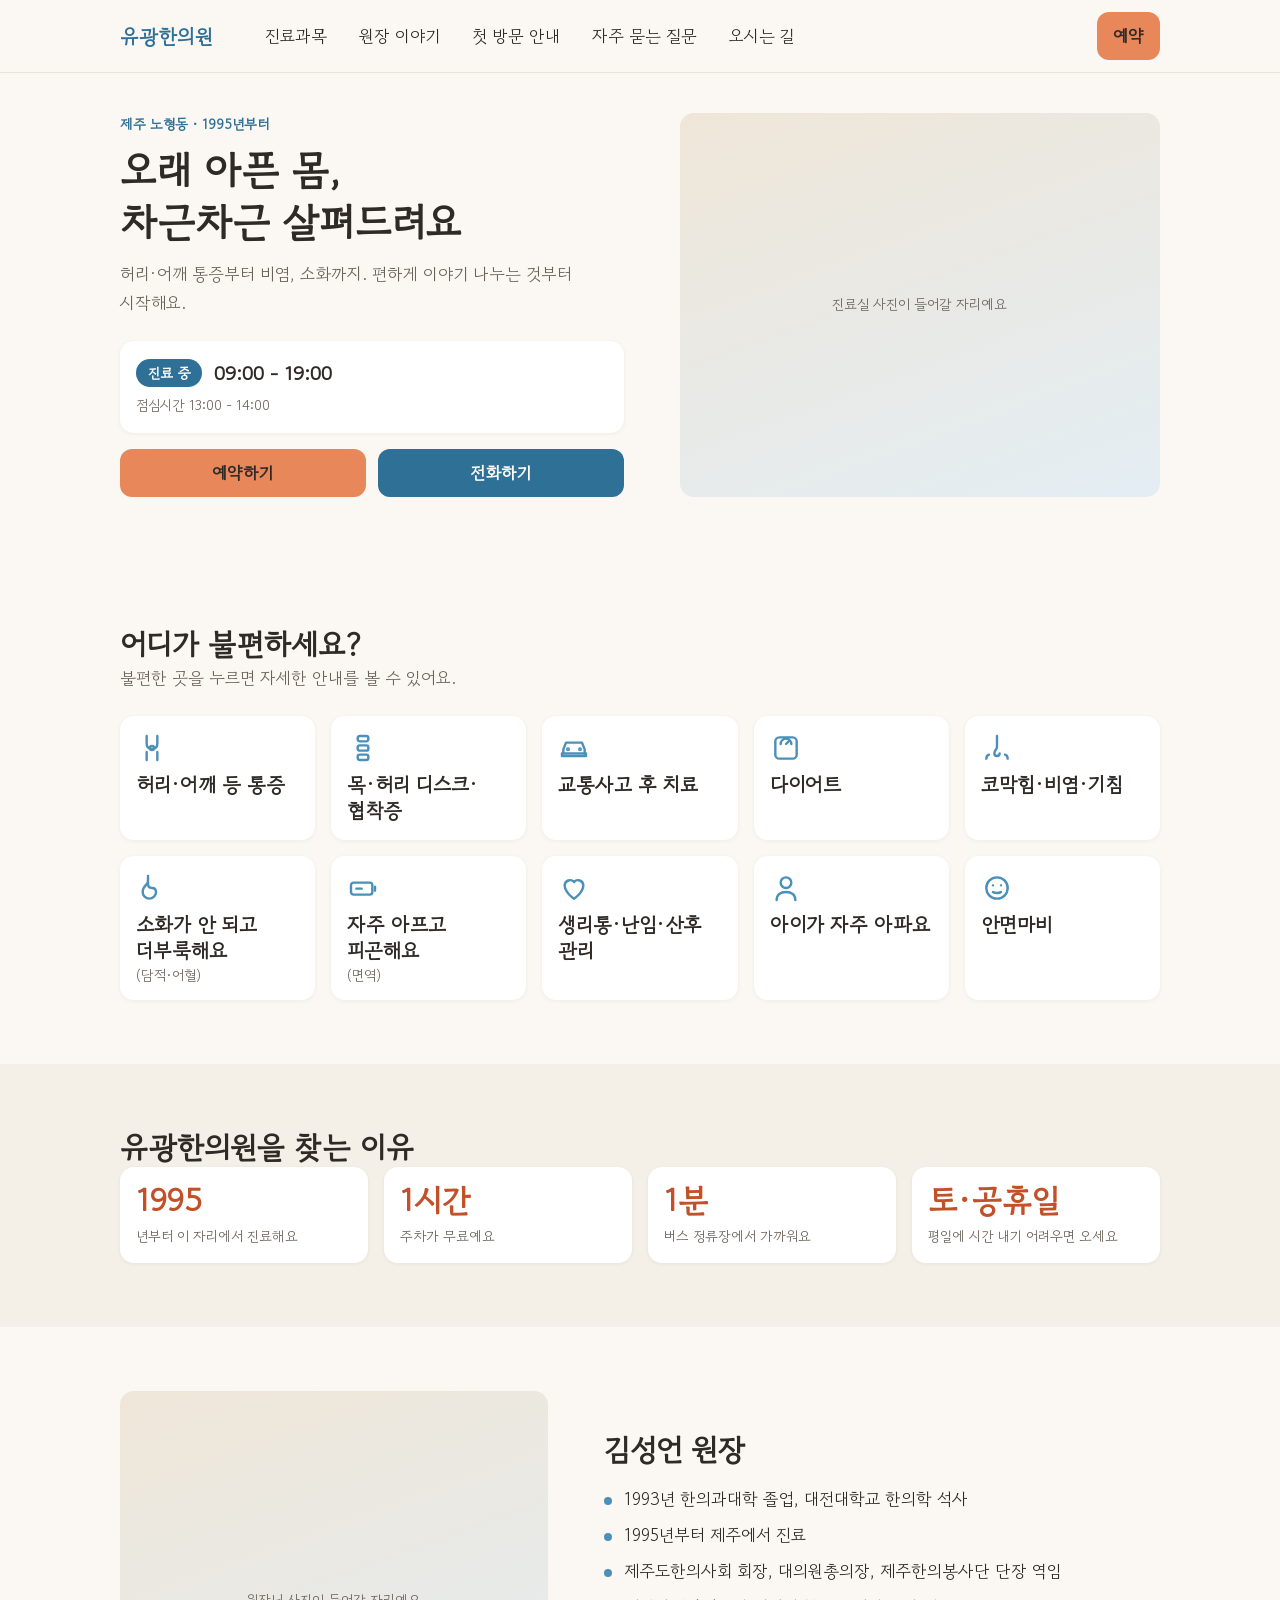
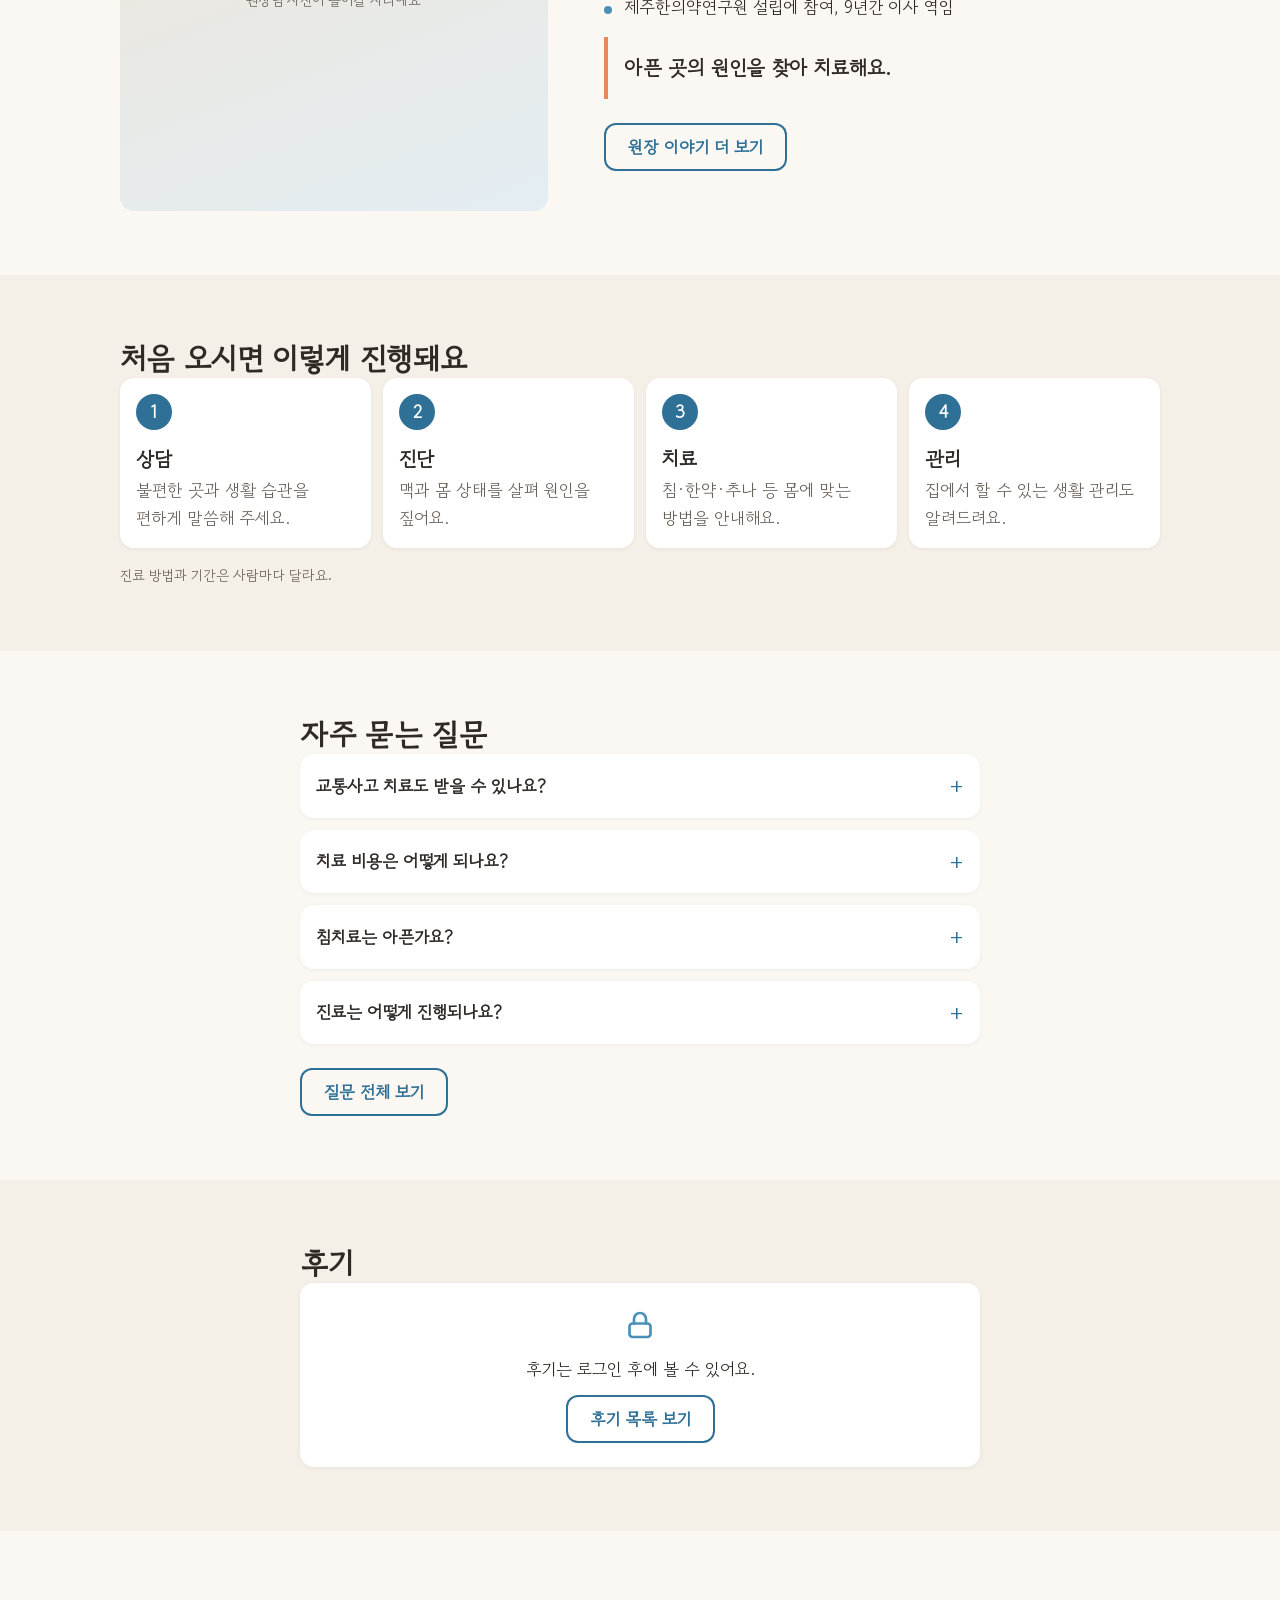
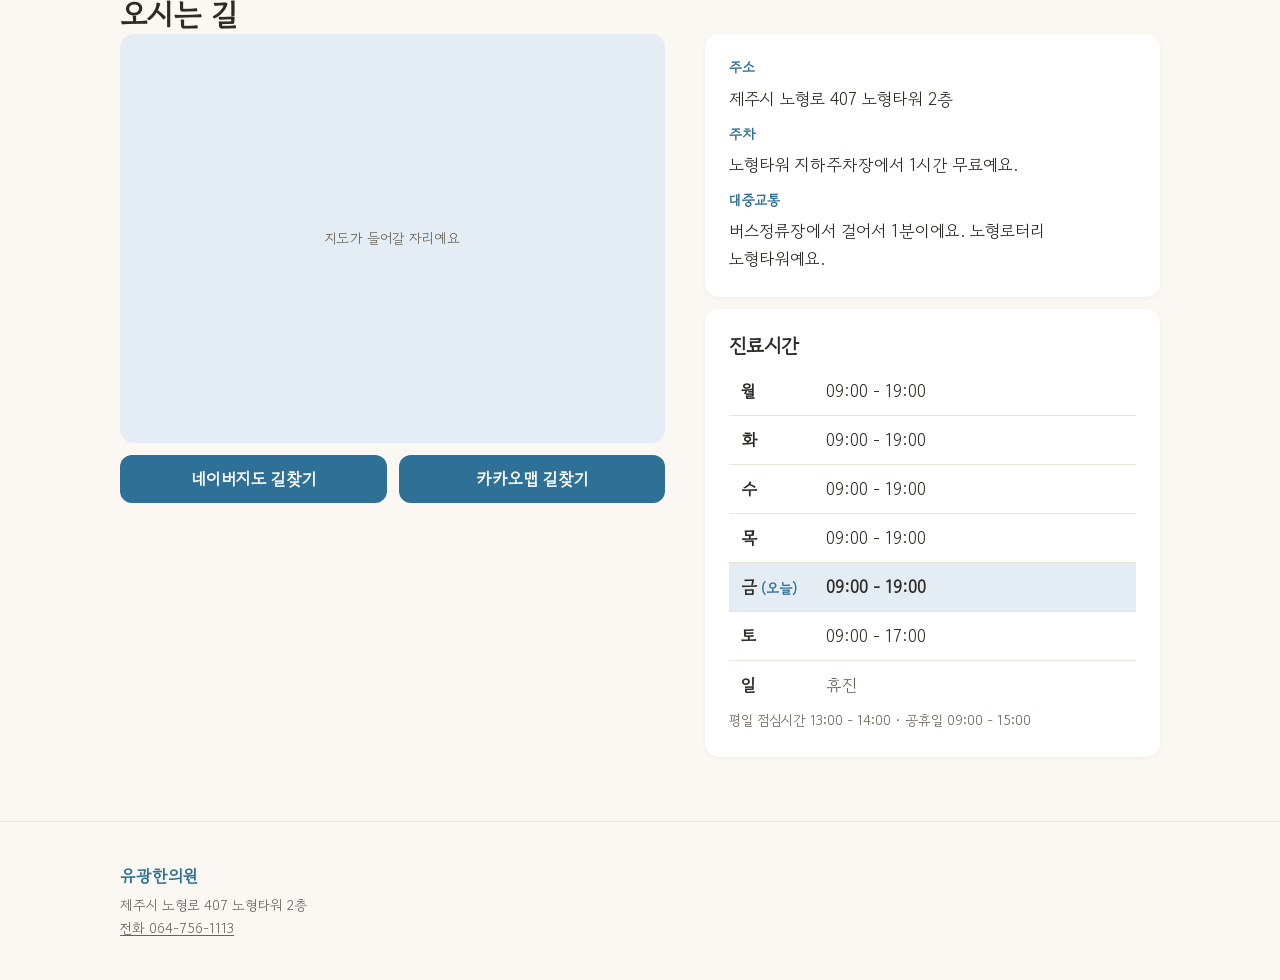
<file: index.html>
<!doctype html>
<html lang="ko">
<head>
  <meta charset="utf-8">
  <meta name="viewport" content="width=device-width, initial-scale=1">
  <title>제주 노형동 한의원 | 유광한의원</title>
  <meta name="description" content="제주 노형동 유광한의원. 허리·어깨 통증, 비염, 소화, 교통사고 치료. 오늘 진료시간과 전화·예약을 바로 확인하세요.">
  <link rel="stylesheet" href="css/tokens.css">
  <link rel="stylesheet" href="css/base.css">
  <link rel="stylesheet" href="css/components.css">
  <link rel="stylesheet" href="css/main.css">
</head>
<body>
  <!-- 선형 아이콘 세트 (24x24, stroke 1.8) -->
  <svg width="0" height="0" style="position:absolute" aria-hidden="true" focusable="false">
    <defs>
      <symbol id="i-joint" viewBox="0 0 24 24" fill="none" stroke="currentColor" stroke-width="1.8" stroke-linecap="round" stroke-linejoin="round"><path d="M8 3v6a4 4 0 0 0 8 0V3"/><path d="M8 21v-6M16 21v-6"/><circle cx="12" cy="12" r="1.5"/></symbol>
      <symbol id="i-spine" viewBox="0 0 24 24" fill="none" stroke="currentColor" stroke-width="1.8" stroke-linecap="round" stroke-linejoin="round"><rect x="8" y="3" width="8" height="4" rx="1.5"/><rect x="8" y="10" width="8" height="4" rx="1.5"/><rect x="8" y="17" width="8" height="4" rx="1.5"/></symbol>
      <symbol id="i-car" viewBox="0 0 24 24" fill="none" stroke="currentColor" stroke-width="1.8" stroke-linecap="round" stroke-linejoin="round"><path d="M4 16v-3l2-5h12l2 5v3"/><path d="M3 16h18v2H3z"/><circle cx="7.5" cy="13" r=".6"/><circle cx="16.5" cy="13" r=".6"/></symbol>
      <symbol id="i-nose" viewBox="0 0 24 24" fill="none" stroke="currentColor" stroke-width="1.8" stroke-linecap="round" stroke-linejoin="round"><path d="M12 3v8c0 2-2 3-2 5a2 2 0 0 0 4 0"/><path d="M6 17c-1.5.5-2 2-2 3M18 17c1.5.5 2 2 2 3"/></symbol>
      <symbol id="i-stomach" viewBox="0 0 24 24" fill="none" stroke="currentColor" stroke-width="1.8" stroke-linecap="round" stroke-linejoin="round"><path d="M9 3v4c0 3-4 3-4 8a5 5 0 0 0 10 0c0-2-1-3-3-3-2 0-3-1-3-3V3"/></symbol>
      <symbol id="i-battery" viewBox="0 0 24 24" fill="none" stroke="currentColor" stroke-width="1.8" stroke-linecap="round" stroke-linejoin="round"><rect x="3" y="8" width="16" height="9" rx="2"/><path d="M21 11v3"/><path d="M7 12.5h4"/></symbol>
      <symbol id="i-heart" viewBox="0 0 24 24" fill="none" stroke="currentColor" stroke-width="1.8" stroke-linecap="round" stroke-linejoin="round"><path d="M12 20s-7-4.5-7-10a4 4 0 0 1 7-2.5A4 4 0 0 1 19 10c0 5.5-7 10-7 10z"/></symbol>
      <symbol id="i-child" viewBox="0 0 24 24" fill="none" stroke="currentColor" stroke-width="1.8" stroke-linecap="round" stroke-linejoin="round"><circle cx="12" cy="8" r="4"/><path d="M5 21c0-4 3-6 7-6s7 2 7 6"/></symbol>
      <symbol id="i-head" viewBox="0 0 24 24" fill="none" stroke="currentColor" stroke-width="1.8" stroke-linecap="round" stroke-linejoin="round"><circle cx="12" cy="12" r="8"/><path d="M8.5 10.5h.01M15.5 10.5h.01M9 15c1 1 5 1 6 0"/></symbol>
      <symbol id="i-scale" viewBox="0 0 24 24" fill="none" stroke="currentColor" stroke-width="1.8" stroke-linecap="round" stroke-linejoin="round"><rect x="4" y="4" width="16" height="16" rx="3"/><path d="M8 9a4 4 0 0 1 8 0M12 9l2-2"/></symbol>
      <symbol id="i-face" viewBox="0 0 24 24" fill="none" stroke="currentColor" stroke-width="1.8" stroke-linecap="round" stroke-linejoin="round"><circle cx="12" cy="12" r="8"/><path d="M9 10h.01M15 10h.01M9 15c1.2 1 4.8 1 6 0"/></symbol>
    </defs>
  </svg>

  <header class="site-header">
    <div class="site-header__inner">
      <a class="logo" href="./">유광한의원</a>
      <a class="btn btn--point" href="https://booking.naver.com/booking/13/bizes/1227770" target="_blank" rel="noopener">예약</a>
      <button class="menu-toggle" type="button" aria-label="메뉴 열기" aria-controls="site-nav" aria-expanded="false">
        <svg viewBox="0 0 24 24" fill="none" stroke="currentColor" stroke-width="2" stroke-linecap="round" aria-hidden="true"><path d="M4 7h16M4 12h16M4 17h16"/></svg>
      </button>
      <nav class="site-nav" id="site-nav" aria-label="주요 메뉴">
        <ul>
          <li><a href="#symptoms">진료과목</a></li>
          <li><a href="#about">원장 이야기</a></li>
          <li><a href="#first-visit">첫 방문 안내</a></li>
          <li><a href="#faq">자주 묻는 질문</a></li>
          <li><a href="#location">오시는 길</a></li>
        </ul>
      </nav>
    </div>
  </header>

  <main>
    <section class="hero" aria-labelledby="hero-title">
      <div class="hero__inner">
        <div class="hero__text">
          <p class="hero__eyebrow">제주 노형동 · 1995년부터</p>
          <h1 id="hero-title">오래 아픈 몸,<br>차근차근 살펴드려요</h1>
          <p class="hero__lead">허리·어깨 통증부터 비염, 소화까지. 편하게 이야기 나누는 것부터 시작해요.</p>

          <div class="today" id="today" data-state="closed" role="status" aria-live="polite">
            <span class="today__badge">확인 중</span>
            <span class="today__time">오늘 진료시간</span>
            <span class="today__note"></span>
          </div>

          <div class="hero__actions" id="reserve">
            <a class="btn btn--point" href="https://booking.naver.com/booking/13/bizes/1227770" target="_blank" rel="noopener">예약하기</a>
            <a class="btn" href="tel:" data-tel>전화하기</a>
          </div>
        </div>

        <!-- 실제 진료실·상담 사진으로 교체 (alt 필수) -->
        <div class="hero__photo" role="img" aria-label="밝은 진료실 사진 자리">
          진료실 사진이 들어갈 자리예요
        </div>
      </div>
    </section>

    <section class="section" id="symptoms" aria-labelledby="symptoms-title">
      <div class="wrap">
        <h2 id="symptoms-title">어디가 불편하세요?</h2>
        <p class="section__lead">불편한 곳을 누르면 자세한 안내를 볼 수 있어요.</p>
        <ul class="grid-cards">
          <li><a class="icon-card" href="subjects/pain.html"><svg class="icon-card__icon" aria-hidden="true"><use href="#i-joint"/></svg><span class="icon-card__title">허리·어깨 등 통증</span></a></li>
          <li><a class="icon-card" href="subjects/disc.html"><svg class="icon-card__icon" aria-hidden="true"><use href="#i-spine"/></svg><span class="icon-card__title">목·허리 디스크·협착증</span></a></li>
          <li><a class="icon-card" href="subjects/traffic.html"><svg class="icon-card__icon" aria-hidden="true"><use href="#i-car"/></svg><span class="icon-card__title">교통사고 후 치료</span></a></li>
          <li><a class="icon-card" href="subjects/diet.html"><svg class="icon-card__icon" aria-hidden="true"><use href="#i-scale"/></svg><span class="icon-card__title">다이어트</span></a></li>
          <li><a class="icon-card" href="subjects/rhinitis.html"><svg class="icon-card__icon" aria-hidden="true"><use href="#i-nose"/></svg><span class="icon-card__title">코막힘·비염·기침</span></a></li>
          <li><a class="icon-card" href="subjects/digestion.html"><svg class="icon-card__icon" aria-hidden="true"><use href="#i-stomach"/></svg><span class="icon-card__title">소화가 안 되고 더부룩해요 <span class="icon-card__sub">(담적·어혈)</span></span></a></li>
          <li><a class="icon-card" href="subjects/immunity.html"><svg class="icon-card__icon" aria-hidden="true"><use href="#i-battery"/></svg><span class="icon-card__title">자주 아프고 피곤해요 <span class="icon-card__sub">(면역)</span></span></a></li>
          <li><a class="icon-card" href="subjects/women.html"><svg class="icon-card__icon" aria-hidden="true"><use href="#i-heart"/></svg><span class="icon-card__title">생리통·난임·산후 관리</span></a></li>
          <li><a class="icon-card" href="subjects/pediatric.html"><svg class="icon-card__icon" aria-hidden="true"><use href="#i-child"/></svg><span class="icon-card__title">아이가 자주 아파요</span></a></li>
          <li><a class="icon-card" href="subjects/facial.html"><svg class="icon-card__icon" aria-hidden="true"><use href="#i-face"/></svg><span class="icon-card__title">안면마비</span></a></li>
        </ul>
      </div>
    </section>

    <!-- 3. 강점 숫자 카드 (FR-05) -->
    <section class="section section--alt" id="strengths" aria-labelledby="strengths-title">
      <div class="wrap">
        <h2 id="strengths-title">유광한의원을 찾는 이유</h2>
        <ul class="grid-stats">
          <li class="card stat"><span class="stat__num">1995</span><span class="stat__label">년부터 이 자리에서 진료해요</span></li>
          <li class="card stat"><span class="stat__num">1시간</span><span class="stat__label">주차가 무료예요</span></li>
          <li class="card stat"><span class="stat__num">1분</span><span class="stat__label">버스 정류장에서 가까워요</span></li>
          <li class="card stat"><span class="stat__num">토·공휴일</span><span class="stat__label">평일에 시간 내기 어려우면 오세요</span></li>
        </ul>
      </div>
    </section>

    <!-- 4. 원장 소개 (FR-06): 철학 전문은 원장 이야기 페이지로 이전 -->
    <section class="section" id="about" aria-labelledby="about-title">
      <div class="wrap about">
        <div class="about__photo" role="img" aria-label="흰 가운을 입은 원장 사진 자리">원장님 사진이 들어갈 자리예요</div>
        <div class="about__text">
          <h2 id="about-title">김성언 원장</h2>
          <ul class="career">
            <li>1993년 한의과대학 졸업, 대전대학교 한의학 석사</li>
            <li>1995년부터 제주에서 진료</li>
            <li>제주도한의사회 회장, 대의원총의장, 제주한의봉사단 단장 역임</li>
            <li>제주한의약연구원 설립에 참여, 9년간 이사 역임</li>
          </ul>
          <blockquote class="quote">아픈 곳의 원인을 찾아 치료해요.</blockquote>
          <a class="btn btn--outline" href="#">원장 이야기 더 보기</a>
        </div>
      </div>
    </section>

    <!-- 5. 첫 방문 안내 (FR-07) -->
    <section class="section section--alt" id="first-visit" aria-labelledby="visit-title">
      <div class="wrap">
        <h2 id="visit-title">처음 오시면 이렇게 진행돼요</h2>
        <!-- TODO: 단계별 소요 시간 원장님 확인 후 각 단계에 추가 -->
        <ol class="steps">
          <li class="card step"><span class="step__no">1</span><div><h3>상담</h3><p>불편한 곳과 생활 습관을 편하게 말씀해 주세요.</p></div></li>
          <li class="card step"><span class="step__no">2</span><div><h3>진단</h3><p>맥과 몸 상태를 살펴 원인을 짚어요.</p></div></li>
          <li class="card step"><span class="step__no">3</span><div><h3>치료</h3><p>침·한약·추나 등 몸에 맞는 방법을 안내해요.</p></div></li>
          <li class="card step"><span class="step__no">4</span><div><h3>관리</h3><p>집에서 할 수 있는 생활 관리도 알려드려요.</p></div></li>
        </ol>
        <p class="caption section__note">진료 방법과 기간은 사람마다 달라요.</p>
      </div>
    </section>

    <!-- 6. 자주 묻는 질문 (FR-08): 상위 4개 -->
    <section class="section" id="faq" aria-labelledby="faq-title">
      <div class="wrap wrap--narrow">
        <h2 id="faq-title">자주 묻는 질문</h2>
        <div class="faq">
          <details><summary>교통사고 치료도 받을 수 있나요?</summary><p>자동차보험으로 진료할 수 있고 본인부담금은 없어요. 사고접수번호나 담당자 연락처를 알려주시면 접수 절차를 도와드려요.</p></details>
          <details><summary>치료 비용은 어떻게 되나요?</summary><p>보험약과 첩약을 부담이 적은 가격으로 처방해요. 자세한 비용은 상담 후 치료 계획에 따라 안내해 드려요.</p></details>
          <details><summary>침치료는 아픈가요?</summary><p>정확한 자리에 놓기 때문에 통증이 적어요.</p></details>
          <details><summary>진료는 어떻게 진행되나요?</summary><p>초기 상담에서 진단한 뒤 상태에 맞는 치료법을 제안해 드려요. 예약은 네이버 예약, 톡톡, 전화로 할 수 있어요.</p></details>
        </div>
        <p class="faq__more"><a class="btn btn--outline" href="#">질문 전체 보기</a></p>
      </div>
    </section>

    <!-- 7. 후기 (FR-13): 로그인 후 열람 유지, 실제 후기만 사용 -->
    <section class="section section--alt" id="reviews" aria-labelledby="reviews-title">
      <div class="wrap wrap--narrow">
        <h2 id="reviews-title">후기</h2>
        <div class="card review-lock">
          <svg class="review-lock__icon" viewBox="0 0 24 24" fill="none" stroke="currentColor" stroke-width="1.8" stroke-linecap="round" stroke-linejoin="round" aria-hidden="true"><rect x="5" y="11" width="14" height="9" rx="2"/><path d="M8 11V8a4 4 0 0 1 8 0v3"/></svg>
          <p>후기는 로그인 후에 볼 수 있어요.</p>
          <a class="btn btn--outline" href="https://jejuclinic.imweb.me/46" target="_blank" rel="noopener">후기 목록 보기</a>
        </div>
      </div>
    </section>

    <!-- 8. 오시는 길 · 진료시간 (FR-09) -->
    <section class="section" id="location" aria-labelledby="location-title">
      <div class="wrap">
        <h2 id="location-title">오시는 길</h2>
        <div class="location">
          <div class="location__map">
            <!-- TODO: 지도 임베드(네이버/카카오 API 키 필요)로 교체 -->
            <div class="map-placeholder" role="img" aria-label="유광한의원 위치 지도 자리">지도가 들어갈 자리예요</div>
            <div class="location__btns">
              <a class="btn" href="https://map.naver.com/p/entry/place/1622595540" target="_blank" rel="noopener">네이버지도 길찾기</a>
              <a class="btn" href="https://map.kakao.com/?q=%EC%9C%A0%EA%B4%91%ED%95%9C%EC%9D%98%EC%9B%90%20%EB%85%B8%ED%98%95%EB%8F%99" target="_blank" rel="noopener">카카오맵 길찾기</a>
            </div>
          </div>
          <div class="location__info">
            <div class="card info">
              <h3>주소</h3>
              <p>제주시 노형로 407 노형타워 2층</p>
              <h3>주차</h3>
              <p>노형타워 지하주차장에서 1시간 무료예요.</p>
              <h3>대중교통</h3>
              <p>버스정류장에서 걸어서 1분이에요. 노형로터리 노형타워예요.</p>
            </div>
            <div class="card">
              <h3>진료시간</h3>
              <table class="hours" id="hours-table">
                <caption class="visually-hidden">요일별 진료시간</caption>
                <tbody></tbody>
              </table>
              <p class="caption" id="hours-note"></p>
            </div>
          </div>
        </div>
      </div>
    </section>
  </main>

  <footer class="site-footer">
    <div class="wrap">
      <p class="site-footer__name">유광한의원</p>
      <p class="caption">제주시 노형로 407 노형타워 2층</p>
      <p class="caption"><a href="tel:" data-tel data-tel-text></a></p>
    </div>
  </footer>

  <nav class="bottom-bar" aria-label="빠른 연락">
    <a class="btn" href="https://talk.naver.com/ct/wgcrt8j" target="_blank" rel="noopener">톡톡</a>
    <a class="btn btn--point" href="https://booking.naver.com/booking/13/bizes/1227770" target="_blank" rel="noopener">예약</a>
    <a class="btn" href="tel:" data-tel>전화</a>
  </nav>

  <script src="js/main.js"></script>
</body>
</html>
</file>
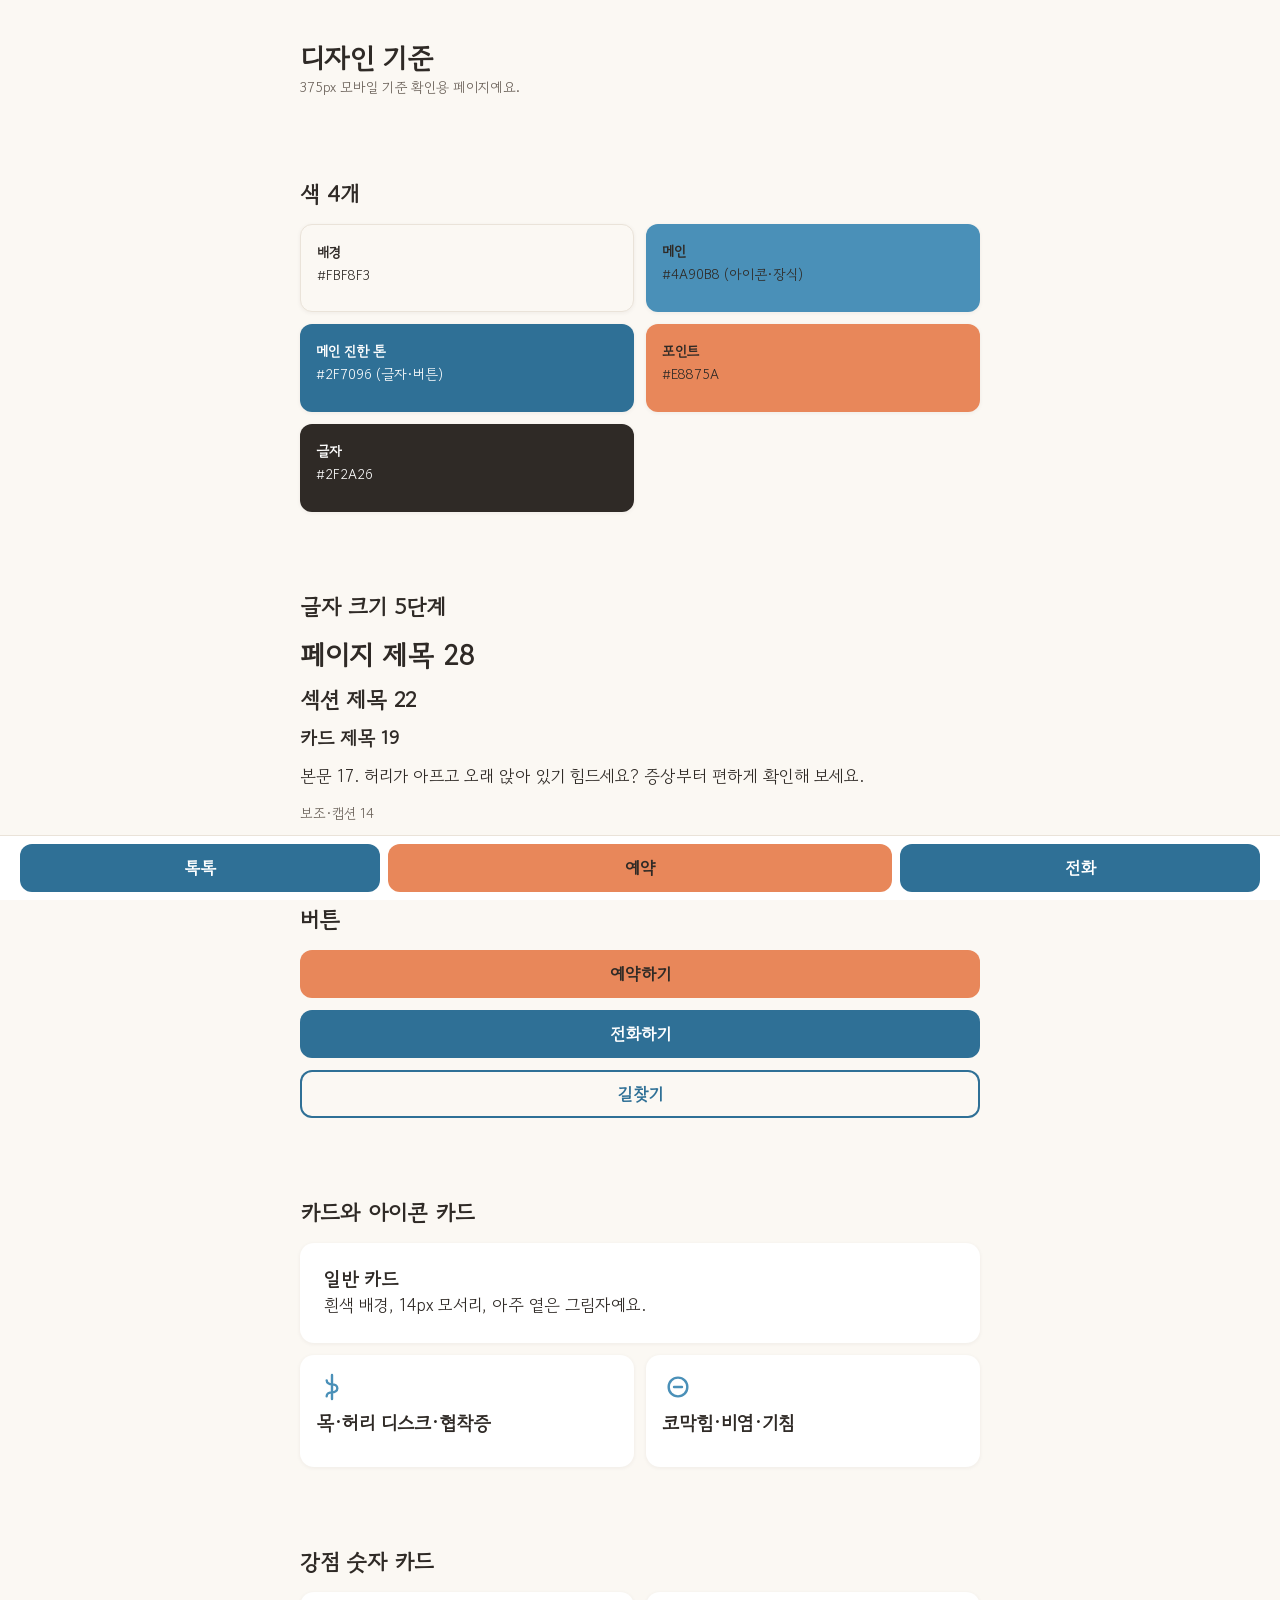
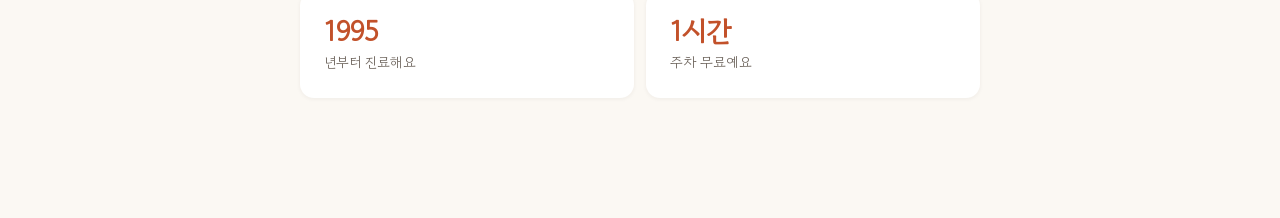
<file: design-system.html>
<!doctype html>
<html lang="ko">
<head>
  <meta charset="utf-8">
  <meta name="viewport" content="width=device-width, initial-scale=1">
  <title>유광한의원 디자인 기준</title>
  <link rel="stylesheet" href="css/tokens.css">
  <link rel="stylesheet" href="css/base.css">
  <link rel="stylesheet" href="css/components.css">
  <style>
    /* 확인용 페이지 전용 */
    body { padding-bottom: 80px; }
    .swatches { display: grid; grid-template-columns: 1fr 1fr; gap: 12px; }
    .swatch { border-radius: var(--radius-sm); padding: var(--space-2); min-height: 88px; box-shadow: var(--shadow); font-size: var(--fs-caption); }
    .stack { display: flex; flex-direction: column; gap: 12px; }
  </style>
</head>
<body>
  <main class="container">
    <section class="section">
      <h1>디자인 기준</h1>
      <p class="caption">375px 모바일 기준 확인용 페이지예요.</p>
    </section>

    <section class="section">
      <h2>색 4개</h2>
      <div class="swatches">
        <div class="swatch" style="background:var(--color-bg);border:1px solid var(--color-line)"><strong>배경</strong><br>#FBF8F3</div>
        <div class="swatch" style="background:var(--color-main);color:var(--color-text)"><strong>메인</strong><br>#4A90B8 (아이콘·장식)</div>
        <div class="swatch" style="background:var(--color-main-strong);color:#fff"><strong>메인 진한 톤</strong><br>#2F7096 (글자·버튼)</div>
        <div class="swatch" style="background:var(--color-point);color:var(--color-text)"><strong>포인트</strong><br>#E8875A</div>
        <div class="swatch" style="background:var(--color-text);color:#fff"><strong>글자</strong><br>#2F2A26</div>
      </div>
    </section>

    <section class="section">
      <h2>글자 크기 5단계</h2>
      <div class="stack">
        <h1>페이지 제목 28</h1>
        <h2>섹션 제목 22</h2>
        <h3>카드 제목 19</h3>
        <p>본문 17. 허리가 아프고 오래 앉아 있기 힘드세요? 증상부터 편하게 확인해 보세요.</p>
        <p class="caption">보조·캡션 14</p>
      </div>
    </section>

    <section class="section">
      <h2>버튼</h2>
      <div class="stack">
        <a class="btn btn--point btn--block" href="#">예약하기</a>
        <a class="btn btn--block" href="tel:0000000000">전화하기</a>
        <a class="btn btn--outline btn--block" href="#">길찾기</a>
      </div>
    </section>

    <section class="section">
      <h2>카드와 아이콘 카드</h2>
      <div class="stack">
        <div class="card">
          <h3>일반 카드</h3>
          <p>흰색 배경, 14px 모서리, 아주 옅은 그림자예요.</p>
        </div>
        <div class="grid-2">
          <a class="icon-card" href="#">
            <svg class="icon-card__icon" viewBox="0 0 24 24" fill="none" stroke="currentColor" stroke-width="1.8" stroke-linecap="round" stroke-linejoin="round" aria-hidden="true"><path d="M12 3v18M8 7c0 2 2 3 4 3s4 1 4 3-2 3-4 3-4 1-4 3"/></svg>
            <span class="icon-card__title">목·허리 디스크·협착증</span>
          </a>
          <a class="icon-card" href="#">
            <svg class="icon-card__icon" viewBox="0 0 24 24" fill="none" stroke="currentColor" stroke-width="1.8" stroke-linecap="round" stroke-linejoin="round" aria-hidden="true"><path d="M5 12c0-4 3-7 7-7s7 3 7 7-3 7-7 7-7-3-7-7z"/><path d="M9 12h6"/></svg>
            <span class="icon-card__title">코막힘·비염·기침</span>
          </a>
        </div>
      </div>
    </section>

    <section class="section">
      <h2>강점 숫자 카드</h2>
      <div class="grid-2">
        <div class="card stat"><span class="stat__num">1995</span><span class="stat__label">년부터 진료해요</span></div>
        <div class="card stat"><span class="stat__num">1시간</span><span class="stat__label">주차 무료예요</span></div>
      </div>
    </section>
  </main>

  <nav class="bottom-bar" aria-label="빠른 연락">
    <a class="btn" href="#">톡톡</a>
    <a class="btn btn--point" href="#">예약</a>
    <a class="btn" href="tel:0000000000">전화</a>
  </nav>
</body>
</html>
</file>
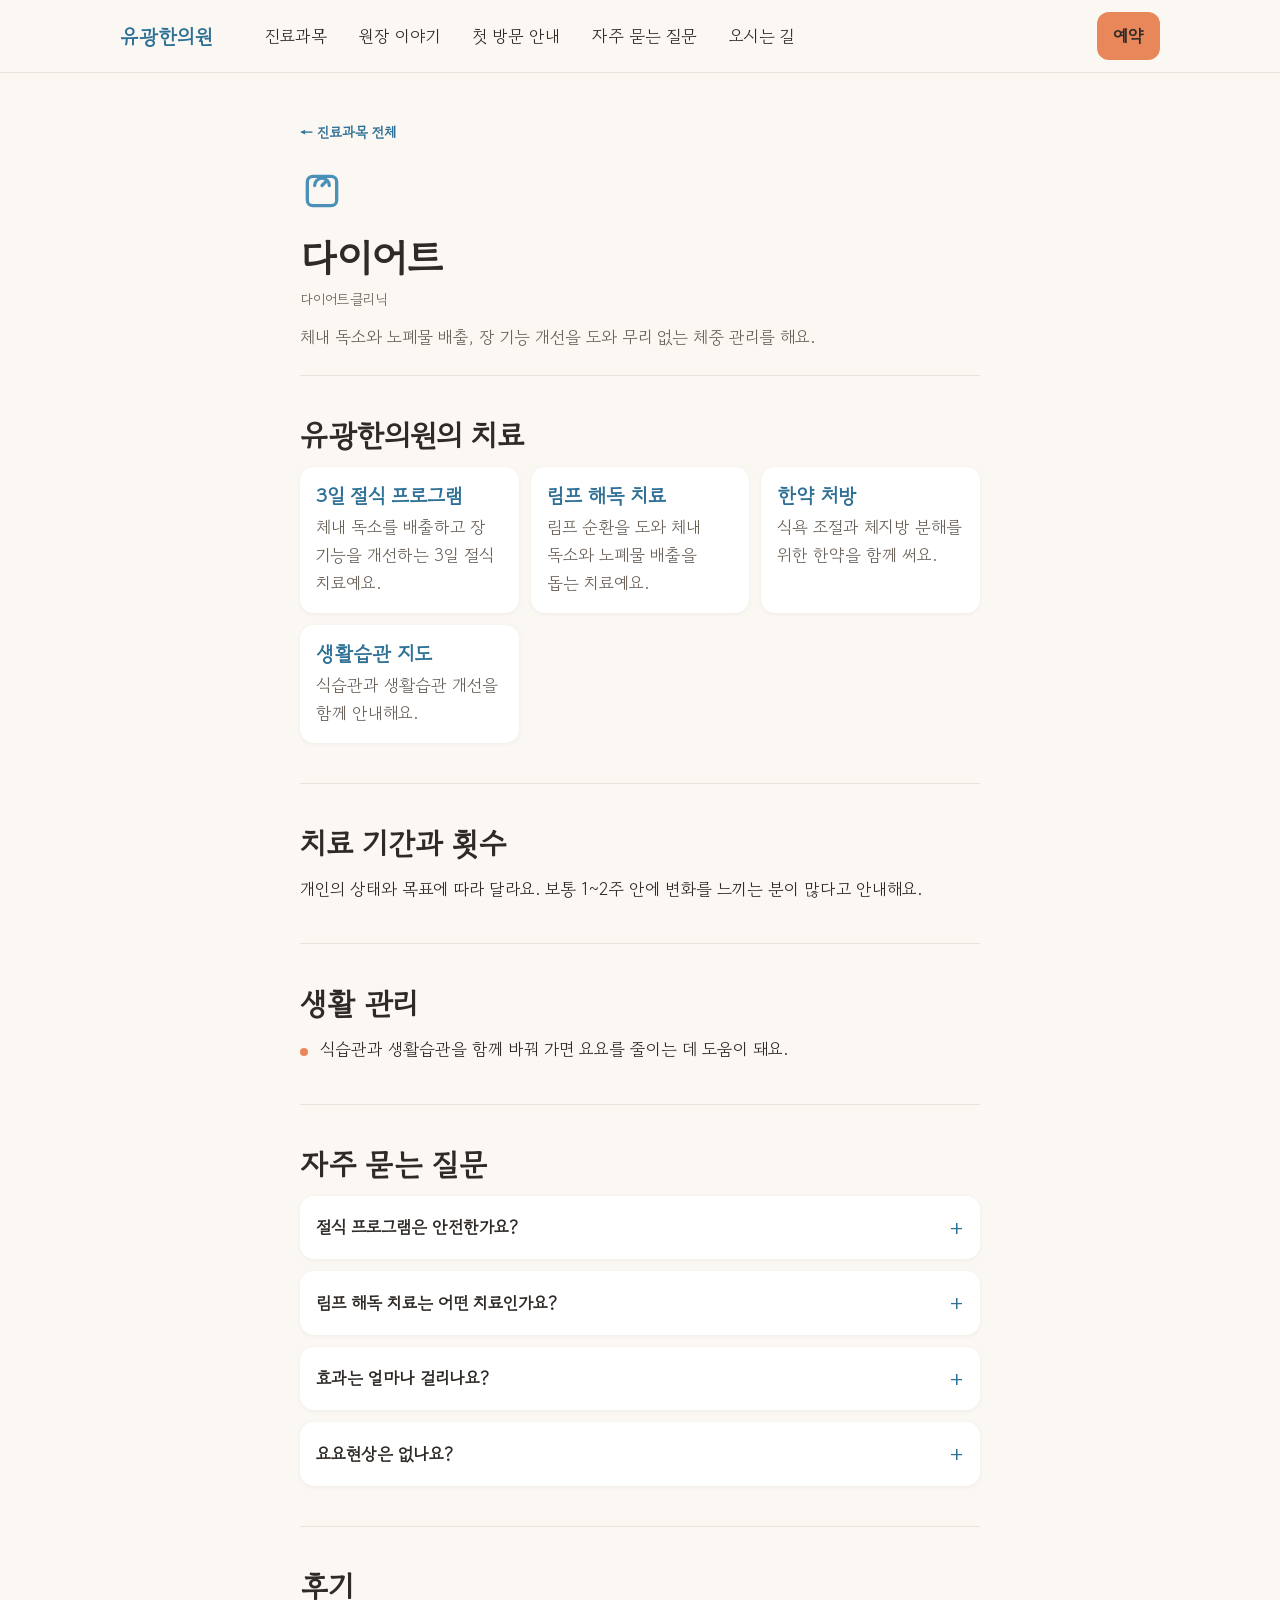
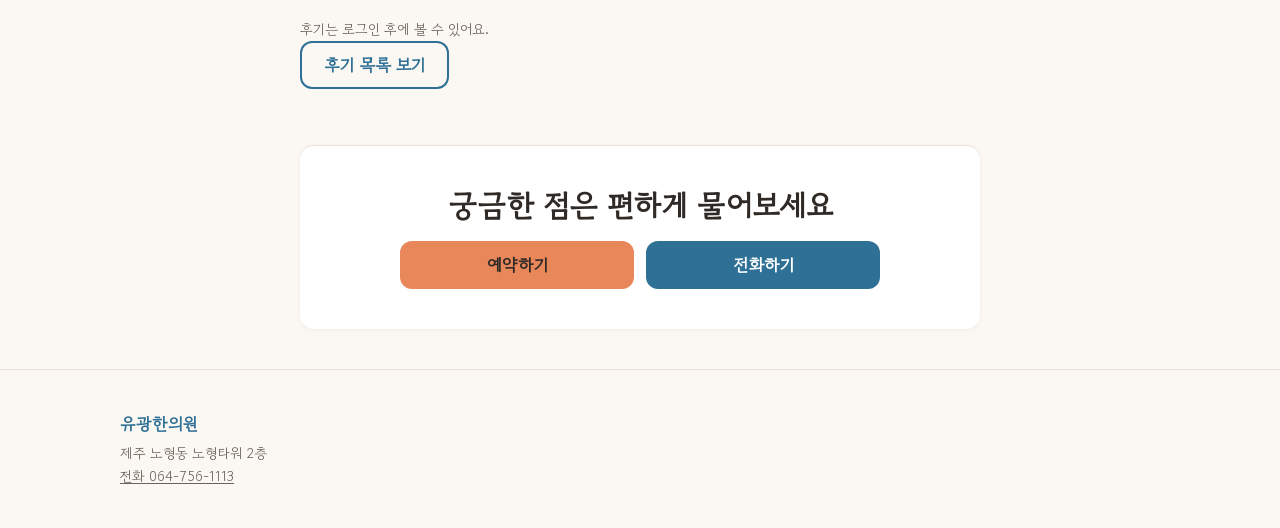
<file: subjects/diet.html>
<!doctype html>
<html lang="ko">
<head>
  <meta charset="utf-8">
  <meta name="viewport" content="width=device-width, initial-scale=1">
  <title>다이어트 | 제주 노형동 한의원 유광한의원</title>
  <meta name="description" content="제주 노형동 유광한의원의 다이어트 안내. 체내 독소와 노폐물 배출, 장 기능 개선을 도와 무리 없는 체중 관리를 해요.">
  <link rel="stylesheet" href="../css/tokens.css">
  <link rel="stylesheet" href="../css/base.css">
  <link rel="stylesheet" href="../css/components.css">
  <link rel="stylesheet" href="../css/main.css">
  <link rel="stylesheet" href="../css/subject.css">
</head>
<body>
  <svg width="0" height="0" style="position:absolute" aria-hidden="true" focusable="false">
    <defs>
      <symbol id="i-joint" viewBox="0 0 24 24" fill="none" stroke="currentColor" stroke-width="1.8" stroke-linecap="round" stroke-linejoin="round"><path d="M8 3v6a4 4 0 0 0 8 0V3"/><path d="M8 21v-6M16 21v-6"/><circle cx="12" cy="12" r="1.5"/></symbol>
      <symbol id="i-spine" viewBox="0 0 24 24" fill="none" stroke="currentColor" stroke-width="1.8" stroke-linecap="round" stroke-linejoin="round"><rect x="8" y="3" width="8" height="4" rx="1.5"/><rect x="8" y="10" width="8" height="4" rx="1.5"/><rect x="8" y="17" width="8" height="4" rx="1.5"/></symbol>
      <symbol id="i-car" viewBox="0 0 24 24" fill="none" stroke="currentColor" stroke-width="1.8" stroke-linecap="round" stroke-linejoin="round"><path d="M4 16v-3l2-5h12l2 5v3"/><path d="M3 16h18v2H3z"/><circle cx="7.5" cy="13" r=".6"/><circle cx="16.5" cy="13" r=".6"/></symbol>
      <symbol id="i-nose" viewBox="0 0 24 24" fill="none" stroke="currentColor" stroke-width="1.8" stroke-linecap="round" stroke-linejoin="round"><path d="M12 3v8c0 2-2 3-2 5a2 2 0 0 0 4 0"/><path d="M6 17c-1.5.5-2 2-2 3M18 17c1.5.5 2 2 2 3"/></symbol>
      <symbol id="i-stomach" viewBox="0 0 24 24" fill="none" stroke="currentColor" stroke-width="1.8" stroke-linecap="round" stroke-linejoin="round"><path d="M9 3v4c0 3-4 3-4 8a5 5 0 0 0 10 0c0-2-1-3-3-3-2 0-3-1-3-3V3"/></symbol>
      <symbol id="i-battery" viewBox="0 0 24 24" fill="none" stroke="currentColor" stroke-width="1.8" stroke-linecap="round" stroke-linejoin="round"><rect x="3" y="8" width="16" height="9" rx="2"/><path d="M21 11v3"/><path d="M7 12.5h4"/></symbol>
      <symbol id="i-heart" viewBox="0 0 24 24" fill="none" stroke="currentColor" stroke-width="1.8" stroke-linecap="round" stroke-linejoin="round"><path d="M12 20s-7-4.5-7-10a4 4 0 0 1 7-2.5A4 4 0 0 1 19 10c0 5.5-7 10-7 10z"/></symbol>
      <symbol id="i-child" viewBox="0 0 24 24" fill="none" stroke="currentColor" stroke-width="1.8" stroke-linecap="round" stroke-linejoin="round"><circle cx="12" cy="8" r="4"/><path d="M5 21c0-4 3-6 7-6s7 2 7 6"/></symbol>
      <symbol id="i-head" viewBox="0 0 24 24" fill="none" stroke="currentColor" stroke-width="1.8" stroke-linecap="round" stroke-linejoin="round"><circle cx="12" cy="12" r="8"/><path d="M8.5 10.5h.01M15.5 10.5h.01M9 15c1 1 5 1 6 0"/></symbol>
      <symbol id="i-scale" viewBox="0 0 24 24" fill="none" stroke="currentColor" stroke-width="1.8" stroke-linecap="round" stroke-linejoin="round"><rect x="4" y="4" width="16" height="16" rx="3"/><path d="M8 9a4 4 0 0 1 8 0M12 9l2-2"/></symbol>
      <symbol id="i-face" viewBox="0 0 24 24" fill="none" stroke="currentColor" stroke-width="1.8" stroke-linecap="round" stroke-linejoin="round"><circle cx="12" cy="12" r="8"/><path d="M9 10h.01M15 10h.01M9 15c1.2 1 4.8 1 6 0"/></symbol>
    </defs>
  </svg>

  <header class="site-header">
    <div class="site-header__inner">
      <a class="logo" href="../index.html">유광한의원</a>
      <a class="btn btn--point" href="https://booking.naver.com/booking/13/bizes/1227770" target="_blank" rel="noopener">예약</a>
      <button class="menu-toggle" type="button" aria-label="메뉴 열기" aria-controls="site-nav" aria-expanded="false">
        <svg viewBox="0 0 24 24" fill="none" stroke="currentColor" stroke-width="2" stroke-linecap="round" aria-hidden="true"><path d="M4 7h16M4 12h16M4 17h16"/></svg>
      </button>
      <nav class="site-nav" id="site-nav" aria-label="주요 메뉴">
        <ul>
          <li><a href="../index.html#symptoms">진료과목</a></li>
          <li><a href="../index.html#about">원장 이야기</a></li>
          <li><a href="../index.html#first-visit">첫 방문 안내</a></li>
          <li><a href="../index.html#faq">자주 묻는 질문</a></li>
          <li><a href="../index.html#location">오시는 길</a></li>
        </ul>
      </nav>
    </div>
  </header>

  <main>
    <div class="wrap wrap--narrow subject">
      <p class="back"><a href="../index.html#symptoms">← 진료과목 전체</a></p>

      <!-- 1. 과목명 + 한 줄 소개 -->
      <header class="subject__head">
        <svg class="subject__icon" aria-hidden="true"><use href="#i-scale"/></svg>
        <h1>다이어트</h1>
        <p class="caption">다이어트클리닉</p>
        <p class="subject__intro">체내 독소와 노폐물 배출, 장 기능 개선을 도와 무리 없는 체중 관리를 해요.</p>
      </header>




      <!-- 4. 유광한의원의 치료 -->
      <section class="block" aria-labelledby="tx">
        <h2 id="tx">유광한의원의 치료</h2>
        <ul class="tx-list">
          <li class="card"><h3>3일 절식 프로그램</h3><p>체내 독소를 배출하고 장 기능을 개선하는 3일 절식 치료예요.</p></li>
          <li class="card"><h3>림프 해독 치료</h3><p>림프 순환을 도와 체내 독소와 노폐물 배출을 돕는 치료예요.</p></li>
          <li class="card"><h3>한약 처방</h3><p>식욕 조절과 체지방 분해를 위한 한약을 함께 써요.</p></li>
          <li class="card"><h3>생활습관 지도</h3><p>식습관과 생활습관 개선을 함께 안내해요.</p></li>
        </ul>
      </section>

      <!-- 5. 치료 기간·횟수 -->
      <section class="block" aria-labelledby="dur">
        <h2 id="dur">치료 기간과 횟수</h2>
        <p>개인의 상태와 목표에 따라 달라요. 보통 1~2주 안에 변화를 느끼는 분이 많다고 안내해요.</p>
      </section>

      <!-- 6. 생활 관리 -->
      <section class="block" aria-labelledby="tips">
        <h2 id="tips">생활 관리</h2>
        <ul class="tips">
          <li>식습관과 생활습관을 함께 바꿔 가면 요요를 줄이는 데 도움이 돼요.</li>
        </ul>
      </section>

      <!-- 7. 과목별 자주 묻는 질문 -->
      <section class="block" aria-labelledby="faq">
        <h2 id="faq">자주 묻는 질문</h2>
        <div class="faq">
          <details><summary>절식 프로그램은 안전한가요?</summary><p>체질과 상태를 고려해 안전한 범위에서 진행해요.</p></details>
          <details><summary>림프 해독 치료는 어떤 치료인가요?</summary><p>림프 순환을 돕고 독소 배출을 도와 건강한 체중 관리를 지원해요.</p></details>
          <details><summary>효과는 얼마나 걸리나요?</summary><p>개인의 상태와 목표에 따라 달라요. 보통 1~2주 안에 변화를 느끼는 분이 많다고 안내해요.</p></details>
          <details><summary>요요현상은 없나요?</summary><p>체계적인 관리와 생활습관 개선으로 요요를 줄이도록 도와요.</p></details>
        </div>
      </section>

      <!-- 8. 관련 후기 (로그인 후 열람) -->
      <section class="block" aria-labelledby="rv">
        <h2 id="rv">후기</h2>
        <p class="caption">후기는 로그인 후에 볼 수 있어요.</p>
        <a class="btn btn--outline" href="https://jejuclinic.imweb.me/46" target="_blank" rel="noopener">후기 목록 보기</a>
      </section>

      <!-- 9. 예약·전화 -->
      <section class="block cta card" id="reserve" aria-labelledby="cta">
        <h2 id="cta">궁금한 점은 편하게 물어보세요</h2>
        <div class="cta__btns">
          <a class="btn btn--point" href="https://booking.naver.com/booking/13/bizes/1227770" target="_blank" rel="noopener">예약하기</a>
          <a class="btn" href="tel:" data-tel>전화하기</a>
        </div>
      </section>
    </div>
  </main>

  <footer class="site-footer">
    <div class="wrap">
      <p class="site-footer__name">유광한의원</p>
      <p class="caption">제주 노형동 노형타워 2층</p>
      <p class="caption"><a href="tel:" data-tel data-tel-text></a></p>
    </div>
  </footer>

  <nav class="bottom-bar" aria-label="빠른 연락">
    <a class="btn" href="https://talk.naver.com/ct/wgcrt8j" target="_blank" rel="noopener">톡톡</a>
    <a class="btn btn--point" href="https://booking.naver.com/booking/13/bizes/1227770" target="_blank" rel="noopener">예약</a>
    <a class="btn" href="tel:" data-tel>전화</a>
  </nav>

  <script src="../js/main.js"></script>
</body>
</html>
</file>
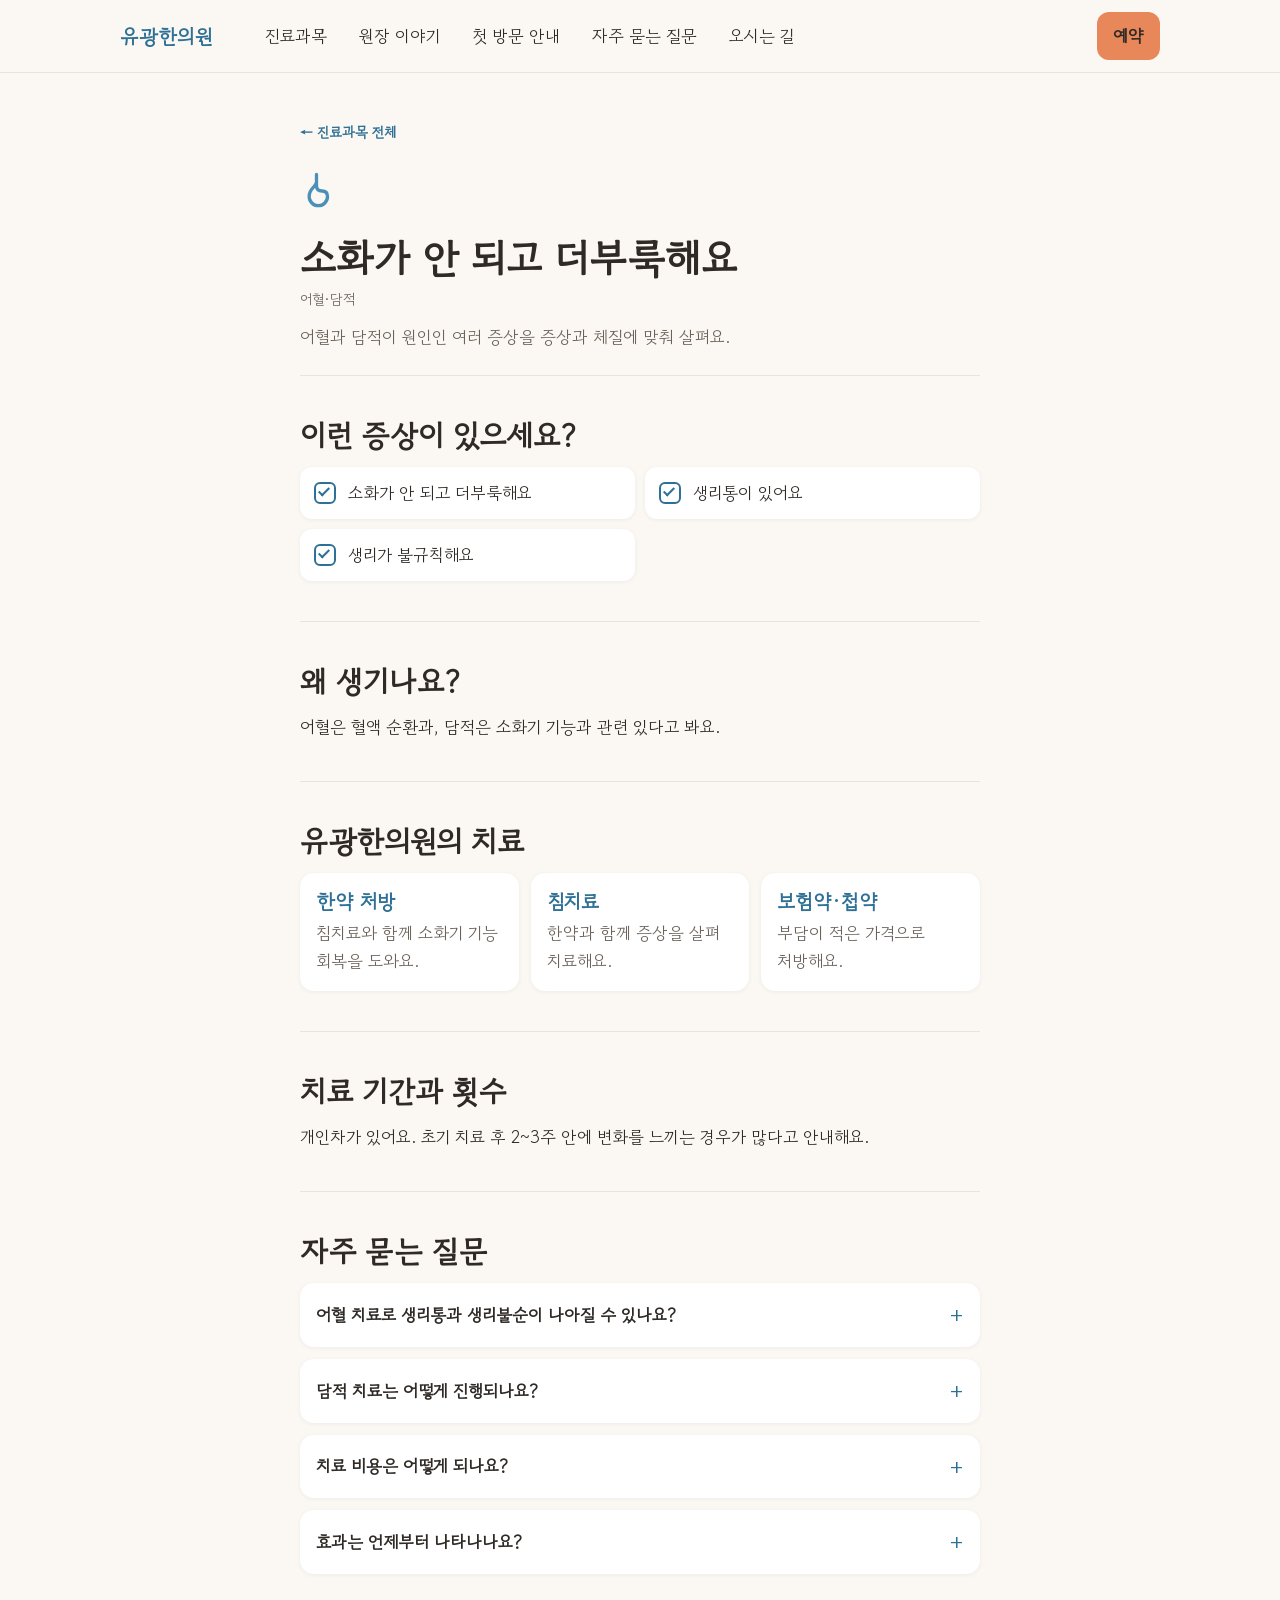
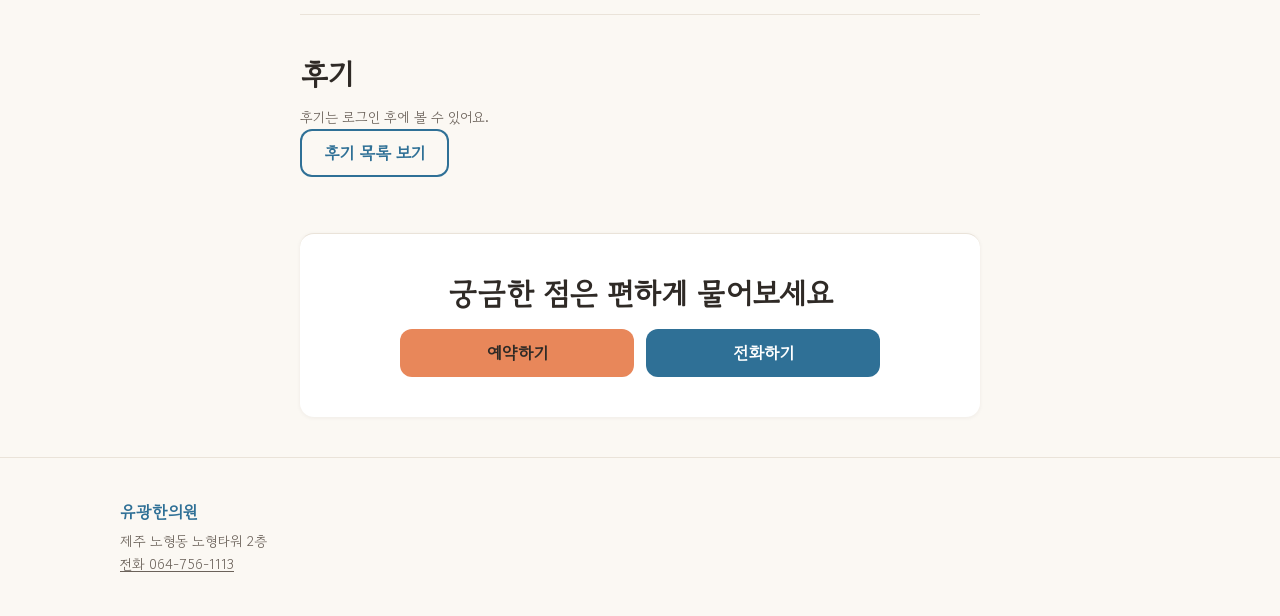
<file: subjects/digestion.html>
<!doctype html>
<html lang="ko">
<head>
  <meta charset="utf-8">
  <meta name="viewport" content="width=device-width, initial-scale=1">
  <title>소화가 안 되고 더부룩해요 | 제주 노형동 한의원 유광한의원</title>
  <meta name="description" content="제주 노형동 유광한의원의 소화가 안 되고 더부룩해요 안내. 어혈과 담적이 원인인 여러 증상을 증상과 체질에 맞춰 살펴요.">
  <link rel="stylesheet" href="../css/tokens.css">
  <link rel="stylesheet" href="../css/base.css">
  <link rel="stylesheet" href="../css/components.css">
  <link rel="stylesheet" href="../css/main.css">
  <link rel="stylesheet" href="../css/subject.css">
</head>
<body>
  <svg width="0" height="0" style="position:absolute" aria-hidden="true" focusable="false">
    <defs>
      <symbol id="i-joint" viewBox="0 0 24 24" fill="none" stroke="currentColor" stroke-width="1.8" stroke-linecap="round" stroke-linejoin="round"><path d="M8 3v6a4 4 0 0 0 8 0V3"/><path d="M8 21v-6M16 21v-6"/><circle cx="12" cy="12" r="1.5"/></symbol>
      <symbol id="i-spine" viewBox="0 0 24 24" fill="none" stroke="currentColor" stroke-width="1.8" stroke-linecap="round" stroke-linejoin="round"><rect x="8" y="3" width="8" height="4" rx="1.5"/><rect x="8" y="10" width="8" height="4" rx="1.5"/><rect x="8" y="17" width="8" height="4" rx="1.5"/></symbol>
      <symbol id="i-car" viewBox="0 0 24 24" fill="none" stroke="currentColor" stroke-width="1.8" stroke-linecap="round" stroke-linejoin="round"><path d="M4 16v-3l2-5h12l2 5v3"/><path d="M3 16h18v2H3z"/><circle cx="7.5" cy="13" r=".6"/><circle cx="16.5" cy="13" r=".6"/></symbol>
      <symbol id="i-nose" viewBox="0 0 24 24" fill="none" stroke="currentColor" stroke-width="1.8" stroke-linecap="round" stroke-linejoin="round"><path d="M12 3v8c0 2-2 3-2 5a2 2 0 0 0 4 0"/><path d="M6 17c-1.5.5-2 2-2 3M18 17c1.5.5 2 2 2 3"/></symbol>
      <symbol id="i-stomach" viewBox="0 0 24 24" fill="none" stroke="currentColor" stroke-width="1.8" stroke-linecap="round" stroke-linejoin="round"><path d="M9 3v4c0 3-4 3-4 8a5 5 0 0 0 10 0c0-2-1-3-3-3-2 0-3-1-3-3V3"/></symbol>
      <symbol id="i-battery" viewBox="0 0 24 24" fill="none" stroke="currentColor" stroke-width="1.8" stroke-linecap="round" stroke-linejoin="round"><rect x="3" y="8" width="16" height="9" rx="2"/><path d="M21 11v3"/><path d="M7 12.5h4"/></symbol>
      <symbol id="i-heart" viewBox="0 0 24 24" fill="none" stroke="currentColor" stroke-width="1.8" stroke-linecap="round" stroke-linejoin="round"><path d="M12 20s-7-4.5-7-10a4 4 0 0 1 7-2.5A4 4 0 0 1 19 10c0 5.5-7 10-7 10z"/></symbol>
      <symbol id="i-child" viewBox="0 0 24 24" fill="none" stroke="currentColor" stroke-width="1.8" stroke-linecap="round" stroke-linejoin="round"><circle cx="12" cy="8" r="4"/><path d="M5 21c0-4 3-6 7-6s7 2 7 6"/></symbol>
      <symbol id="i-head" viewBox="0 0 24 24" fill="none" stroke="currentColor" stroke-width="1.8" stroke-linecap="round" stroke-linejoin="round"><circle cx="12" cy="12" r="8"/><path d="M8.5 10.5h.01M15.5 10.5h.01M9 15c1 1 5 1 6 0"/></symbol>
      <symbol id="i-scale" viewBox="0 0 24 24" fill="none" stroke="currentColor" stroke-width="1.8" stroke-linecap="round" stroke-linejoin="round"><rect x="4" y="4" width="16" height="16" rx="3"/><path d="M8 9a4 4 0 0 1 8 0M12 9l2-2"/></symbol>
      <symbol id="i-face" viewBox="0 0 24 24" fill="none" stroke="currentColor" stroke-width="1.8" stroke-linecap="round" stroke-linejoin="round"><circle cx="12" cy="12" r="8"/><path d="M9 10h.01M15 10h.01M9 15c1.2 1 4.8 1 6 0"/></symbol>
    </defs>
  </svg>

  <header class="site-header">
    <div class="site-header__inner">
      <a class="logo" href="../index.html">유광한의원</a>
      <a class="btn btn--point" href="https://booking.naver.com/booking/13/bizes/1227770" target="_blank" rel="noopener">예약</a>
      <button class="menu-toggle" type="button" aria-label="메뉴 열기" aria-controls="site-nav" aria-expanded="false">
        <svg viewBox="0 0 24 24" fill="none" stroke="currentColor" stroke-width="2" stroke-linecap="round" aria-hidden="true"><path d="M4 7h16M4 12h16M4 17h16"/></svg>
      </button>
      <nav class="site-nav" id="site-nav" aria-label="주요 메뉴">
        <ul>
          <li><a href="../index.html#symptoms">진료과목</a></li>
          <li><a href="../index.html#about">원장 이야기</a></li>
          <li><a href="../index.html#first-visit">첫 방문 안내</a></li>
          <li><a href="../index.html#faq">자주 묻는 질문</a></li>
          <li><a href="../index.html#location">오시는 길</a></li>
        </ul>
      </nav>
    </div>
  </header>

  <main>
    <div class="wrap wrap--narrow subject">
      <p class="back"><a href="../index.html#symptoms">← 진료과목 전체</a></p>

      <!-- 1. 과목명 + 한 줄 소개 -->
      <header class="subject__head">
        <svg class="subject__icon" aria-hidden="true"><use href="#i-stomach"/></svg>
        <h1>소화가 안 되고 더부룩해요</h1>
        <p class="caption">어혈·담적</p>
        <p class="subject__intro">어혈과 담적이 원인인 여러 증상을 증상과 체질에 맞춰 살펴요.</p>
      </header>

      <!-- 2. 이런 증상이 있으세요? -->
      <section class="block" aria-labelledby="sx">
        <h2 id="sx">이런 증상이 있으세요?</h2>
        <ul class="checklist">
          <li>소화가 안 되고 더부룩해요</li>
          <li>생리통이 있어요</li>
          <li>생리가 불규칙해요</li>
        </ul>
      </section>

      <!-- 3. 왜 생기나요 -->
      <section class="block" aria-labelledby="cause">
        <h2 id="cause">왜 생기나요?</h2>
        <p>어혈은 혈액 순환과, 담적은 소화기 기능과 관련 있다고 봐요.</p>
      </section>


      <!-- 4. 유광한의원의 치료 -->
      <section class="block" aria-labelledby="tx">
        <h2 id="tx">유광한의원의 치료</h2>
        <ul class="tx-list">
          <li class="card"><h3>한약 처방</h3><p>침치료와 함께 소화기 기능 회복을 도와요.</p></li>
          <li class="card"><h3>침치료</h3><p>한약과 함께 증상을 살펴 치료해요.</p></li>
          <li class="card"><h3>보험약·첩약</h3><p>부담이 적은 가격으로 처방해요.</p></li>
        </ul>
      </section>

      <!-- 5. 치료 기간·횟수 -->
      <section class="block" aria-labelledby="dur">
        <h2 id="dur">치료 기간과 횟수</h2>
        <p>개인차가 있어요. 초기 치료 후 2~3주 안에 변화를 느끼는 경우가 많다고 안내해요.</p>
      </section>


      <!-- 7. 과목별 자주 묻는 질문 -->
      <section class="block" aria-labelledby="faq">
        <h2 id="faq">자주 묻는 질문</h2>
        <div class="faq">
          <details><summary>어혈 치료로 생리통과 생리불순이 나아질 수 있나요?</summary><p>어혈을 풀어 혈액 순환을 돕는 치료로 증상을 줄이는 데 도움을 드려요.</p></details>
          <details><summary>담적 치료는 어떻게 진행되나요?</summary><p>침치료와 한약을 함께 써서 소화기 기능 회복을 도와요.</p></details>
          <details><summary>치료 비용은 어떻게 되나요?</summary><p>보험약과 첩약을 부담이 적은 가격으로 처방해요. 자세한 비용은 상담 후에 안내해 드려요.</p></details>
          <details><summary>효과는 언제부터 나타나나요?</summary><p>개인차가 있어요. 초기 치료 후 2~3주 안에 변화를 느끼는 경우가 많다고 안내해요.</p></details>
        </div>
      </section>

      <!-- 8. 관련 후기 (로그인 후 열람) -->
      <section class="block" aria-labelledby="rv">
        <h2 id="rv">후기</h2>
        <p class="caption">후기는 로그인 후에 볼 수 있어요.</p>
        <a class="btn btn--outline" href="https://jejuclinic.imweb.me/46" target="_blank" rel="noopener">후기 목록 보기</a>
      </section>

      <!-- 9. 예약·전화 -->
      <section class="block cta card" id="reserve" aria-labelledby="cta">
        <h2 id="cta">궁금한 점은 편하게 물어보세요</h2>
        <div class="cta__btns">
          <a class="btn btn--point" href="https://booking.naver.com/booking/13/bizes/1227770" target="_blank" rel="noopener">예약하기</a>
          <a class="btn" href="tel:" data-tel>전화하기</a>
        </div>
      </section>
    </div>
  </main>

  <footer class="site-footer">
    <div class="wrap">
      <p class="site-footer__name">유광한의원</p>
      <p class="caption">제주 노형동 노형타워 2층</p>
      <p class="caption"><a href="tel:" data-tel data-tel-text></a></p>
    </div>
  </footer>

  <nav class="bottom-bar" aria-label="빠른 연락">
    <a class="btn" href="https://talk.naver.com/ct/wgcrt8j" target="_blank" rel="noopener">톡톡</a>
    <a class="btn btn--point" href="https://booking.naver.com/booking/13/bizes/1227770" target="_blank" rel="noopener">예약</a>
    <a class="btn" href="tel:" data-tel>전화</a>
  </nav>

  <script src="../js/main.js"></script>
</body>
</html>
</file>
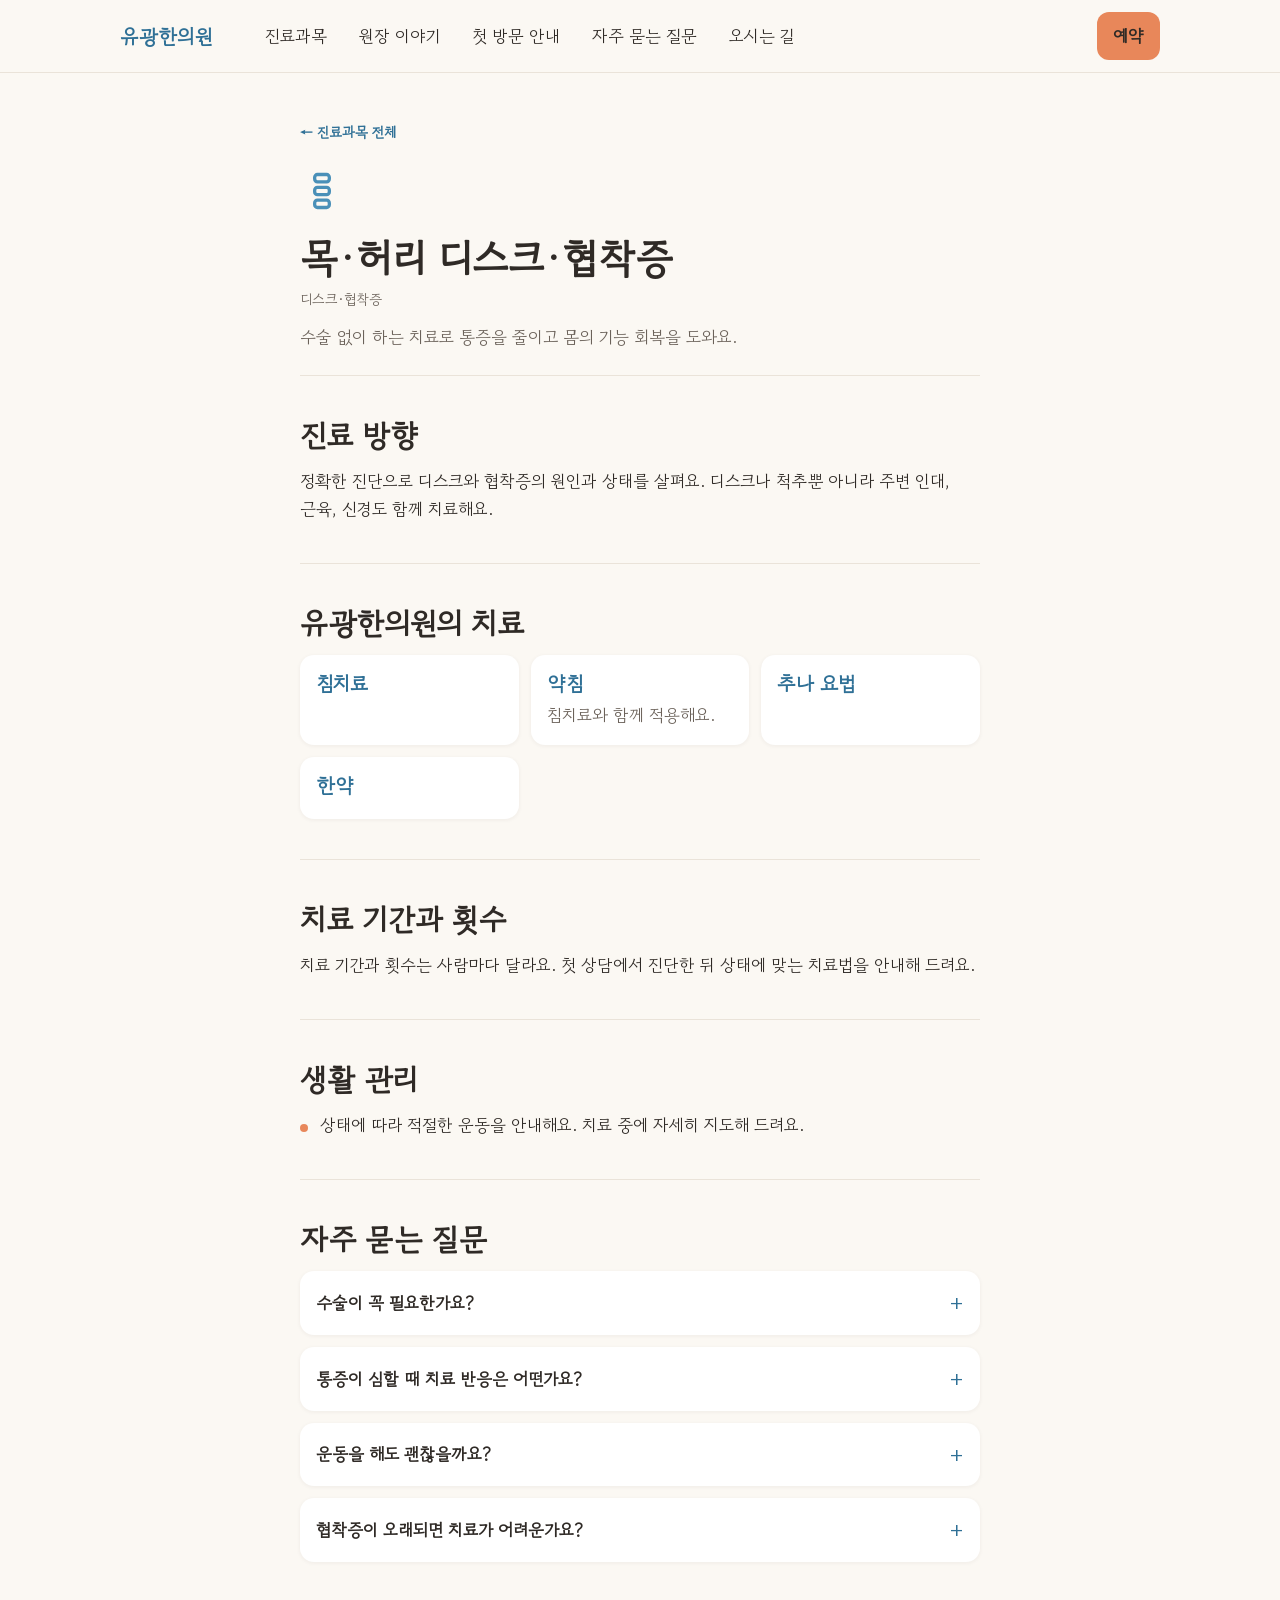
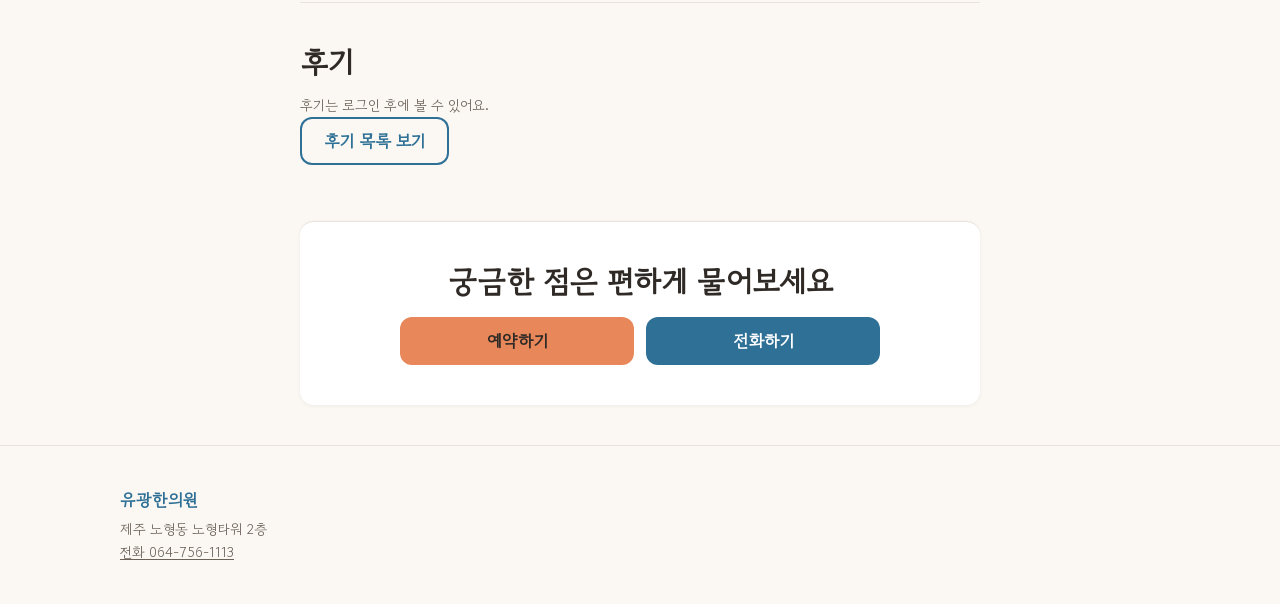
<file: subjects/disc.html>
<!doctype html>
<html lang="ko">
<head>
  <meta charset="utf-8">
  <meta name="viewport" content="width=device-width, initial-scale=1">
  <title>목·허리 디스크·협착증 | 제주 노형동 한의원 유광한의원</title>
  <meta name="description" content="제주 노형동 유광한의원의 목·허리 디스크·협착증 안내. 수술 없이 하는 치료로 통증을 줄이고 몸의 기능 회복을 도와요.">
  <link rel="stylesheet" href="../css/tokens.css">
  <link rel="stylesheet" href="../css/base.css">
  <link rel="stylesheet" href="../css/components.css">
  <link rel="stylesheet" href="../css/main.css">
  <link rel="stylesheet" href="../css/subject.css">
</head>
<body>
  <svg width="0" height="0" style="position:absolute" aria-hidden="true" focusable="false">
    <defs>
      <symbol id="i-joint" viewBox="0 0 24 24" fill="none" stroke="currentColor" stroke-width="1.8" stroke-linecap="round" stroke-linejoin="round"><path d="M8 3v6a4 4 0 0 0 8 0V3"/><path d="M8 21v-6M16 21v-6"/><circle cx="12" cy="12" r="1.5"/></symbol>
      <symbol id="i-spine" viewBox="0 0 24 24" fill="none" stroke="currentColor" stroke-width="1.8" stroke-linecap="round" stroke-linejoin="round"><rect x="8" y="3" width="8" height="4" rx="1.5"/><rect x="8" y="10" width="8" height="4" rx="1.5"/><rect x="8" y="17" width="8" height="4" rx="1.5"/></symbol>
      <symbol id="i-car" viewBox="0 0 24 24" fill="none" stroke="currentColor" stroke-width="1.8" stroke-linecap="round" stroke-linejoin="round"><path d="M4 16v-3l2-5h12l2 5v3"/><path d="M3 16h18v2H3z"/><circle cx="7.5" cy="13" r=".6"/><circle cx="16.5" cy="13" r=".6"/></symbol>
      <symbol id="i-nose" viewBox="0 0 24 24" fill="none" stroke="currentColor" stroke-width="1.8" stroke-linecap="round" stroke-linejoin="round"><path d="M12 3v8c0 2-2 3-2 5a2 2 0 0 0 4 0"/><path d="M6 17c-1.5.5-2 2-2 3M18 17c1.5.5 2 2 2 3"/></symbol>
      <symbol id="i-stomach" viewBox="0 0 24 24" fill="none" stroke="currentColor" stroke-width="1.8" stroke-linecap="round" stroke-linejoin="round"><path d="M9 3v4c0 3-4 3-4 8a5 5 0 0 0 10 0c0-2-1-3-3-3-2 0-3-1-3-3V3"/></symbol>
      <symbol id="i-battery" viewBox="0 0 24 24" fill="none" stroke="currentColor" stroke-width="1.8" stroke-linecap="round" stroke-linejoin="round"><rect x="3" y="8" width="16" height="9" rx="2"/><path d="M21 11v3"/><path d="M7 12.5h4"/></symbol>
      <symbol id="i-heart" viewBox="0 0 24 24" fill="none" stroke="currentColor" stroke-width="1.8" stroke-linecap="round" stroke-linejoin="round"><path d="M12 20s-7-4.5-7-10a4 4 0 0 1 7-2.5A4 4 0 0 1 19 10c0 5.5-7 10-7 10z"/></symbol>
      <symbol id="i-child" viewBox="0 0 24 24" fill="none" stroke="currentColor" stroke-width="1.8" stroke-linecap="round" stroke-linejoin="round"><circle cx="12" cy="8" r="4"/><path d="M5 21c0-4 3-6 7-6s7 2 7 6"/></symbol>
      <symbol id="i-head" viewBox="0 0 24 24" fill="none" stroke="currentColor" stroke-width="1.8" stroke-linecap="round" stroke-linejoin="round"><circle cx="12" cy="12" r="8"/><path d="M8.5 10.5h.01M15.5 10.5h.01M9 15c1 1 5 1 6 0"/></symbol>
      <symbol id="i-scale" viewBox="0 0 24 24" fill="none" stroke="currentColor" stroke-width="1.8" stroke-linecap="round" stroke-linejoin="round"><rect x="4" y="4" width="16" height="16" rx="3"/><path d="M8 9a4 4 0 0 1 8 0M12 9l2-2"/></symbol>
      <symbol id="i-face" viewBox="0 0 24 24" fill="none" stroke="currentColor" stroke-width="1.8" stroke-linecap="round" stroke-linejoin="round"><circle cx="12" cy="12" r="8"/><path d="M9 10h.01M15 10h.01M9 15c1.2 1 4.8 1 6 0"/></symbol>
    </defs>
  </svg>

  <header class="site-header">
    <div class="site-header__inner">
      <a class="logo" href="../index.html">유광한의원</a>
      <a class="btn btn--point" href="https://booking.naver.com/booking/13/bizes/1227770" target="_blank" rel="noopener">예약</a>
      <button class="menu-toggle" type="button" aria-label="메뉴 열기" aria-controls="site-nav" aria-expanded="false">
        <svg viewBox="0 0 24 24" fill="none" stroke="currentColor" stroke-width="2" stroke-linecap="round" aria-hidden="true"><path d="M4 7h16M4 12h16M4 17h16"/></svg>
      </button>
      <nav class="site-nav" id="site-nav" aria-label="주요 메뉴">
        <ul>
          <li><a href="../index.html#symptoms">진료과목</a></li>
          <li><a href="../index.html#about">원장 이야기</a></li>
          <li><a href="../index.html#first-visit">첫 방문 안내</a></li>
          <li><a href="../index.html#faq">자주 묻는 질문</a></li>
          <li><a href="../index.html#location">오시는 길</a></li>
        </ul>
      </nav>
    </div>
  </header>

  <main>
    <div class="wrap wrap--narrow subject">
      <p class="back"><a href="../index.html#symptoms">← 진료과목 전체</a></p>

      <!-- 1. 과목명 + 한 줄 소개 -->
      <header class="subject__head">
        <svg class="subject__icon" aria-hidden="true"><use href="#i-spine"/></svg>
        <h1>목·허리 디스크·협착증</h1>
        <p class="caption">디스크·협착증</p>
        <p class="subject__intro">수술 없이 하는 치료로 통증을 줄이고 몸의 기능 회복을 도와요.</p>
      </header>


      <!-- 3. 왜 생기나요 -->
      <section class="block" aria-labelledby="cause">
        <h2 id="cause">진료 방향</h2>
        <p>정확한 진단으로 디스크와 협착증의 원인과 상태를 살펴요. 디스크나 척추뿐 아니라 주변 인대, 근육, 신경도 함께 치료해요.</p>
      </section>


      <!-- 4. 유광한의원의 치료 -->
      <section class="block" aria-labelledby="tx">
        <h2 id="tx">유광한의원의 치료</h2>
        <ul class="tx-list">
          <li class="card"><h3>침치료</h3></li>
          <li class="card"><h3>약침</h3><p>침치료와 함께 적용해요.</p></li>
          <li class="card"><h3>추나 요법</h3></li>
          <li class="card"><h3>한약</h3></li>
        </ul>
      </section>

      <!-- 5. 치료 기간·횟수 -->
      <section class="block" aria-labelledby="dur">
        <h2 id="dur">치료 기간과 횟수</h2>
        <p>치료 기간과 횟수는 사람마다 달라요. 첫 상담에서 진단한 뒤 상태에 맞는 치료법을 안내해 드려요.</p>
      </section>

      <!-- 6. 생활 관리 -->
      <section class="block" aria-labelledby="tips">
        <h2 id="tips">생활 관리</h2>
        <ul class="tips">
          <li>상태에 따라 적절한 운동을 안내해요. 치료 중에 자세히 지도해 드려요.</li>
        </ul>
      </section>

      <!-- 7. 과목별 자주 묻는 질문 -->
      <section class="block" aria-labelledby="faq">
        <h2 id="faq">자주 묻는 질문</h2>
        <div class="faq">
          <details><summary>수술이 꼭 필요한가요?</summary><p>대부분 비수술적 치료로 호전을 기대할 수 있어요. 상태에 따라 달라서 진단 후에 안내해 드려요.</p></details>
          <details><summary>통증이 심할 때 치료 반응은 어떤가요?</summary><p>첫 치료 후 통증이 줄어드는 분이 많고, 꾸준히 치료하면 천천히 회복돼요. 개인차가 있어요.</p></details>
          <details><summary>운동을 해도 괜찮을까요?</summary><p>상태에 따라 적절한 운동을 권해요. 치료 중에 자세히 지도해 드려요.</p></details>
          <details><summary>협착증이 오래되면 치료가 어려운가요?</summary><p>오래되었어도 꾸준한 치료와 관리로 증상을 줄이는 데 도움을 드려요.</p></details>
        </div>
      </section>

      <!-- 8. 관련 후기 (로그인 후 열람) -->
      <section class="block" aria-labelledby="rv">
        <h2 id="rv">후기</h2>
        <p class="caption">후기는 로그인 후에 볼 수 있어요.</p>
        <a class="btn btn--outline" href="https://jejuclinic.imweb.me/46" target="_blank" rel="noopener">후기 목록 보기</a>
      </section>

      <!-- 9. 예약·전화 -->
      <section class="block cta card" id="reserve" aria-labelledby="cta">
        <h2 id="cta">궁금한 점은 편하게 물어보세요</h2>
        <div class="cta__btns">
          <a class="btn btn--point" href="https://booking.naver.com/booking/13/bizes/1227770" target="_blank" rel="noopener">예약하기</a>
          <a class="btn" href="tel:" data-tel>전화하기</a>
        </div>
      </section>
    </div>
  </main>

  <footer class="site-footer">
    <div class="wrap">
      <p class="site-footer__name">유광한의원</p>
      <p class="caption">제주 노형동 노형타워 2층</p>
      <p class="caption"><a href="tel:" data-tel data-tel-text></a></p>
    </div>
  </footer>

  <nav class="bottom-bar" aria-label="빠른 연락">
    <a class="btn" href="https://talk.naver.com/ct/wgcrt8j" target="_blank" rel="noopener">톡톡</a>
    <a class="btn btn--point" href="https://booking.naver.com/booking/13/bizes/1227770" target="_blank" rel="noopener">예약</a>
    <a class="btn" href="tel:" data-tel>전화</a>
  </nav>

  <script src="../js/main.js"></script>
</body>
</html>
</file>
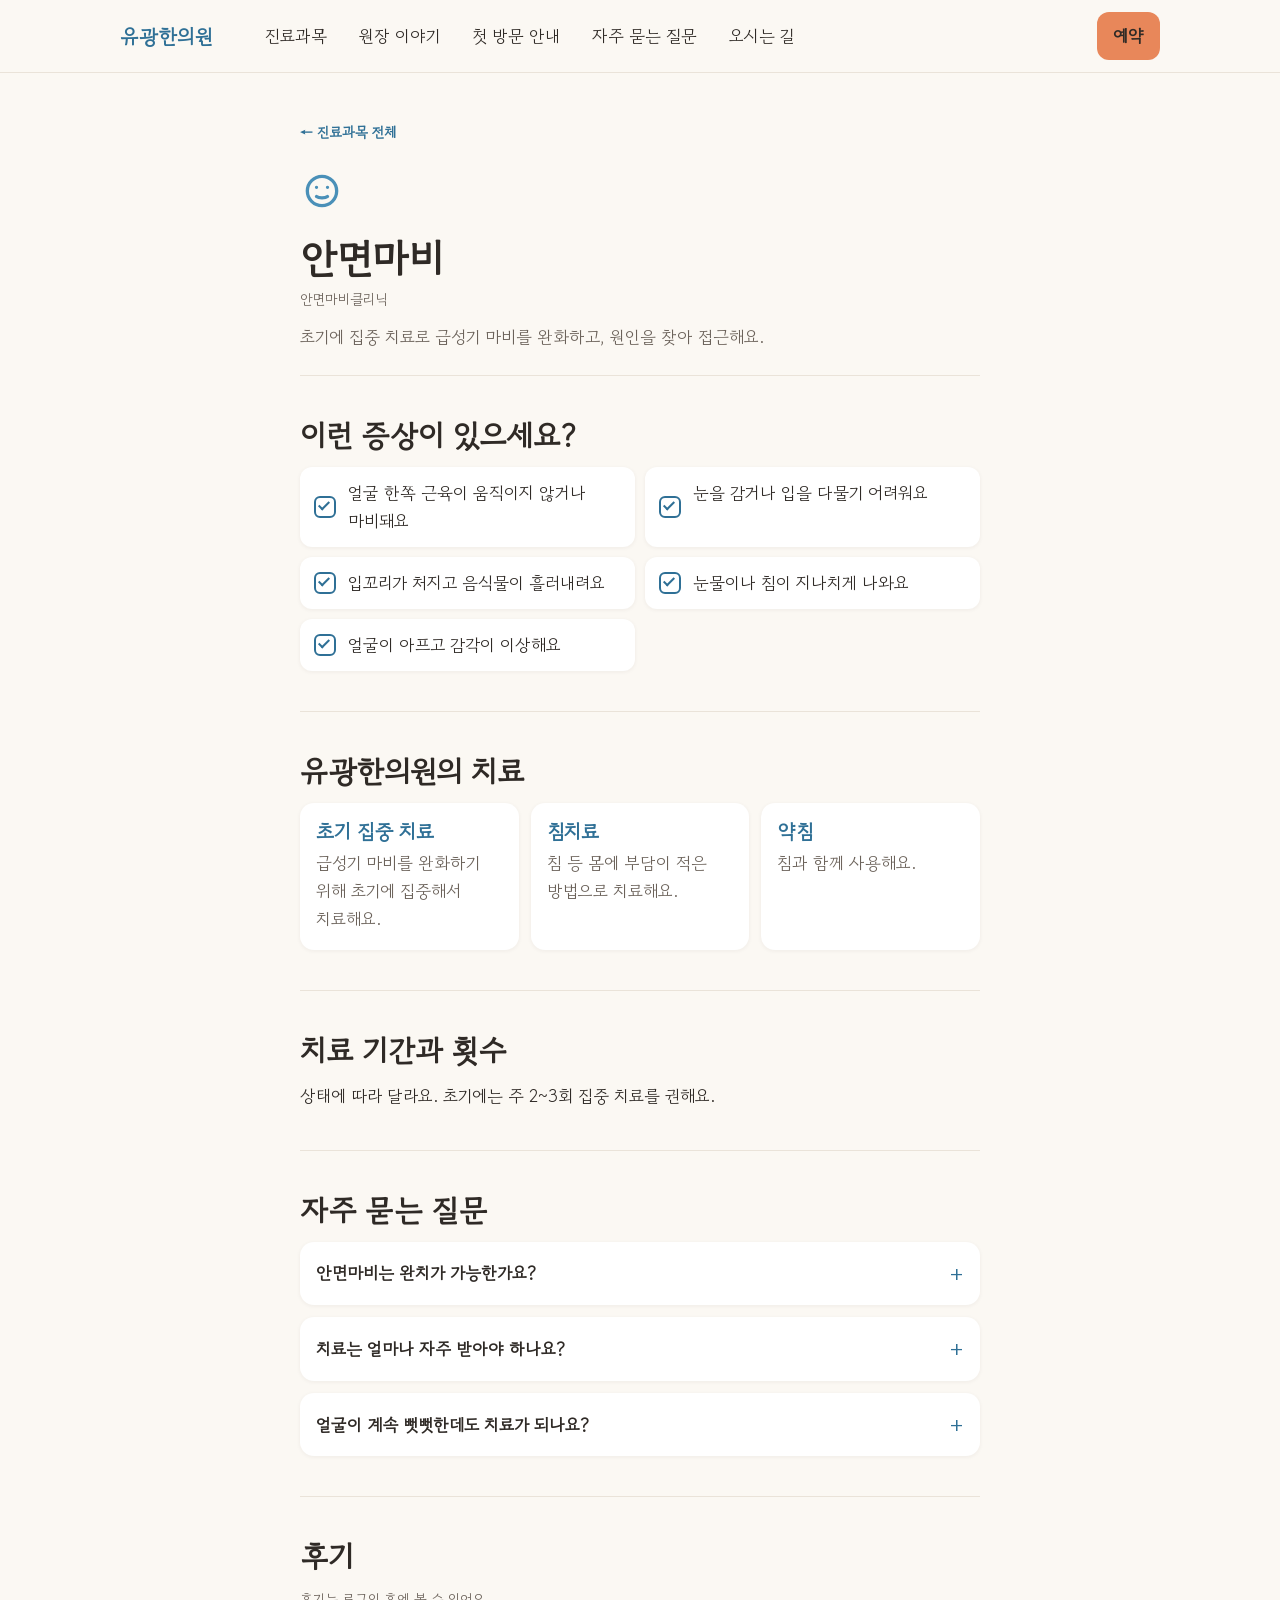
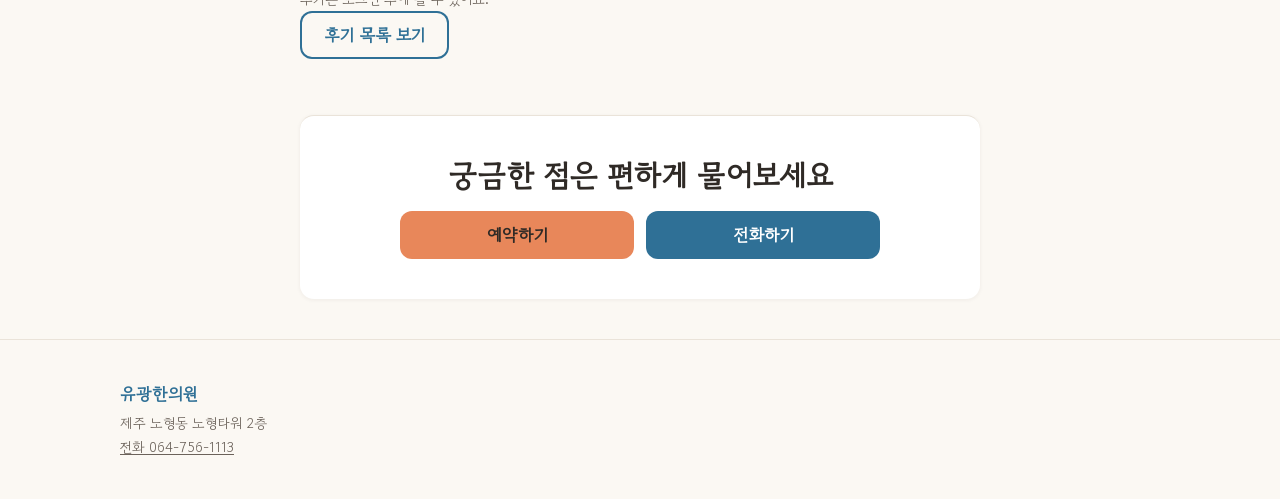
<file: subjects/facial.html>
<!doctype html>
<html lang="ko">
<head>
  <meta charset="utf-8">
  <meta name="viewport" content="width=device-width, initial-scale=1">
  <title>안면마비 | 제주 노형동 한의원 유광한의원</title>
  <meta name="description" content="제주 노형동 유광한의원의 안면마비 안내. 초기에 집중 치료로 급성기 마비를 완화하고, 원인을 찾아 접근해요.">
  <link rel="stylesheet" href="../css/tokens.css">
  <link rel="stylesheet" href="../css/base.css">
  <link rel="stylesheet" href="../css/components.css">
  <link rel="stylesheet" href="../css/main.css">
  <link rel="stylesheet" href="../css/subject.css">
</head>
<body>
  <svg width="0" height="0" style="position:absolute" aria-hidden="true" focusable="false">
    <defs>
      <symbol id="i-joint" viewBox="0 0 24 24" fill="none" stroke="currentColor" stroke-width="1.8" stroke-linecap="round" stroke-linejoin="round"><path d="M8 3v6a4 4 0 0 0 8 0V3"/><path d="M8 21v-6M16 21v-6"/><circle cx="12" cy="12" r="1.5"/></symbol>
      <symbol id="i-spine" viewBox="0 0 24 24" fill="none" stroke="currentColor" stroke-width="1.8" stroke-linecap="round" stroke-linejoin="round"><rect x="8" y="3" width="8" height="4" rx="1.5"/><rect x="8" y="10" width="8" height="4" rx="1.5"/><rect x="8" y="17" width="8" height="4" rx="1.5"/></symbol>
      <symbol id="i-car" viewBox="0 0 24 24" fill="none" stroke="currentColor" stroke-width="1.8" stroke-linecap="round" stroke-linejoin="round"><path d="M4 16v-3l2-5h12l2 5v3"/><path d="M3 16h18v2H3z"/><circle cx="7.5" cy="13" r=".6"/><circle cx="16.5" cy="13" r=".6"/></symbol>
      <symbol id="i-nose" viewBox="0 0 24 24" fill="none" stroke="currentColor" stroke-width="1.8" stroke-linecap="round" stroke-linejoin="round"><path d="M12 3v8c0 2-2 3-2 5a2 2 0 0 0 4 0"/><path d="M6 17c-1.5.5-2 2-2 3M18 17c1.5.5 2 2 2 3"/></symbol>
      <symbol id="i-stomach" viewBox="0 0 24 24" fill="none" stroke="currentColor" stroke-width="1.8" stroke-linecap="round" stroke-linejoin="round"><path d="M9 3v4c0 3-4 3-4 8a5 5 0 0 0 10 0c0-2-1-3-3-3-2 0-3-1-3-3V3"/></symbol>
      <symbol id="i-battery" viewBox="0 0 24 24" fill="none" stroke="currentColor" stroke-width="1.8" stroke-linecap="round" stroke-linejoin="round"><rect x="3" y="8" width="16" height="9" rx="2"/><path d="M21 11v3"/><path d="M7 12.5h4"/></symbol>
      <symbol id="i-heart" viewBox="0 0 24 24" fill="none" stroke="currentColor" stroke-width="1.8" stroke-linecap="round" stroke-linejoin="round"><path d="M12 20s-7-4.5-7-10a4 4 0 0 1 7-2.5A4 4 0 0 1 19 10c0 5.5-7 10-7 10z"/></symbol>
      <symbol id="i-child" viewBox="0 0 24 24" fill="none" stroke="currentColor" stroke-width="1.8" stroke-linecap="round" stroke-linejoin="round"><circle cx="12" cy="8" r="4"/><path d="M5 21c0-4 3-6 7-6s7 2 7 6"/></symbol>
      <symbol id="i-head" viewBox="0 0 24 24" fill="none" stroke="currentColor" stroke-width="1.8" stroke-linecap="round" stroke-linejoin="round"><circle cx="12" cy="12" r="8"/><path d="M8.5 10.5h.01M15.5 10.5h.01M9 15c1 1 5 1 6 0"/></symbol>
      <symbol id="i-scale" viewBox="0 0 24 24" fill="none" stroke="currentColor" stroke-width="1.8" stroke-linecap="round" stroke-linejoin="round"><rect x="4" y="4" width="16" height="16" rx="3"/><path d="M8 9a4 4 0 0 1 8 0M12 9l2-2"/></symbol>
      <symbol id="i-face" viewBox="0 0 24 24" fill="none" stroke="currentColor" stroke-width="1.8" stroke-linecap="round" stroke-linejoin="round"><circle cx="12" cy="12" r="8"/><path d="M9 10h.01M15 10h.01M9 15c1.2 1 4.8 1 6 0"/></symbol>
    </defs>
  </svg>

  <header class="site-header">
    <div class="site-header__inner">
      <a class="logo" href="../index.html">유광한의원</a>
      <a class="btn btn--point" href="https://booking.naver.com/booking/13/bizes/1227770" target="_blank" rel="noopener">예약</a>
      <button class="menu-toggle" type="button" aria-label="메뉴 열기" aria-controls="site-nav" aria-expanded="false">
        <svg viewBox="0 0 24 24" fill="none" stroke="currentColor" stroke-width="2" stroke-linecap="round" aria-hidden="true"><path d="M4 7h16M4 12h16M4 17h16"/></svg>
      </button>
      <nav class="site-nav" id="site-nav" aria-label="주요 메뉴">
        <ul>
          <li><a href="../index.html#symptoms">진료과목</a></li>
          <li><a href="../index.html#about">원장 이야기</a></li>
          <li><a href="../index.html#first-visit">첫 방문 안내</a></li>
          <li><a href="../index.html#faq">자주 묻는 질문</a></li>
          <li><a href="../index.html#location">오시는 길</a></li>
        </ul>
      </nav>
    </div>
  </header>

  <main>
    <div class="wrap wrap--narrow subject">
      <p class="back"><a href="../index.html#symptoms">← 진료과목 전체</a></p>

      <!-- 1. 과목명 + 한 줄 소개 -->
      <header class="subject__head">
        <svg class="subject__icon" aria-hidden="true"><use href="#i-face"/></svg>
        <h1>안면마비</h1>
        <p class="caption">안면마비클리닉</p>
        <p class="subject__intro">초기에 집중 치료로 급성기 마비를 완화하고, 원인을 찾아 접근해요.</p>
      </header>

      <!-- 2. 이런 증상이 있으세요? -->
      <section class="block" aria-labelledby="sx">
        <h2 id="sx">이런 증상이 있으세요?</h2>
        <ul class="checklist">
          <li>얼굴 한쪽 근육이 움직이지 않거나 마비돼요</li>
          <li>눈을 감거나 입을 다물기 어려워요</li>
          <li>입꼬리가 처지고 음식물이 흘러내려요</li>
          <li>눈물이나 침이 지나치게 나와요</li>
          <li>얼굴이 아프고 감각이 이상해요</li>
        </ul>
      </section>



      <!-- 4. 유광한의원의 치료 -->
      <section class="block" aria-labelledby="tx">
        <h2 id="tx">유광한의원의 치료</h2>
        <ul class="tx-list">
          <li class="card"><h3>초기 집중 치료</h3><p>급성기 마비를 완화하기 위해 초기에 집중해서 치료해요.</p></li>
          <li class="card"><h3>침치료</h3><p>침 등 몸에 부담이 적은 방법으로 치료해요.</p></li>
          <li class="card"><h3>약침</h3><p>침과 함께 사용해요.</p></li>
        </ul>
      </section>

      <!-- 5. 치료 기간·횟수 -->
      <section class="block" aria-labelledby="dur">
        <h2 id="dur">치료 기간과 횟수</h2>
        <p>상태에 따라 달라요. 초기에는 주 2~3회 집중 치료를 권해요.</p>
      </section>


      <!-- 7. 과목별 자주 묻는 질문 -->
      <section class="block" aria-labelledby="faq">
        <h2 id="faq">자주 묻는 질문</h2>
        <div class="faq">
          <details><summary>안면마비는 완치가 가능한가요?</summary><p>초기 치료가 중요해요. 체계적으로 치료하면 회복을 기대할 수 있어요.</p></details>
          <details><summary>치료는 얼마나 자주 받아야 하나요?</summary><p>상태에 따라 달라요. 초기에는 주 2~3회 집중 치료를 권해요.</p></details>
          <details><summary>얼굴이 계속 뻣뻣한데도 치료가 되나요?</summary><p>네, 뻣뻣한 증상도 꾸준히 치료하면 나아질 수 있어요.</p></details>
        </div>
      </section>

      <!-- 8. 관련 후기 (로그인 후 열람) -->
      <section class="block" aria-labelledby="rv">
        <h2 id="rv">후기</h2>
        <p class="caption">후기는 로그인 후에 볼 수 있어요.</p>
        <a class="btn btn--outline" href="https://jejuclinic.imweb.me/46" target="_blank" rel="noopener">후기 목록 보기</a>
      </section>

      <!-- 9. 예약·전화 -->
      <section class="block cta card" id="reserve" aria-labelledby="cta">
        <h2 id="cta">궁금한 점은 편하게 물어보세요</h2>
        <div class="cta__btns">
          <a class="btn btn--point" href="https://booking.naver.com/booking/13/bizes/1227770" target="_blank" rel="noopener">예약하기</a>
          <a class="btn" href="tel:" data-tel>전화하기</a>
        </div>
      </section>
    </div>
  </main>

  <footer class="site-footer">
    <div class="wrap">
      <p class="site-footer__name">유광한의원</p>
      <p class="caption">제주 노형동 노형타워 2층</p>
      <p class="caption"><a href="tel:" data-tel data-tel-text></a></p>
    </div>
  </footer>

  <nav class="bottom-bar" aria-label="빠른 연락">
    <a class="btn" href="https://talk.naver.com/ct/wgcrt8j" target="_blank" rel="noopener">톡톡</a>
    <a class="btn btn--point" href="https://booking.naver.com/booking/13/bizes/1227770" target="_blank" rel="noopener">예약</a>
    <a class="btn" href="tel:" data-tel>전화</a>
  </nav>

  <script src="../js/main.js"></script>
</body>
</html>
</file>
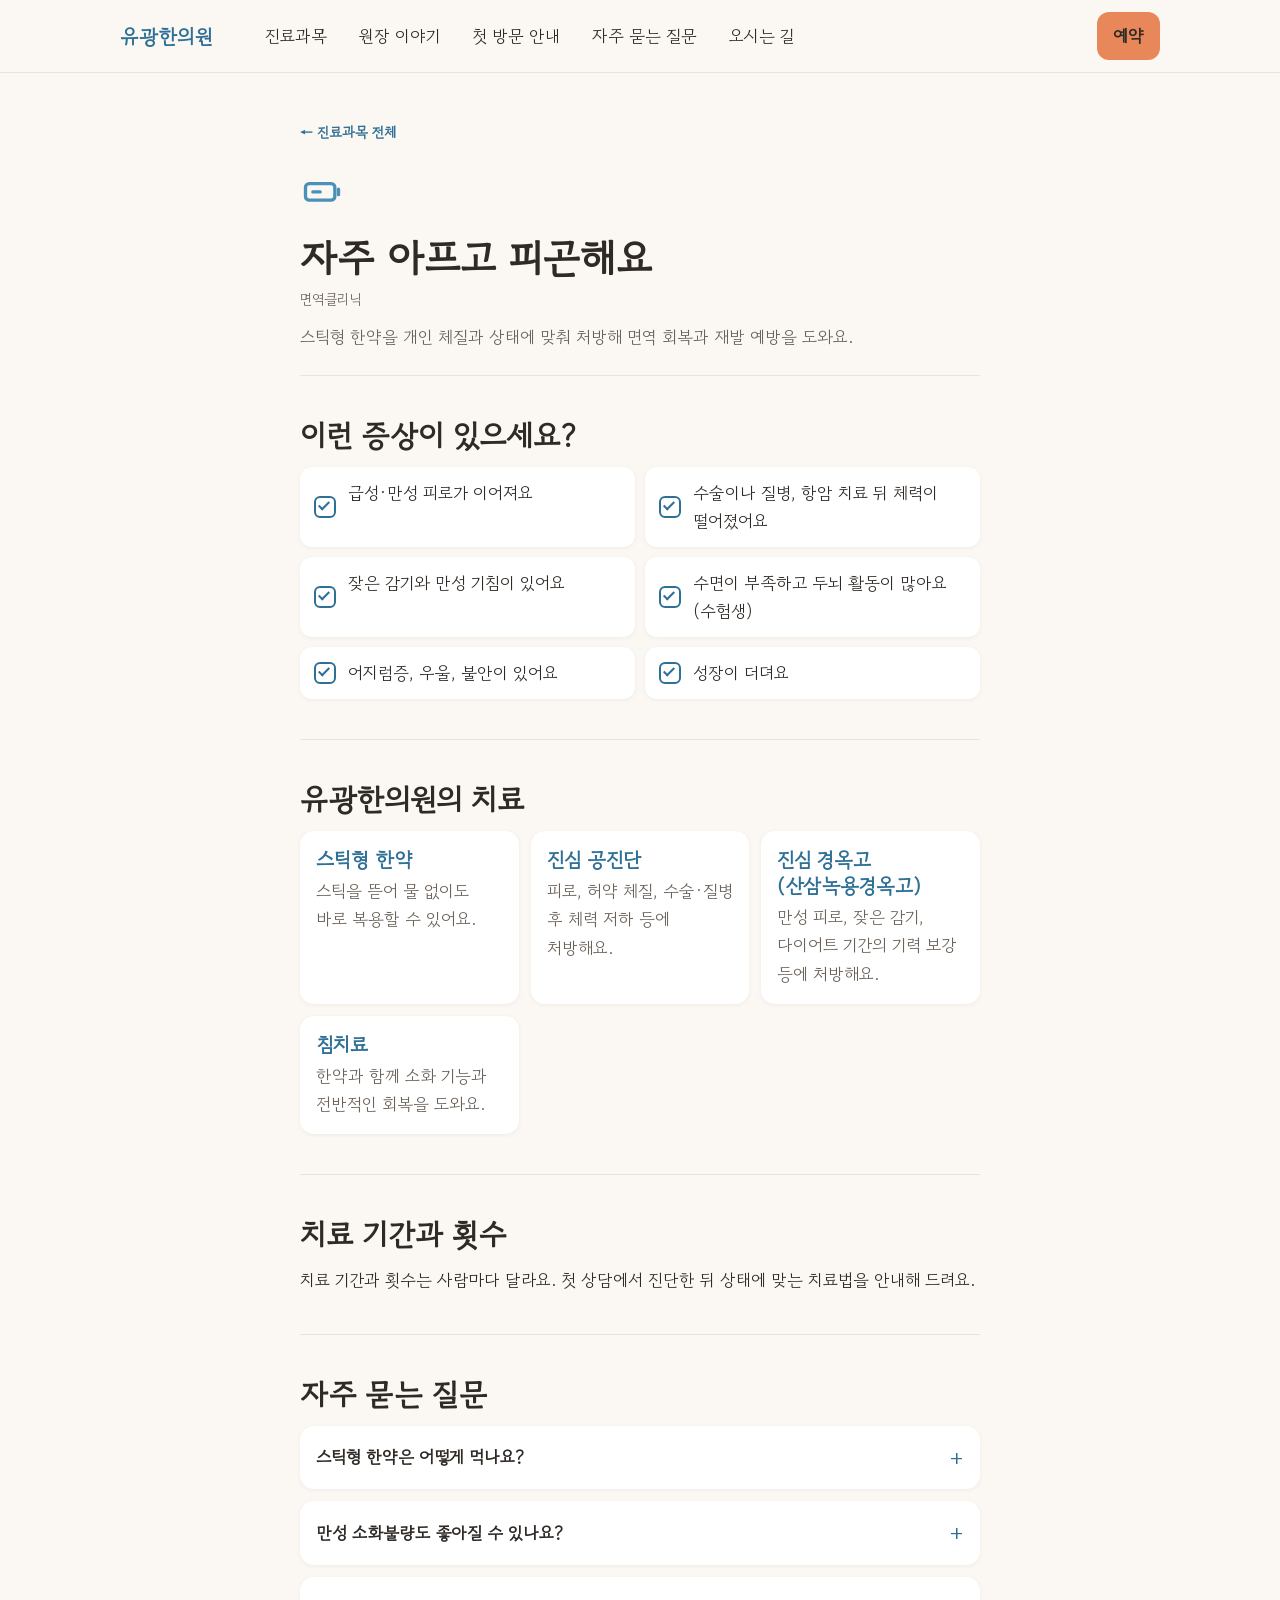
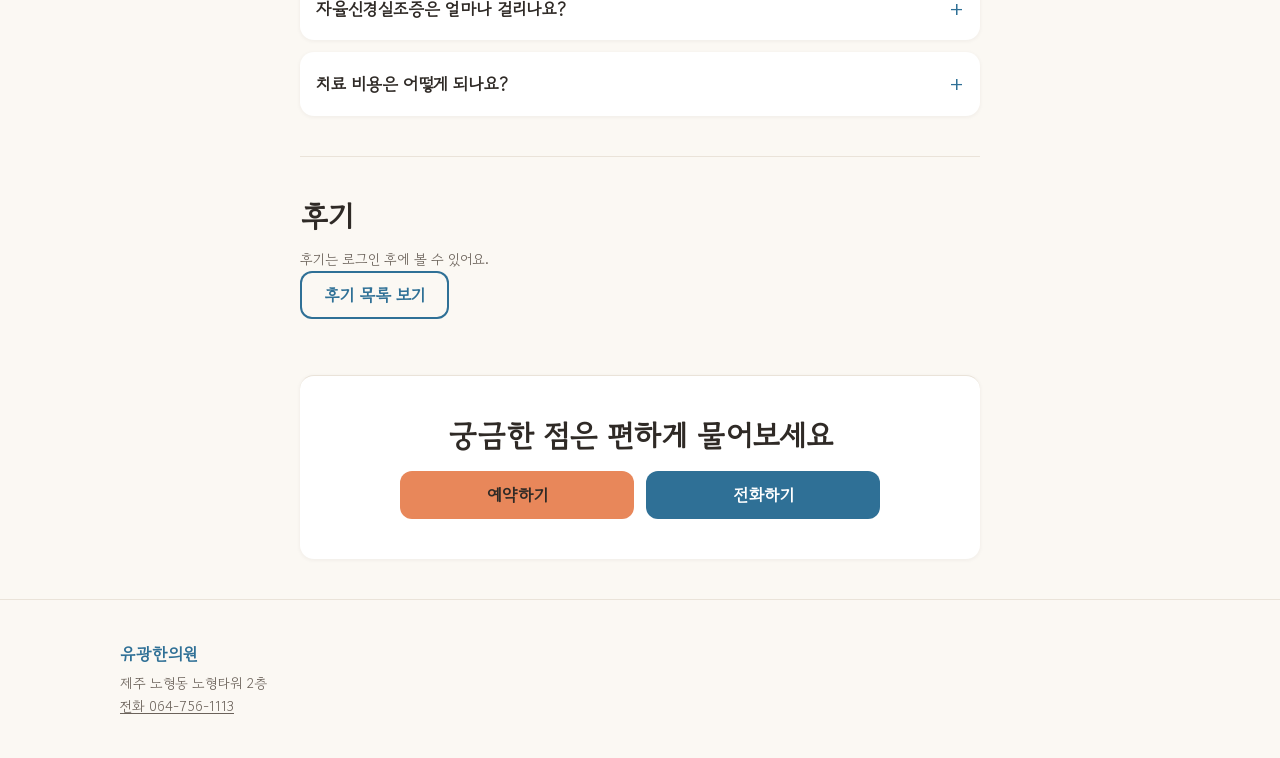
<file: subjects/immunity.html>
<!doctype html>
<html lang="ko">
<head>
  <meta charset="utf-8">
  <meta name="viewport" content="width=device-width, initial-scale=1">
  <title>자주 아프고 피곤해요 | 제주 노형동 한의원 유광한의원</title>
  <meta name="description" content="제주 노형동 유광한의원의 자주 아프고 피곤해요 안내. 스틱형 한약을 개인 체질과 상태에 맞춰 처방해 면역 회복과 재발 예방을 도와요.">
  <link rel="stylesheet" href="../css/tokens.css">
  <link rel="stylesheet" href="../css/base.css">
  <link rel="stylesheet" href="../css/components.css">
  <link rel="stylesheet" href="../css/main.css">
  <link rel="stylesheet" href="../css/subject.css">
</head>
<body>
  <svg width="0" height="0" style="position:absolute" aria-hidden="true" focusable="false">
    <defs>
      <symbol id="i-joint" viewBox="0 0 24 24" fill="none" stroke="currentColor" stroke-width="1.8" stroke-linecap="round" stroke-linejoin="round"><path d="M8 3v6a4 4 0 0 0 8 0V3"/><path d="M8 21v-6M16 21v-6"/><circle cx="12" cy="12" r="1.5"/></symbol>
      <symbol id="i-spine" viewBox="0 0 24 24" fill="none" stroke="currentColor" stroke-width="1.8" stroke-linecap="round" stroke-linejoin="round"><rect x="8" y="3" width="8" height="4" rx="1.5"/><rect x="8" y="10" width="8" height="4" rx="1.5"/><rect x="8" y="17" width="8" height="4" rx="1.5"/></symbol>
      <symbol id="i-car" viewBox="0 0 24 24" fill="none" stroke="currentColor" stroke-width="1.8" stroke-linecap="round" stroke-linejoin="round"><path d="M4 16v-3l2-5h12l2 5v3"/><path d="M3 16h18v2H3z"/><circle cx="7.5" cy="13" r=".6"/><circle cx="16.5" cy="13" r=".6"/></symbol>
      <symbol id="i-nose" viewBox="0 0 24 24" fill="none" stroke="currentColor" stroke-width="1.8" stroke-linecap="round" stroke-linejoin="round"><path d="M12 3v8c0 2-2 3-2 5a2 2 0 0 0 4 0"/><path d="M6 17c-1.5.5-2 2-2 3M18 17c1.5.5 2 2 2 3"/></symbol>
      <symbol id="i-stomach" viewBox="0 0 24 24" fill="none" stroke="currentColor" stroke-width="1.8" stroke-linecap="round" stroke-linejoin="round"><path d="M9 3v4c0 3-4 3-4 8a5 5 0 0 0 10 0c0-2-1-3-3-3-2 0-3-1-3-3V3"/></symbol>
      <symbol id="i-battery" viewBox="0 0 24 24" fill="none" stroke="currentColor" stroke-width="1.8" stroke-linecap="round" stroke-linejoin="round"><rect x="3" y="8" width="16" height="9" rx="2"/><path d="M21 11v3"/><path d="M7 12.5h4"/></symbol>
      <symbol id="i-heart" viewBox="0 0 24 24" fill="none" stroke="currentColor" stroke-width="1.8" stroke-linecap="round" stroke-linejoin="round"><path d="M12 20s-7-4.5-7-10a4 4 0 0 1 7-2.5A4 4 0 0 1 19 10c0 5.5-7 10-7 10z"/></symbol>
      <symbol id="i-child" viewBox="0 0 24 24" fill="none" stroke="currentColor" stroke-width="1.8" stroke-linecap="round" stroke-linejoin="round"><circle cx="12" cy="8" r="4"/><path d="M5 21c0-4 3-6 7-6s7 2 7 6"/></symbol>
      <symbol id="i-head" viewBox="0 0 24 24" fill="none" stroke="currentColor" stroke-width="1.8" stroke-linecap="round" stroke-linejoin="round"><circle cx="12" cy="12" r="8"/><path d="M8.5 10.5h.01M15.5 10.5h.01M9 15c1 1 5 1 6 0"/></symbol>
      <symbol id="i-scale" viewBox="0 0 24 24" fill="none" stroke="currentColor" stroke-width="1.8" stroke-linecap="round" stroke-linejoin="round"><rect x="4" y="4" width="16" height="16" rx="3"/><path d="M8 9a4 4 0 0 1 8 0M12 9l2-2"/></symbol>
      <symbol id="i-face" viewBox="0 0 24 24" fill="none" stroke="currentColor" stroke-width="1.8" stroke-linecap="round" stroke-linejoin="round"><circle cx="12" cy="12" r="8"/><path d="M9 10h.01M15 10h.01M9 15c1.2 1 4.8 1 6 0"/></symbol>
    </defs>
  </svg>

  <header class="site-header">
    <div class="site-header__inner">
      <a class="logo" href="../index.html">유광한의원</a>
      <a class="btn btn--point" href="https://booking.naver.com/booking/13/bizes/1227770" target="_blank" rel="noopener">예약</a>
      <button class="menu-toggle" type="button" aria-label="메뉴 열기" aria-controls="site-nav" aria-expanded="false">
        <svg viewBox="0 0 24 24" fill="none" stroke="currentColor" stroke-width="2" stroke-linecap="round" aria-hidden="true"><path d="M4 7h16M4 12h16M4 17h16"/></svg>
      </button>
      <nav class="site-nav" id="site-nav" aria-label="주요 메뉴">
        <ul>
          <li><a href="../index.html#symptoms">진료과목</a></li>
          <li><a href="../index.html#about">원장 이야기</a></li>
          <li><a href="../index.html#first-visit">첫 방문 안내</a></li>
          <li><a href="../index.html#faq">자주 묻는 질문</a></li>
          <li><a href="../index.html#location">오시는 길</a></li>
        </ul>
      </nav>
    </div>
  </header>

  <main>
    <div class="wrap wrap--narrow subject">
      <p class="back"><a href="../index.html#symptoms">← 진료과목 전체</a></p>

      <!-- 1. 과목명 + 한 줄 소개 -->
      <header class="subject__head">
        <svg class="subject__icon" aria-hidden="true"><use href="#i-battery"/></svg>
        <h1>자주 아프고 피곤해요</h1>
        <p class="caption">면역클리닉</p>
        <p class="subject__intro">스틱형 한약을 개인 체질과 상태에 맞춰 처방해 면역 회복과 재발 예방을 도와요.</p>
      </header>

      <!-- 2. 이런 증상이 있으세요? -->
      <section class="block" aria-labelledby="sx">
        <h2 id="sx">이런 증상이 있으세요?</h2>
        <ul class="checklist">
          <li>급성·만성 피로가 이어져요</li>
          <li>수술이나 질병, 항암 치료 뒤 체력이 떨어졌어요</li>
          <li>잦은 감기와 만성 기침이 있어요</li>
          <li>수면이 부족하고 두뇌 활동이 많아요(수험생)</li>
          <li>어지럼증, 우울, 불안이 있어요</li>
          <li>성장이 더뎌요</li>
        </ul>
      </section>



      <!-- 4. 유광한의원의 치료 -->
      <section class="block" aria-labelledby="tx">
        <h2 id="tx">유광한의원의 치료</h2>
        <ul class="tx-list">
          <li class="card"><h3>스틱형 한약</h3><p>스틱을 뜯어 물 없이도 바로 복용할 수 있어요.</p></li>
          <li class="card"><h3>진심 공진단</h3><p>피로, 허약 체질, 수술·질병 후 체력 저하 등에 처방해요.</p></li>
          <li class="card"><h3>진심 경옥고(산삼녹용경옥고)</h3><p>만성 피로, 잦은 감기, 다이어트 기간의 기력 보강 등에 처방해요.</p></li>
          <li class="card"><h3>침치료</h3><p>한약과 함께 소화 기능과 전반적인 회복을 도와요.</p></li>
        </ul>
      </section>

      <!-- 5. 치료 기간·횟수 -->
      <section class="block" aria-labelledby="dur">
        <h2 id="dur">치료 기간과 횟수</h2>
        <p>치료 기간과 횟수는 사람마다 달라요. 첫 상담에서 진단한 뒤 상태에 맞는 치료법을 안내해 드려요.</p>
      </section>


      <!-- 7. 과목별 자주 묻는 질문 -->
      <section class="block" aria-labelledby="faq">
        <h2 id="faq">자주 묻는 질문</h2>
        <div class="faq">
          <details><summary>스틱형 한약은 어떻게 먹나요?</summary><p>스틱을 뜯어 바로 드시면 돼요. 물 없이도 복용할 수 있어요.</p></details>
          <details><summary>만성 소화불량도 좋아질 수 있나요?</summary><p>한약과 침치료를 함께 해서 소화 기능과 전반적인 회복을 도와요.</p></details>
          <details><summary>자율신경실조증은 얼마나 걸리나요?</summary><p>개인차가 있어요. 꾸준한 치료와 생활습관 개선이 함께 필요해요.</p></details>
          <details><summary>치료 비용은 어떻게 되나요?</summary><p>스틱형 한약은 부담이 적은 가격이에요. 상담 후 치료 계획에 따라 비용을 안내해 드려요.</p></details>
        </div>
      </section>

      <!-- 8. 관련 후기 (로그인 후 열람) -->
      <section class="block" aria-labelledby="rv">
        <h2 id="rv">후기</h2>
        <p class="caption">후기는 로그인 후에 볼 수 있어요.</p>
        <a class="btn btn--outline" href="https://jejuclinic.imweb.me/46" target="_blank" rel="noopener">후기 목록 보기</a>
      </section>

      <!-- 9. 예약·전화 -->
      <section class="block cta card" id="reserve" aria-labelledby="cta">
        <h2 id="cta">궁금한 점은 편하게 물어보세요</h2>
        <div class="cta__btns">
          <a class="btn btn--point" href="https://booking.naver.com/booking/13/bizes/1227770" target="_blank" rel="noopener">예약하기</a>
          <a class="btn" href="tel:" data-tel>전화하기</a>
        </div>
      </section>
    </div>
  </main>

  <footer class="site-footer">
    <div class="wrap">
      <p class="site-footer__name">유광한의원</p>
      <p class="caption">제주 노형동 노형타워 2층</p>
      <p class="caption"><a href="tel:" data-tel data-tel-text></a></p>
    </div>
  </footer>

  <nav class="bottom-bar" aria-label="빠른 연락">
    <a class="btn" href="https://talk.naver.com/ct/wgcrt8j" target="_blank" rel="noopener">톡톡</a>
    <a class="btn btn--point" href="https://booking.naver.com/booking/13/bizes/1227770" target="_blank" rel="noopener">예약</a>
    <a class="btn" href="tel:" data-tel>전화</a>
  </nav>

  <script src="../js/main.js"></script>
</body>
</html>
</file>
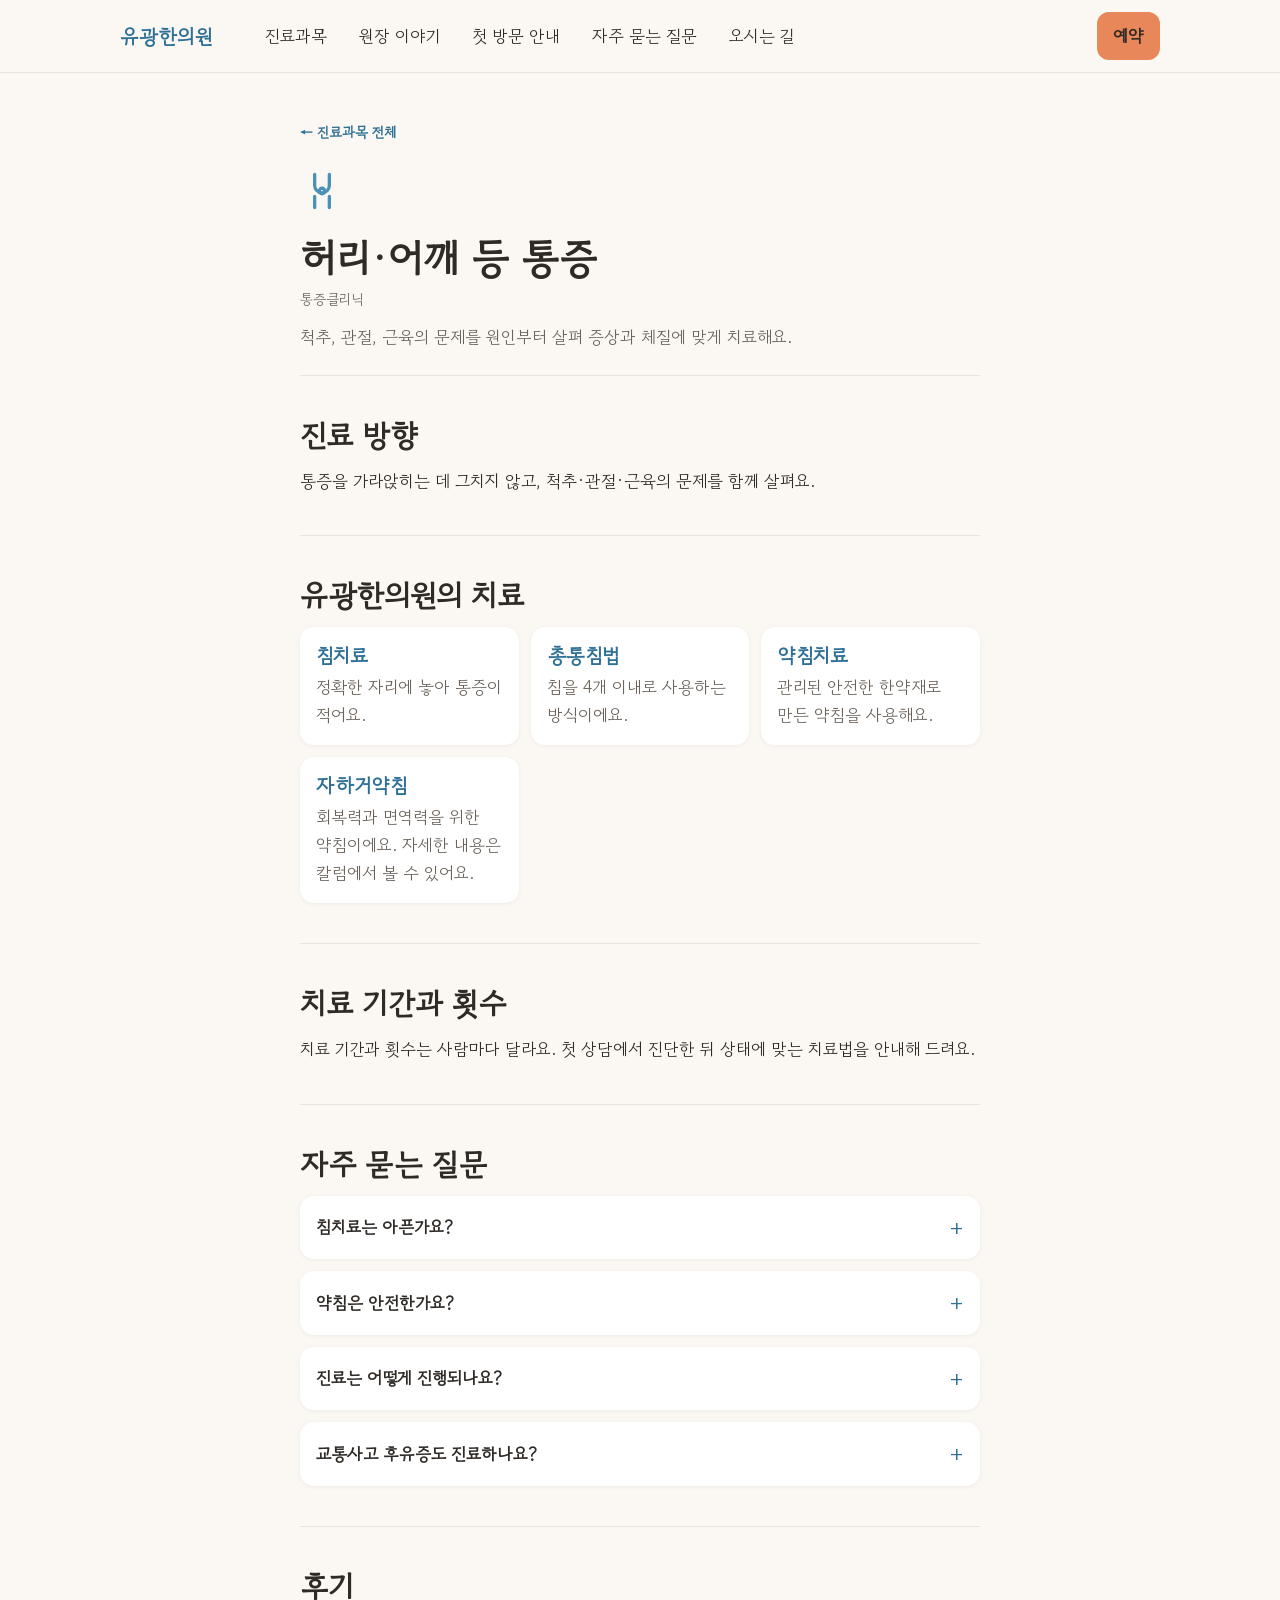
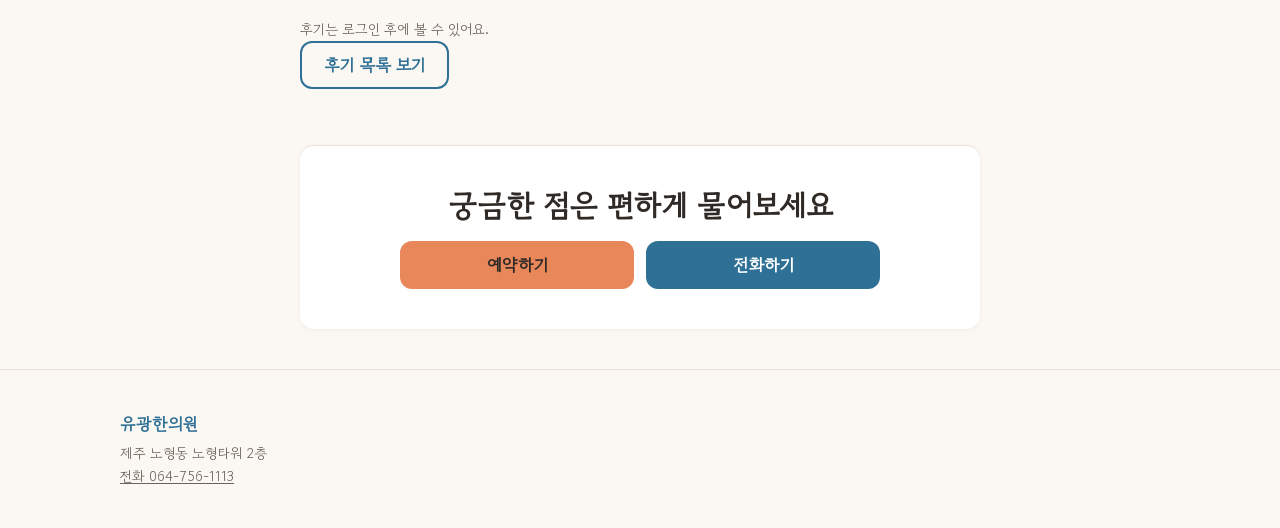
<file: subjects/pain.html>
<!doctype html>
<html lang="ko">
<head>
  <meta charset="utf-8">
  <meta name="viewport" content="width=device-width, initial-scale=1">
  <title>허리·어깨 등 통증 | 제주 노형동 한의원 유광한의원</title>
  <meta name="description" content="제주 노형동 유광한의원의 허리·어깨 등 통증 안내. 척추, 관절, 근육의 문제를 원인부터 살펴 증상과 체질에 맞게 치료해요.">
  <link rel="stylesheet" href="../css/tokens.css">
  <link rel="stylesheet" href="../css/base.css">
  <link rel="stylesheet" href="../css/components.css">
  <link rel="stylesheet" href="../css/main.css">
  <link rel="stylesheet" href="../css/subject.css">
</head>
<body>
  <svg width="0" height="0" style="position:absolute" aria-hidden="true" focusable="false">
    <defs>
      <symbol id="i-joint" viewBox="0 0 24 24" fill="none" stroke="currentColor" stroke-width="1.8" stroke-linecap="round" stroke-linejoin="round"><path d="M8 3v6a4 4 0 0 0 8 0V3"/><path d="M8 21v-6M16 21v-6"/><circle cx="12" cy="12" r="1.5"/></symbol>
      <symbol id="i-spine" viewBox="0 0 24 24" fill="none" stroke="currentColor" stroke-width="1.8" stroke-linecap="round" stroke-linejoin="round"><rect x="8" y="3" width="8" height="4" rx="1.5"/><rect x="8" y="10" width="8" height="4" rx="1.5"/><rect x="8" y="17" width="8" height="4" rx="1.5"/></symbol>
      <symbol id="i-car" viewBox="0 0 24 24" fill="none" stroke="currentColor" stroke-width="1.8" stroke-linecap="round" stroke-linejoin="round"><path d="M4 16v-3l2-5h12l2 5v3"/><path d="M3 16h18v2H3z"/><circle cx="7.5" cy="13" r=".6"/><circle cx="16.5" cy="13" r=".6"/></symbol>
      <symbol id="i-nose" viewBox="0 0 24 24" fill="none" stroke="currentColor" stroke-width="1.8" stroke-linecap="round" stroke-linejoin="round"><path d="M12 3v8c0 2-2 3-2 5a2 2 0 0 0 4 0"/><path d="M6 17c-1.5.5-2 2-2 3M18 17c1.5.5 2 2 2 3"/></symbol>
      <symbol id="i-stomach" viewBox="0 0 24 24" fill="none" stroke="currentColor" stroke-width="1.8" stroke-linecap="round" stroke-linejoin="round"><path d="M9 3v4c0 3-4 3-4 8a5 5 0 0 0 10 0c0-2-1-3-3-3-2 0-3-1-3-3V3"/></symbol>
      <symbol id="i-battery" viewBox="0 0 24 24" fill="none" stroke="currentColor" stroke-width="1.8" stroke-linecap="round" stroke-linejoin="round"><rect x="3" y="8" width="16" height="9" rx="2"/><path d="M21 11v3"/><path d="M7 12.5h4"/></symbol>
      <symbol id="i-heart" viewBox="0 0 24 24" fill="none" stroke="currentColor" stroke-width="1.8" stroke-linecap="round" stroke-linejoin="round"><path d="M12 20s-7-4.5-7-10a4 4 0 0 1 7-2.5A4 4 0 0 1 19 10c0 5.5-7 10-7 10z"/></symbol>
      <symbol id="i-child" viewBox="0 0 24 24" fill="none" stroke="currentColor" stroke-width="1.8" stroke-linecap="round" stroke-linejoin="round"><circle cx="12" cy="8" r="4"/><path d="M5 21c0-4 3-6 7-6s7 2 7 6"/></symbol>
      <symbol id="i-head" viewBox="0 0 24 24" fill="none" stroke="currentColor" stroke-width="1.8" stroke-linecap="round" stroke-linejoin="round"><circle cx="12" cy="12" r="8"/><path d="M8.5 10.5h.01M15.5 10.5h.01M9 15c1 1 5 1 6 0"/></symbol>
      <symbol id="i-scale" viewBox="0 0 24 24" fill="none" stroke="currentColor" stroke-width="1.8" stroke-linecap="round" stroke-linejoin="round"><rect x="4" y="4" width="16" height="16" rx="3"/><path d="M8 9a4 4 0 0 1 8 0M12 9l2-2"/></symbol>
      <symbol id="i-face" viewBox="0 0 24 24" fill="none" stroke="currentColor" stroke-width="1.8" stroke-linecap="round" stroke-linejoin="round"><circle cx="12" cy="12" r="8"/><path d="M9 10h.01M15 10h.01M9 15c1.2 1 4.8 1 6 0"/></symbol>
    </defs>
  </svg>

  <header class="site-header">
    <div class="site-header__inner">
      <a class="logo" href="../index.html">유광한의원</a>
      <a class="btn btn--point" href="https://booking.naver.com/booking/13/bizes/1227770" target="_blank" rel="noopener">예약</a>
      <button class="menu-toggle" type="button" aria-label="메뉴 열기" aria-controls="site-nav" aria-expanded="false">
        <svg viewBox="0 0 24 24" fill="none" stroke="currentColor" stroke-width="2" stroke-linecap="round" aria-hidden="true"><path d="M4 7h16M4 12h16M4 17h16"/></svg>
      </button>
      <nav class="site-nav" id="site-nav" aria-label="주요 메뉴">
        <ul>
          <li><a href="../index.html#symptoms">진료과목</a></li>
          <li><a href="../index.html#about">원장 이야기</a></li>
          <li><a href="../index.html#first-visit">첫 방문 안내</a></li>
          <li><a href="../index.html#faq">자주 묻는 질문</a></li>
          <li><a href="../index.html#location">오시는 길</a></li>
        </ul>
      </nav>
    </div>
  </header>

  <main>
    <div class="wrap wrap--narrow subject">
      <p class="back"><a href="../index.html#symptoms">← 진료과목 전체</a></p>

      <!-- 1. 과목명 + 한 줄 소개 -->
      <header class="subject__head">
        <svg class="subject__icon" aria-hidden="true"><use href="#i-joint"/></svg>
        <h1>허리·어깨 등 통증</h1>
        <p class="caption">통증클리닉</p>
        <p class="subject__intro">척추, 관절, 근육의 문제를 원인부터 살펴 증상과 체질에 맞게 치료해요.</p>
      </header>


      <!-- 3. 왜 생기나요 -->
      <section class="block" aria-labelledby="cause">
        <h2 id="cause">진료 방향</h2>
        <p>통증을 가라앉히는 데 그치지 않고, 척추·관절·근육의 문제를 함께 살펴요.</p>
      </section>


      <!-- 4. 유광한의원의 치료 -->
      <section class="block" aria-labelledby="tx">
        <h2 id="tx">유광한의원의 치료</h2>
        <ul class="tx-list">
          <li class="card"><h3>침치료</h3><p>정확한 자리에 놓아 통증이 적어요.</p></li>
          <li class="card"><h3>총통침법</h3><p>침을 4개 이내로 사용하는 방식이에요.</p></li>
          <li class="card"><h3>약침치료</h3><p>관리된 안전한 한약재로 만든 약침을 사용해요.</p></li>
          <li class="card"><h3>자하거약침</h3><p>회복력과 면역력을 위한 약침이에요. 자세한 내용은 칼럼에서 볼 수 있어요.</p></li>
        </ul>
      </section>

      <!-- 5. 치료 기간·횟수 -->
      <section class="block" aria-labelledby="dur">
        <h2 id="dur">치료 기간과 횟수</h2>
        <p>치료 기간과 횟수는 사람마다 달라요. 첫 상담에서 진단한 뒤 상태에 맞는 치료법을 안내해 드려요.</p>
      </section>


      <!-- 7. 과목별 자주 묻는 질문 -->
      <section class="block" aria-labelledby="faq">
        <h2 id="faq">자주 묻는 질문</h2>
        <div class="faq">
          <details><summary>침치료는 아픈가요?</summary><p>정확한 자리에 놓기 때문에 통증이 적어요.</p></details>
          <details><summary>약침은 안전한가요?</summary><p>철저히 관리된 한약재로 만든 약침을 사용해요.</p></details>
          <details><summary>진료는 어떻게 진행되나요?</summary><p>초기 상담에서 진단한 뒤 상태에 맞는 치료법을 제안해요.</p></details>
          <details><summary>교통사고 후유증도 진료하나요?</summary><p>네, 교통사고후유증 클리닉에서 진료해요.</p></details>
        </div>
      </section>

      <!-- 8. 관련 후기 (로그인 후 열람) -->
      <section class="block" aria-labelledby="rv">
        <h2 id="rv">후기</h2>
        <p class="caption">후기는 로그인 후에 볼 수 있어요.</p>
        <a class="btn btn--outline" href="https://jejuclinic.imweb.me/46" target="_blank" rel="noopener">후기 목록 보기</a>
      </section>

      <!-- 9. 예약·전화 -->
      <section class="block cta card" id="reserve" aria-labelledby="cta">
        <h2 id="cta">궁금한 점은 편하게 물어보세요</h2>
        <div class="cta__btns">
          <a class="btn btn--point" href="https://booking.naver.com/booking/13/bizes/1227770" target="_blank" rel="noopener">예약하기</a>
          <a class="btn" href="tel:" data-tel>전화하기</a>
        </div>
      </section>
    </div>
  </main>

  <footer class="site-footer">
    <div class="wrap">
      <p class="site-footer__name">유광한의원</p>
      <p class="caption">제주 노형동 노형타워 2층</p>
      <p class="caption"><a href="tel:" data-tel data-tel-text></a></p>
    </div>
  </footer>

  <nav class="bottom-bar" aria-label="빠른 연락">
    <a class="btn" href="https://talk.naver.com/ct/wgcrt8j" target="_blank" rel="noopener">톡톡</a>
    <a class="btn btn--point" href="https://booking.naver.com/booking/13/bizes/1227770" target="_blank" rel="noopener">예약</a>
    <a class="btn" href="tel:" data-tel>전화</a>
  </nav>

  <script src="../js/main.js"></script>
</body>
</html>
</file>
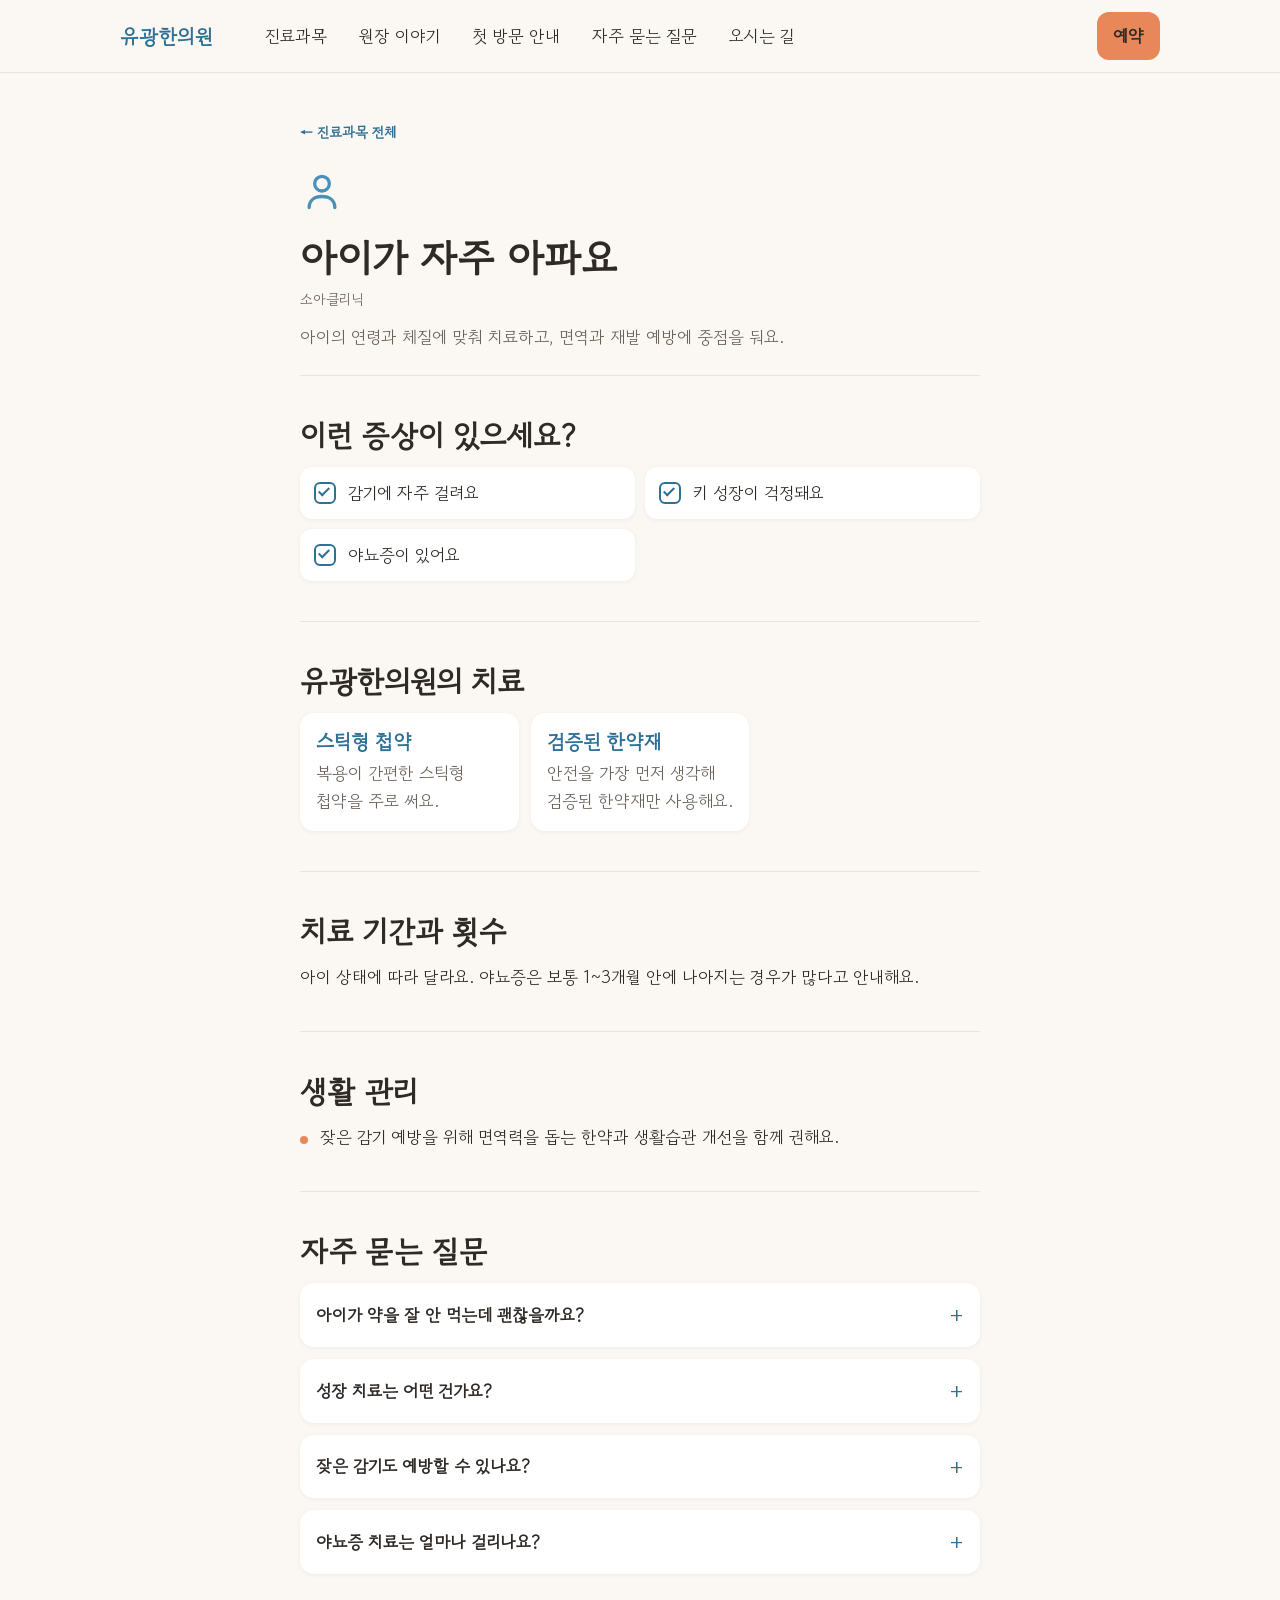
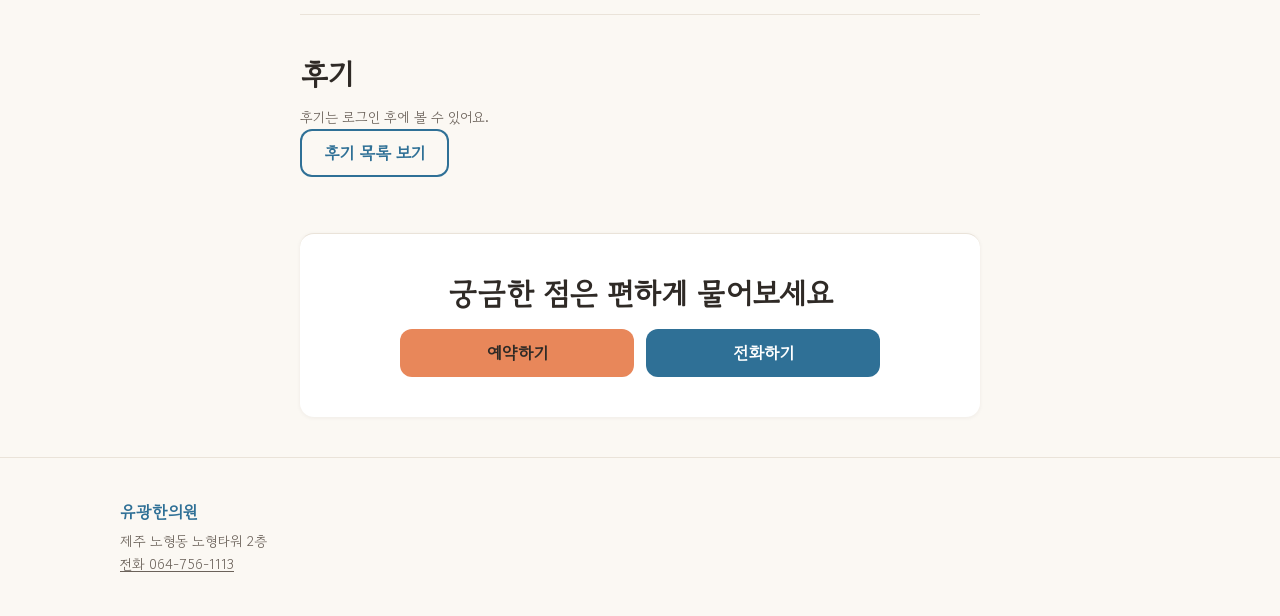
<file: subjects/pediatric.html>
<!doctype html>
<html lang="ko">
<head>
  <meta charset="utf-8">
  <meta name="viewport" content="width=device-width, initial-scale=1">
  <title>아이가 자주 아파요 | 제주 노형동 한의원 유광한의원</title>
  <meta name="description" content="제주 노형동 유광한의원의 아이가 자주 아파요 안내. 아이의 연령과 체질에 맞춰 치료하고, 면역과 재발 예방에 중점을 둬요.">
  <link rel="stylesheet" href="../css/tokens.css">
  <link rel="stylesheet" href="../css/base.css">
  <link rel="stylesheet" href="../css/components.css">
  <link rel="stylesheet" href="../css/main.css">
  <link rel="stylesheet" href="../css/subject.css">
</head>
<body>
  <svg width="0" height="0" style="position:absolute" aria-hidden="true" focusable="false">
    <defs>
      <symbol id="i-joint" viewBox="0 0 24 24" fill="none" stroke="currentColor" stroke-width="1.8" stroke-linecap="round" stroke-linejoin="round"><path d="M8 3v6a4 4 0 0 0 8 0V3"/><path d="M8 21v-6M16 21v-6"/><circle cx="12" cy="12" r="1.5"/></symbol>
      <symbol id="i-spine" viewBox="0 0 24 24" fill="none" stroke="currentColor" stroke-width="1.8" stroke-linecap="round" stroke-linejoin="round"><rect x="8" y="3" width="8" height="4" rx="1.5"/><rect x="8" y="10" width="8" height="4" rx="1.5"/><rect x="8" y="17" width="8" height="4" rx="1.5"/></symbol>
      <symbol id="i-car" viewBox="0 0 24 24" fill="none" stroke="currentColor" stroke-width="1.8" stroke-linecap="round" stroke-linejoin="round"><path d="M4 16v-3l2-5h12l2 5v3"/><path d="M3 16h18v2H3z"/><circle cx="7.5" cy="13" r=".6"/><circle cx="16.5" cy="13" r=".6"/></symbol>
      <symbol id="i-nose" viewBox="0 0 24 24" fill="none" stroke="currentColor" stroke-width="1.8" stroke-linecap="round" stroke-linejoin="round"><path d="M12 3v8c0 2-2 3-2 5a2 2 0 0 0 4 0"/><path d="M6 17c-1.5.5-2 2-2 3M18 17c1.5.5 2 2 2 3"/></symbol>
      <symbol id="i-stomach" viewBox="0 0 24 24" fill="none" stroke="currentColor" stroke-width="1.8" stroke-linecap="round" stroke-linejoin="round"><path d="M9 3v4c0 3-4 3-4 8a5 5 0 0 0 10 0c0-2-1-3-3-3-2 0-3-1-3-3V3"/></symbol>
      <symbol id="i-battery" viewBox="0 0 24 24" fill="none" stroke="currentColor" stroke-width="1.8" stroke-linecap="round" stroke-linejoin="round"><rect x="3" y="8" width="16" height="9" rx="2"/><path d="M21 11v3"/><path d="M7 12.5h4"/></symbol>
      <symbol id="i-heart" viewBox="0 0 24 24" fill="none" stroke="currentColor" stroke-width="1.8" stroke-linecap="round" stroke-linejoin="round"><path d="M12 20s-7-4.5-7-10a4 4 0 0 1 7-2.5A4 4 0 0 1 19 10c0 5.5-7 10-7 10z"/></symbol>
      <symbol id="i-child" viewBox="0 0 24 24" fill="none" stroke="currentColor" stroke-width="1.8" stroke-linecap="round" stroke-linejoin="round"><circle cx="12" cy="8" r="4"/><path d="M5 21c0-4 3-6 7-6s7 2 7 6"/></symbol>
      <symbol id="i-head" viewBox="0 0 24 24" fill="none" stroke="currentColor" stroke-width="1.8" stroke-linecap="round" stroke-linejoin="round"><circle cx="12" cy="12" r="8"/><path d="M8.5 10.5h.01M15.5 10.5h.01M9 15c1 1 5 1 6 0"/></symbol>
      <symbol id="i-scale" viewBox="0 0 24 24" fill="none" stroke="currentColor" stroke-width="1.8" stroke-linecap="round" stroke-linejoin="round"><rect x="4" y="4" width="16" height="16" rx="3"/><path d="M8 9a4 4 0 0 1 8 0M12 9l2-2"/></symbol>
      <symbol id="i-face" viewBox="0 0 24 24" fill="none" stroke="currentColor" stroke-width="1.8" stroke-linecap="round" stroke-linejoin="round"><circle cx="12" cy="12" r="8"/><path d="M9 10h.01M15 10h.01M9 15c1.2 1 4.8 1 6 0"/></symbol>
    </defs>
  </svg>

  <header class="site-header">
    <div class="site-header__inner">
      <a class="logo" href="../index.html">유광한의원</a>
      <a class="btn btn--point" href="https://booking.naver.com/booking/13/bizes/1227770" target="_blank" rel="noopener">예약</a>
      <button class="menu-toggle" type="button" aria-label="메뉴 열기" aria-controls="site-nav" aria-expanded="false">
        <svg viewBox="0 0 24 24" fill="none" stroke="currentColor" stroke-width="2" stroke-linecap="round" aria-hidden="true"><path d="M4 7h16M4 12h16M4 17h16"/></svg>
      </button>
      <nav class="site-nav" id="site-nav" aria-label="주요 메뉴">
        <ul>
          <li><a href="../index.html#symptoms">진료과목</a></li>
          <li><a href="../index.html#about">원장 이야기</a></li>
          <li><a href="../index.html#first-visit">첫 방문 안내</a></li>
          <li><a href="../index.html#faq">자주 묻는 질문</a></li>
          <li><a href="../index.html#location">오시는 길</a></li>
        </ul>
      </nav>
    </div>
  </header>

  <main>
    <div class="wrap wrap--narrow subject">
      <p class="back"><a href="../index.html#symptoms">← 진료과목 전체</a></p>

      <!-- 1. 과목명 + 한 줄 소개 -->
      <header class="subject__head">
        <svg class="subject__icon" aria-hidden="true"><use href="#i-child"/></svg>
        <h1>아이가 자주 아파요</h1>
        <p class="caption">소아클리닉</p>
        <p class="subject__intro">아이의 연령과 체질에 맞춰 치료하고, 면역과 재발 예방에 중점을 둬요.</p>
      </header>

      <!-- 2. 이런 증상이 있으세요? -->
      <section class="block" aria-labelledby="sx">
        <h2 id="sx">이런 증상이 있으세요?</h2>
        <ul class="checklist">
          <li>감기에 자주 걸려요</li>
          <li>키 성장이 걱정돼요</li>
          <li>야뇨증이 있어요</li>
        </ul>
      </section>



      <!-- 4. 유광한의원의 치료 -->
      <section class="block" aria-labelledby="tx">
        <h2 id="tx">유광한의원의 치료</h2>
        <ul class="tx-list">
          <li class="card"><h3>스틱형 첩약</h3><p>복용이 간편한 스틱형 첩약을 주로 써요.</p></li>
          <li class="card"><h3>검증된 한약재</h3><p>안전을 가장 먼저 생각해 검증된 한약재만 사용해요.</p></li>
        </ul>
      </section>

      <!-- 5. 치료 기간·횟수 -->
      <section class="block" aria-labelledby="dur">
        <h2 id="dur">치료 기간과 횟수</h2>
        <p>아이 상태에 따라 달라요. 야뇨증은 보통 1~3개월 안에 나아지는 경우가 많다고 안내해요.</p>
      </section>

      <!-- 6. 생활 관리 -->
      <section class="block" aria-labelledby="tips">
        <h2 id="tips">생활 관리</h2>
        <ul class="tips">
          <li>잦은 감기 예방을 위해 면역력을 돕는 한약과 생활습관 개선을 함께 권해요.</li>
        </ul>
      </section>

      <!-- 7. 과목별 자주 묻는 질문 -->
      <section class="block" aria-labelledby="faq">
        <h2 id="faq">자주 묻는 질문</h2>
        <div class="faq">
          <details><summary>아이가 약을 잘 안 먹는데 괜찮을까요?</summary><p>아이 입맛을 고려해 맛을 다듬은 스틱형 첩약이라 먹기 쉬워요.</p></details>
          <details><summary>성장 치료는 어떤 건가요?</summary><p>성장판 자극과 몸의 균형 회복으로 키 성장과 체력 증진을 도와요.</p></details>
          <details><summary>잦은 감기도 예방할 수 있나요?</summary><p>면역력을 돕는 한약과 생활습관 개선을 함께 해서 도움을 드려요.</p></details>
          <details><summary>야뇨증 치료는 얼마나 걸리나요?</summary><p>상태에 따라 달라요. 보통 1~3개월 안에 나아지는 경우가 많다고 안내해요.</p></details>
        </div>
      </section>

      <!-- 8. 관련 후기 (로그인 후 열람) -->
      <section class="block" aria-labelledby="rv">
        <h2 id="rv">후기</h2>
        <p class="caption">후기는 로그인 후에 볼 수 있어요.</p>
        <a class="btn btn--outline" href="https://jejuclinic.imweb.me/46" target="_blank" rel="noopener">후기 목록 보기</a>
      </section>

      <!-- 9. 예약·전화 -->
      <section class="block cta card" id="reserve" aria-labelledby="cta">
        <h2 id="cta">궁금한 점은 편하게 물어보세요</h2>
        <div class="cta__btns">
          <a class="btn btn--point" href="https://booking.naver.com/booking/13/bizes/1227770" target="_blank" rel="noopener">예약하기</a>
          <a class="btn" href="tel:" data-tel>전화하기</a>
        </div>
      </section>
    </div>
  </main>

  <footer class="site-footer">
    <div class="wrap">
      <p class="site-footer__name">유광한의원</p>
      <p class="caption">제주 노형동 노형타워 2층</p>
      <p class="caption"><a href="tel:" data-tel data-tel-text></a></p>
    </div>
  </footer>

  <nav class="bottom-bar" aria-label="빠른 연락">
    <a class="btn" href="https://talk.naver.com/ct/wgcrt8j" target="_blank" rel="noopener">톡톡</a>
    <a class="btn btn--point" href="https://booking.naver.com/booking/13/bizes/1227770" target="_blank" rel="noopener">예약</a>
    <a class="btn" href="tel:" data-tel>전화</a>
  </nav>

  <script src="../js/main.js"></script>
</body>
</html>
</file>
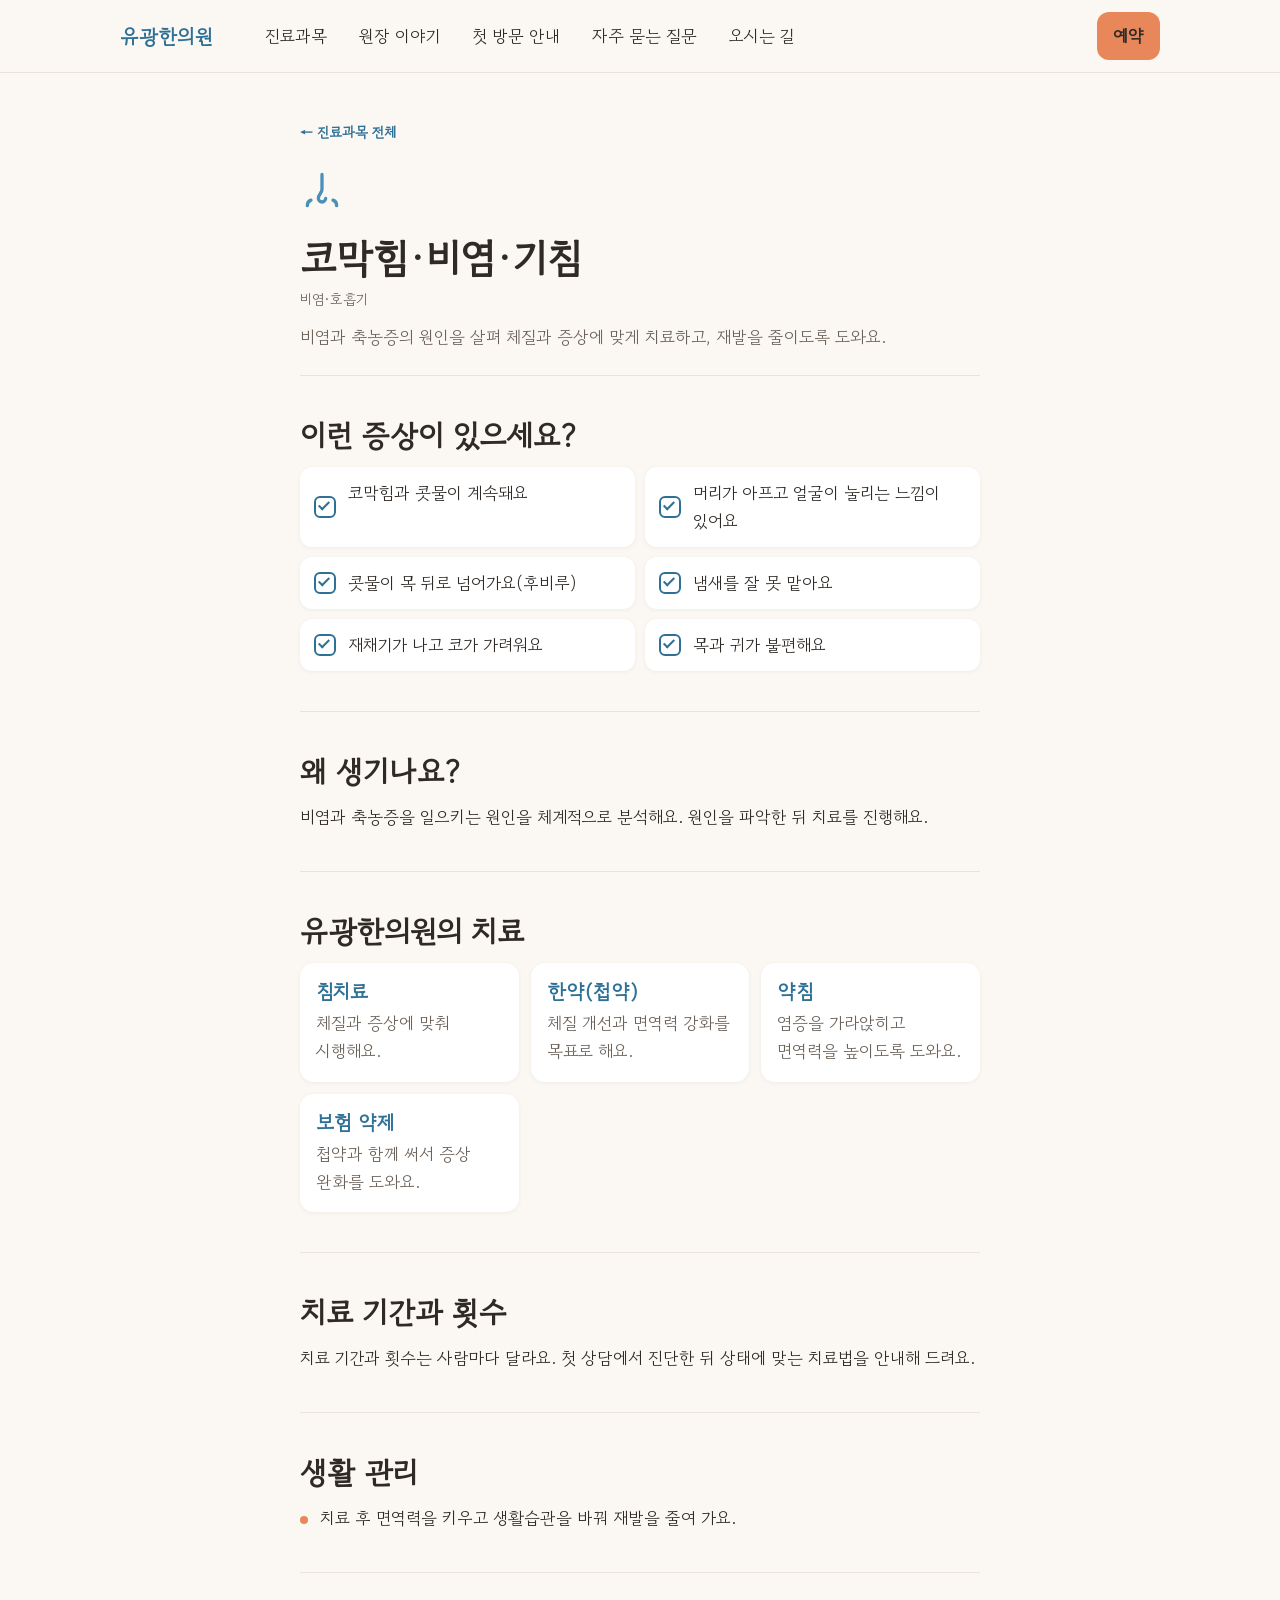
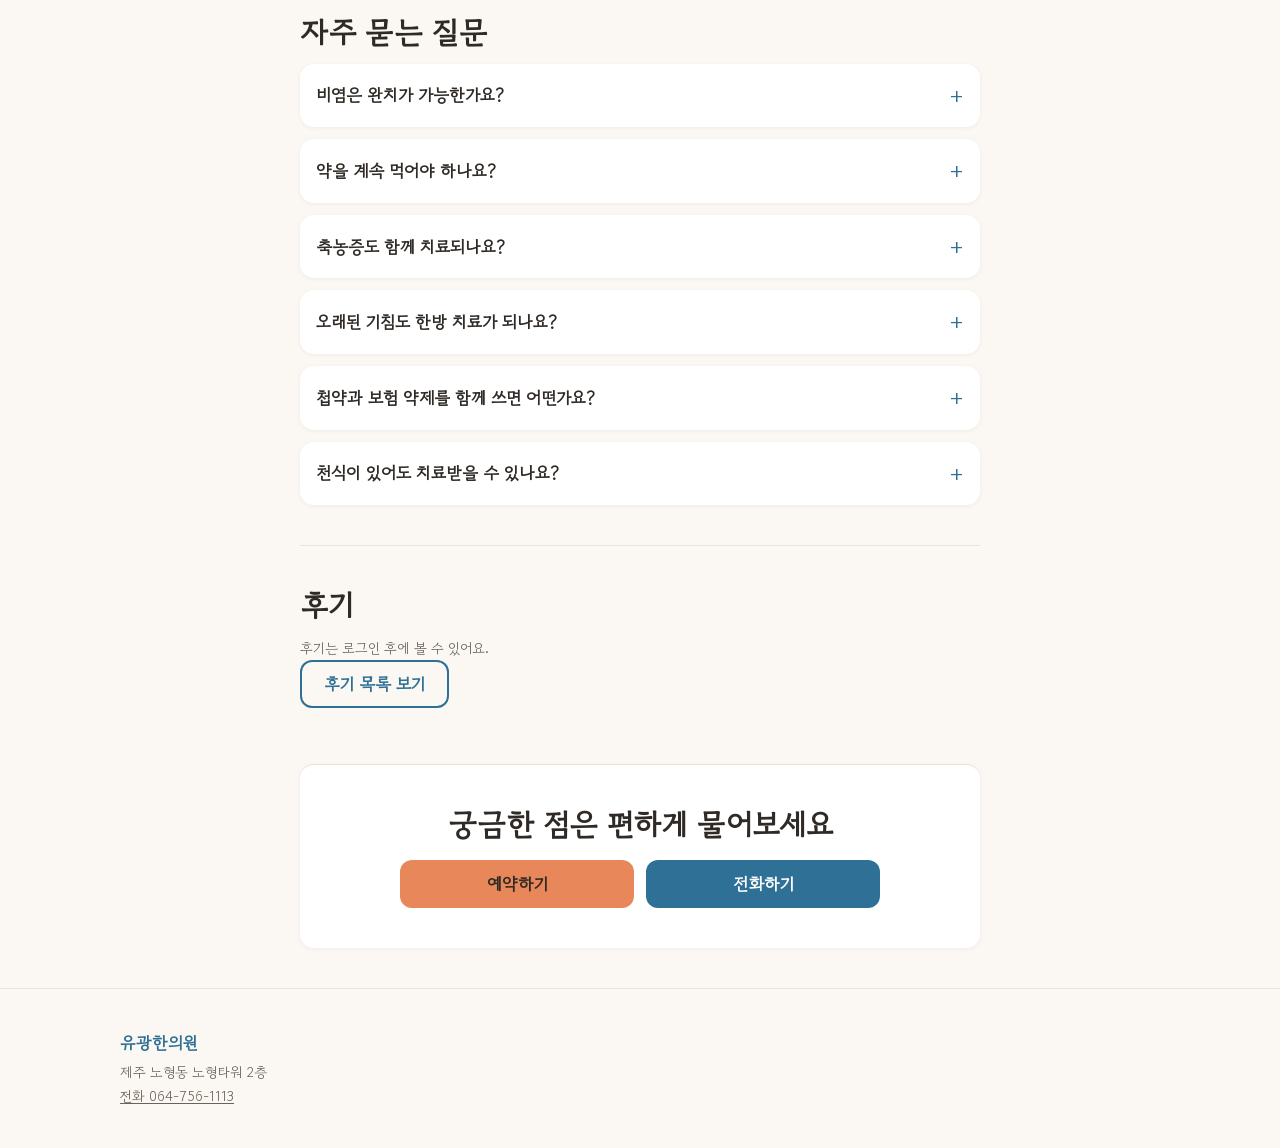
<file: subjects/rhinitis.html>
<!doctype html>
<html lang="ko">
<head>
  <meta charset="utf-8">
  <meta name="viewport" content="width=device-width, initial-scale=1">
  <title>코막힘·비염·기침 | 제주 노형동 한의원 유광한의원</title>
  <meta name="description" content="제주 노형동 유광한의원의 코막힘·비염·기침 안내. 비염과 축농증의 원인을 살펴 체질과 증상에 맞게 치료하고, 재발을 줄이도록 도와요.">
  <link rel="stylesheet" href="../css/tokens.css">
  <link rel="stylesheet" href="../css/base.css">
  <link rel="stylesheet" href="../css/components.css">
  <link rel="stylesheet" href="../css/main.css">
  <link rel="stylesheet" href="../css/subject.css">
</head>
<body>
  <svg width="0" height="0" style="position:absolute" aria-hidden="true" focusable="false">
    <defs>
      <symbol id="i-joint" viewBox="0 0 24 24" fill="none" stroke="currentColor" stroke-width="1.8" stroke-linecap="round" stroke-linejoin="round"><path d="M8 3v6a4 4 0 0 0 8 0V3"/><path d="M8 21v-6M16 21v-6"/><circle cx="12" cy="12" r="1.5"/></symbol>
      <symbol id="i-spine" viewBox="0 0 24 24" fill="none" stroke="currentColor" stroke-width="1.8" stroke-linecap="round" stroke-linejoin="round"><rect x="8" y="3" width="8" height="4" rx="1.5"/><rect x="8" y="10" width="8" height="4" rx="1.5"/><rect x="8" y="17" width="8" height="4" rx="1.5"/></symbol>
      <symbol id="i-car" viewBox="0 0 24 24" fill="none" stroke="currentColor" stroke-width="1.8" stroke-linecap="round" stroke-linejoin="round"><path d="M4 16v-3l2-5h12l2 5v3"/><path d="M3 16h18v2H3z"/><circle cx="7.5" cy="13" r=".6"/><circle cx="16.5" cy="13" r=".6"/></symbol>
      <symbol id="i-nose" viewBox="0 0 24 24" fill="none" stroke="currentColor" stroke-width="1.8" stroke-linecap="round" stroke-linejoin="round"><path d="M12 3v8c0 2-2 3-2 5a2 2 0 0 0 4 0"/><path d="M6 17c-1.5.5-2 2-2 3M18 17c1.5.5 2 2 2 3"/></symbol>
      <symbol id="i-stomach" viewBox="0 0 24 24" fill="none" stroke="currentColor" stroke-width="1.8" stroke-linecap="round" stroke-linejoin="round"><path d="M9 3v4c0 3-4 3-4 8a5 5 0 0 0 10 0c0-2-1-3-3-3-2 0-3-1-3-3V3"/></symbol>
      <symbol id="i-battery" viewBox="0 0 24 24" fill="none" stroke="currentColor" stroke-width="1.8" stroke-linecap="round" stroke-linejoin="round"><rect x="3" y="8" width="16" height="9" rx="2"/><path d="M21 11v3"/><path d="M7 12.5h4"/></symbol>
      <symbol id="i-heart" viewBox="0 0 24 24" fill="none" stroke="currentColor" stroke-width="1.8" stroke-linecap="round" stroke-linejoin="round"><path d="M12 20s-7-4.5-7-10a4 4 0 0 1 7-2.5A4 4 0 0 1 19 10c0 5.5-7 10-7 10z"/></symbol>
      <symbol id="i-child" viewBox="0 0 24 24" fill="none" stroke="currentColor" stroke-width="1.8" stroke-linecap="round" stroke-linejoin="round"><circle cx="12" cy="8" r="4"/><path d="M5 21c0-4 3-6 7-6s7 2 7 6"/></symbol>
      <symbol id="i-head" viewBox="0 0 24 24" fill="none" stroke="currentColor" stroke-width="1.8" stroke-linecap="round" stroke-linejoin="round"><circle cx="12" cy="12" r="8"/><path d="M8.5 10.5h.01M15.5 10.5h.01M9 15c1 1 5 1 6 0"/></symbol>
      <symbol id="i-scale" viewBox="0 0 24 24" fill="none" stroke="currentColor" stroke-width="1.8" stroke-linecap="round" stroke-linejoin="round"><rect x="4" y="4" width="16" height="16" rx="3"/><path d="M8 9a4 4 0 0 1 8 0M12 9l2-2"/></symbol>
      <symbol id="i-face" viewBox="0 0 24 24" fill="none" stroke="currentColor" stroke-width="1.8" stroke-linecap="round" stroke-linejoin="round"><circle cx="12" cy="12" r="8"/><path d="M9 10h.01M15 10h.01M9 15c1.2 1 4.8 1 6 0"/></symbol>
    </defs>
  </svg>

  <header class="site-header">
    <div class="site-header__inner">
      <a class="logo" href="../index.html">유광한의원</a>
      <a class="btn btn--point" href="https://booking.naver.com/booking/13/bizes/1227770" target="_blank" rel="noopener">예약</a>
      <button class="menu-toggle" type="button" aria-label="메뉴 열기" aria-controls="site-nav" aria-expanded="false">
        <svg viewBox="0 0 24 24" fill="none" stroke="currentColor" stroke-width="2" stroke-linecap="round" aria-hidden="true"><path d="M4 7h16M4 12h16M4 17h16"/></svg>
      </button>
      <nav class="site-nav" id="site-nav" aria-label="주요 메뉴">
        <ul>
          <li><a href="../index.html#symptoms">진료과목</a></li>
          <li><a href="../index.html#about">원장 이야기</a></li>
          <li><a href="../index.html#first-visit">첫 방문 안내</a></li>
          <li><a href="../index.html#faq">자주 묻는 질문</a></li>
          <li><a href="../index.html#location">오시는 길</a></li>
        </ul>
      </nav>
    </div>
  </header>

  <main>
    <div class="wrap wrap--narrow subject">
      <p class="back"><a href="../index.html#symptoms">← 진료과목 전체</a></p>

      <!-- 1. 과목명 + 한 줄 소개 -->
      <header class="subject__head">
        <svg class="subject__icon" aria-hidden="true"><use href="#i-nose"/></svg>
        <h1>코막힘·비염·기침</h1>
        <p class="caption">비염·호흡기</p>
        <p class="subject__intro">비염과 축농증의 원인을 살펴 체질과 증상에 맞게 치료하고, 재발을 줄이도록 도와요.</p>
      </header>

      <!-- 2. 이런 증상이 있으세요? -->
      <section class="block" aria-labelledby="sx">
        <h2 id="sx">이런 증상이 있으세요?</h2>
        <ul class="checklist">
          <li>코막힘과 콧물이 계속돼요</li>
          <li>머리가 아프고 얼굴이 눌리는 느낌이 있어요</li>
          <li>콧물이 목 뒤로 넘어가요(후비루)</li>
          <li>냄새를 잘 못 맡아요</li>
          <li>재채기가 나고 코가 가려워요</li>
          <li>목과 귀가 불편해요</li>
        </ul>
      </section>

      <!-- 3. 왜 생기나요 -->
      <section class="block" aria-labelledby="cause">
        <h2 id="cause">왜 생기나요?</h2>
        <p>비염과 축농증을 일으키는 원인을 체계적으로 분석해요. 원인을 파악한 뒤 치료를 진행해요.</p>
      </section>


      <!-- 4. 유광한의원의 치료 -->
      <section class="block" aria-labelledby="tx">
        <h2 id="tx">유광한의원의 치료</h2>
        <ul class="tx-list">
          <li class="card"><h3>침치료</h3><p>체질과 증상에 맞춰 시행해요.</p></li>
          <li class="card"><h3>한약(첩약)</h3><p>체질 개선과 면역력 강화를 목표로 해요.</p></li>
          <li class="card"><h3>약침</h3><p>염증을 가라앉히고 면역력을 높이도록 도와요.</p></li>
          <li class="card"><h3>보험 약제</h3><p>첩약과 함께 써서 증상 완화를 도와요.</p></li>
        </ul>
      </section>

      <!-- 5. 치료 기간·횟수 -->
      <section class="block" aria-labelledby="dur">
        <h2 id="dur">치료 기간과 횟수</h2>
        <p>치료 기간과 횟수는 사람마다 달라요. 첫 상담에서 진단한 뒤 상태에 맞는 치료법을 안내해 드려요.</p>
      </section>

      <!-- 6. 생활 관리 -->
      <section class="block" aria-labelledby="tips">
        <h2 id="tips">생활 관리</h2>
        <ul class="tips">
          <li>치료 후 면역력을 키우고 생활습관을 바꿔 재발을 줄여 가요.</li>
        </ul>
      </section>

      <!-- 7. 과목별 자주 묻는 질문 -->
      <section class="block" aria-labelledby="faq">
        <h2 id="faq">자주 묻는 질문</h2>
        <div class="faq">
          <details><summary>비염은 완치가 가능한가요?</summary><p>체질에 맞춘 치료로 증상을 줄이고 재발을 예방하는 것을 목표로 해요.</p></details>
          <details><summary>약을 계속 먹어야 하나요?</summary><p>면역력과 생활습관을 함께 관리해, 약에만 의존하지 않도록 도와요.</p></details>
          <details><summary>축농증도 함께 치료되나요?</summary><p>비염과 축농증은 밀접해서 함께 치료할 수 있어요.</p></details>
          <details><summary>오래된 기침도 한방 치료가 되나요?</summary><p>원인과 체질에 맞춘 치료로 증상을 줄이는 데 도움을 드려요.</p></details>
          <details><summary>첩약과 보험 약제를 함께 쓰면 어떤가요?</summary><p>첩약은 체질 개선과 면역력 강화를, 보험 약제는 빠른 증상 완화를 도와요.</p></details>
          <details><summary>천식이 있어도 치료받을 수 있나요?</summary><p>천식 환자를 위한 맞춤 치료 프로그램이 있어요.</p></details>
        </div>
      </section>

      <!-- 8. 관련 후기 (로그인 후 열람) -->
      <section class="block" aria-labelledby="rv">
        <h2 id="rv">후기</h2>
        <p class="caption">후기는 로그인 후에 볼 수 있어요.</p>
        <a class="btn btn--outline" href="https://jejuclinic.imweb.me/46" target="_blank" rel="noopener">후기 목록 보기</a>
      </section>

      <!-- 9. 예약·전화 -->
      <section class="block cta card" id="reserve" aria-labelledby="cta">
        <h2 id="cta">궁금한 점은 편하게 물어보세요</h2>
        <div class="cta__btns">
          <a class="btn btn--point" href="https://booking.naver.com/booking/13/bizes/1227770" target="_blank" rel="noopener">예약하기</a>
          <a class="btn" href="tel:" data-tel>전화하기</a>
        </div>
      </section>
    </div>
  </main>

  <footer class="site-footer">
    <div class="wrap">
      <p class="site-footer__name">유광한의원</p>
      <p class="caption">제주 노형동 노형타워 2층</p>
      <p class="caption"><a href="tel:" data-tel data-tel-text></a></p>
    </div>
  </footer>

  <nav class="bottom-bar" aria-label="빠른 연락">
    <a class="btn" href="https://talk.naver.com/ct/wgcrt8j" target="_blank" rel="noopener">톡톡</a>
    <a class="btn btn--point" href="https://booking.naver.com/booking/13/bizes/1227770" target="_blank" rel="noopener">예약</a>
    <a class="btn" href="tel:" data-tel>전화</a>
  </nav>

  <script src="../js/main.js"></script>
</body>
</html>
</file>
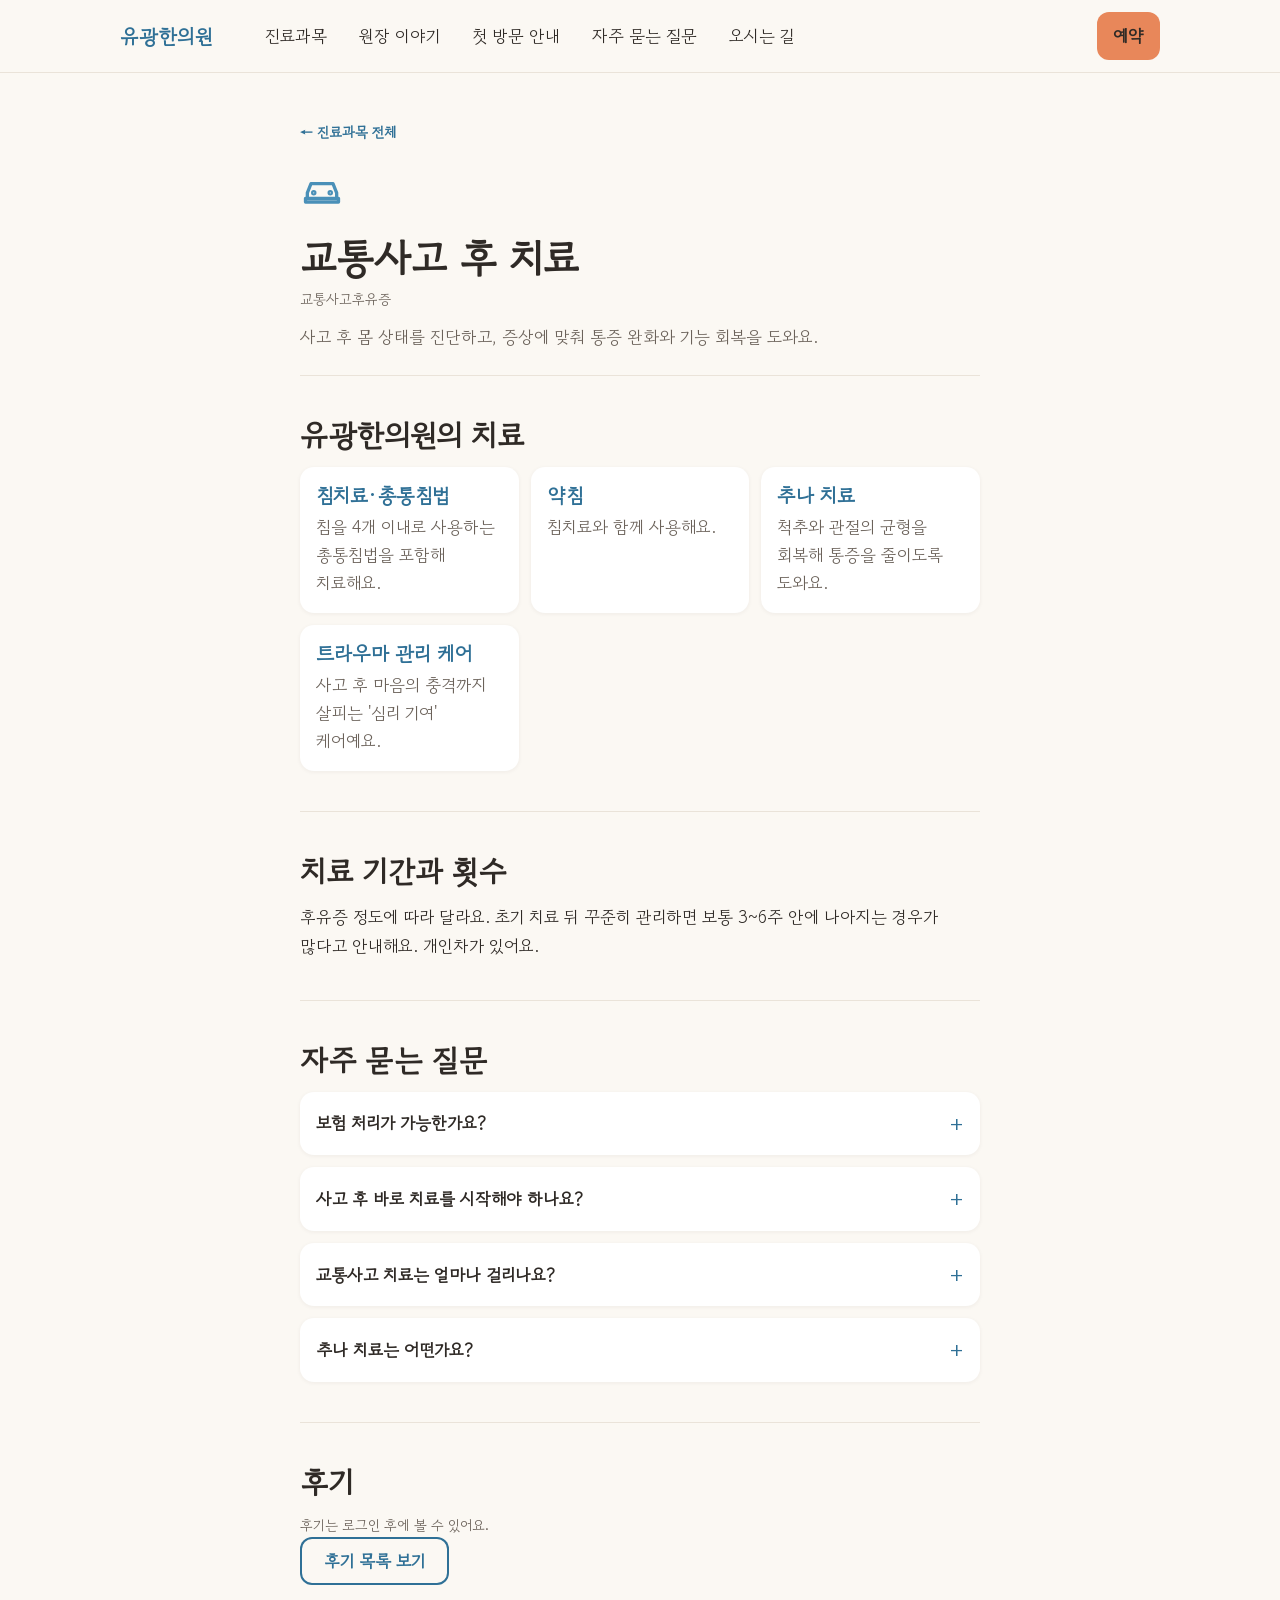
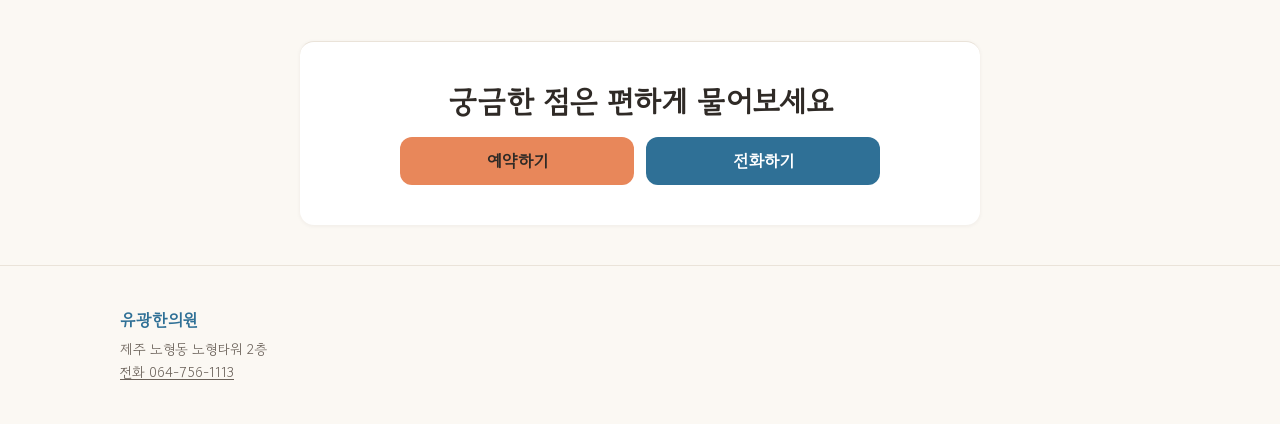
<file: subjects/traffic.html>
<!doctype html>
<html lang="ko">
<head>
  <meta charset="utf-8">
  <meta name="viewport" content="width=device-width, initial-scale=1">
  <title>교통사고 후 치료 | 제주 노형동 한의원 유광한의원</title>
  <meta name="description" content="제주 노형동 유광한의원의 교통사고 후 치료 안내. 사고 후 몸 상태를 진단하고, 증상에 맞춰 통증 완화와 기능 회복을 도와요.">
  <link rel="stylesheet" href="../css/tokens.css">
  <link rel="stylesheet" href="../css/base.css">
  <link rel="stylesheet" href="../css/components.css">
  <link rel="stylesheet" href="../css/main.css">
  <link rel="stylesheet" href="../css/subject.css">
</head>
<body>
  <svg width="0" height="0" style="position:absolute" aria-hidden="true" focusable="false">
    <defs>
      <symbol id="i-joint" viewBox="0 0 24 24" fill="none" stroke="currentColor" stroke-width="1.8" stroke-linecap="round" stroke-linejoin="round"><path d="M8 3v6a4 4 0 0 0 8 0V3"/><path d="M8 21v-6M16 21v-6"/><circle cx="12" cy="12" r="1.5"/></symbol>
      <symbol id="i-spine" viewBox="0 0 24 24" fill="none" stroke="currentColor" stroke-width="1.8" stroke-linecap="round" stroke-linejoin="round"><rect x="8" y="3" width="8" height="4" rx="1.5"/><rect x="8" y="10" width="8" height="4" rx="1.5"/><rect x="8" y="17" width="8" height="4" rx="1.5"/></symbol>
      <symbol id="i-car" viewBox="0 0 24 24" fill="none" stroke="currentColor" stroke-width="1.8" stroke-linecap="round" stroke-linejoin="round"><path d="M4 16v-3l2-5h12l2 5v3"/><path d="M3 16h18v2H3z"/><circle cx="7.5" cy="13" r=".6"/><circle cx="16.5" cy="13" r=".6"/></symbol>
      <symbol id="i-nose" viewBox="0 0 24 24" fill="none" stroke="currentColor" stroke-width="1.8" stroke-linecap="round" stroke-linejoin="round"><path d="M12 3v8c0 2-2 3-2 5a2 2 0 0 0 4 0"/><path d="M6 17c-1.5.5-2 2-2 3M18 17c1.5.5 2 2 2 3"/></symbol>
      <symbol id="i-stomach" viewBox="0 0 24 24" fill="none" stroke="currentColor" stroke-width="1.8" stroke-linecap="round" stroke-linejoin="round"><path d="M9 3v4c0 3-4 3-4 8a5 5 0 0 0 10 0c0-2-1-3-3-3-2 0-3-1-3-3V3"/></symbol>
      <symbol id="i-battery" viewBox="0 0 24 24" fill="none" stroke="currentColor" stroke-width="1.8" stroke-linecap="round" stroke-linejoin="round"><rect x="3" y="8" width="16" height="9" rx="2"/><path d="M21 11v3"/><path d="M7 12.5h4"/></symbol>
      <symbol id="i-heart" viewBox="0 0 24 24" fill="none" stroke="currentColor" stroke-width="1.8" stroke-linecap="round" stroke-linejoin="round"><path d="M12 20s-7-4.5-7-10a4 4 0 0 1 7-2.5A4 4 0 0 1 19 10c0 5.5-7 10-7 10z"/></symbol>
      <symbol id="i-child" viewBox="0 0 24 24" fill="none" stroke="currentColor" stroke-width="1.8" stroke-linecap="round" stroke-linejoin="round"><circle cx="12" cy="8" r="4"/><path d="M5 21c0-4 3-6 7-6s7 2 7 6"/></symbol>
      <symbol id="i-head" viewBox="0 0 24 24" fill="none" stroke="currentColor" stroke-width="1.8" stroke-linecap="round" stroke-linejoin="round"><circle cx="12" cy="12" r="8"/><path d="M8.5 10.5h.01M15.5 10.5h.01M9 15c1 1 5 1 6 0"/></symbol>
      <symbol id="i-scale" viewBox="0 0 24 24" fill="none" stroke="currentColor" stroke-width="1.8" stroke-linecap="round" stroke-linejoin="round"><rect x="4" y="4" width="16" height="16" rx="3"/><path d="M8 9a4 4 0 0 1 8 0M12 9l2-2"/></symbol>
      <symbol id="i-face" viewBox="0 0 24 24" fill="none" stroke="currentColor" stroke-width="1.8" stroke-linecap="round" stroke-linejoin="round"><circle cx="12" cy="12" r="8"/><path d="M9 10h.01M15 10h.01M9 15c1.2 1 4.8 1 6 0"/></symbol>
    </defs>
  </svg>

  <header class="site-header">
    <div class="site-header__inner">
      <a class="logo" href="../index.html">유광한의원</a>
      <a class="btn btn--point" href="https://booking.naver.com/booking/13/bizes/1227770" target="_blank" rel="noopener">예약</a>
      <button class="menu-toggle" type="button" aria-label="메뉴 열기" aria-controls="site-nav" aria-expanded="false">
        <svg viewBox="0 0 24 24" fill="none" stroke="currentColor" stroke-width="2" stroke-linecap="round" aria-hidden="true"><path d="M4 7h16M4 12h16M4 17h16"/></svg>
      </button>
      <nav class="site-nav" id="site-nav" aria-label="주요 메뉴">
        <ul>
          <li><a href="../index.html#symptoms">진료과목</a></li>
          <li><a href="../index.html#about">원장 이야기</a></li>
          <li><a href="../index.html#first-visit">첫 방문 안내</a></li>
          <li><a href="../index.html#faq">자주 묻는 질문</a></li>
          <li><a href="../index.html#location">오시는 길</a></li>
        </ul>
      </nav>
    </div>
  </header>

  <main>
    <div class="wrap wrap--narrow subject">
      <p class="back"><a href="../index.html#symptoms">← 진료과목 전체</a></p>

      <!-- 1. 과목명 + 한 줄 소개 -->
      <header class="subject__head">
        <svg class="subject__icon" aria-hidden="true"><use href="#i-car"/></svg>
        <h1>교통사고 후 치료</h1>
        <p class="caption">교통사고후유증</p>
        <p class="subject__intro">사고 후 몸 상태를 진단하고, 증상에 맞춰 통증 완화와 기능 회복을 도와요.</p>
      </header>




      <!-- 4. 유광한의원의 치료 -->
      <section class="block" aria-labelledby="tx">
        <h2 id="tx">유광한의원의 치료</h2>
        <ul class="tx-list">
          <li class="card"><h3>침치료·총통침법</h3><p>침을 4개 이내로 사용하는 총통침법을 포함해 치료해요.</p></li>
          <li class="card"><h3>약침</h3><p>침치료와 함께 사용해요.</p></li>
          <li class="card"><h3>추나 치료</h3><p>척추와 관절의 균형을 회복해 통증을 줄이도록 도와요.</p></li>
          <li class="card"><h3>트라우마 관리 케어</h3><p>사고 후 마음의 충격까지 살피는 '심리 기여' 케어예요.</p></li>
        </ul>
      </section>

      <!-- 5. 치료 기간·횟수 -->
      <section class="block" aria-labelledby="dur">
        <h2 id="dur">치료 기간과 횟수</h2>
        <p>후유증 정도에 따라 달라요. 초기 치료 뒤 꾸준히 관리하면 보통 3~6주 안에 나아지는 경우가 많다고 안내해요. 개인차가 있어요.</p>
      </section>


      <!-- 7. 과목별 자주 묻는 질문 -->
      <section class="block" aria-labelledby="faq">
        <h2 id="faq">자주 묻는 질문</h2>
        <div class="faq">
          <details><summary>보험 처리가 가능한가요?</summary><p>자동차보험으로 진료할 수 있고 본인부담금은 없어요. 사고접수번호나 담당자 연락처를 알려주시면 접수 절차를 도와드려요.</p></details>
          <details><summary>사고 후 바로 치료를 시작해야 하나요?</summary><p>가능한 빨리 오시길 권해요. 일찍 시작하면 후유증을 줄이는 데 도움이 돼요.</p></details>
          <details><summary>교통사고 치료는 얼마나 걸리나요?</summary><p>후유증 정도에 따라 달라요. 보통 3~6주 안에 나아지는 경우가 많다고 안내해요.</p></details>
          <details><summary>추나 치료는 어떤가요?</summary><p>척추와 관절의 균형을 맞춰 통증을 줄이고 몸의 기능을 되찾도록 도와요.</p></details>
        </div>
      </section>

      <!-- 8. 관련 후기 (로그인 후 열람) -->
      <section class="block" aria-labelledby="rv">
        <h2 id="rv">후기</h2>
        <p class="caption">후기는 로그인 후에 볼 수 있어요.</p>
        <a class="btn btn--outline" href="https://jejuclinic.imweb.me/46" target="_blank" rel="noopener">후기 목록 보기</a>
      </section>

      <!-- 9. 예약·전화 -->
      <section class="block cta card" id="reserve" aria-labelledby="cta">
        <h2 id="cta">궁금한 점은 편하게 물어보세요</h2>
        <div class="cta__btns">
          <a class="btn btn--point" href="https://booking.naver.com/booking/13/bizes/1227770" target="_blank" rel="noopener">예약하기</a>
          <a class="btn" href="tel:" data-tel>전화하기</a>
        </div>
      </section>
    </div>
  </main>

  <footer class="site-footer">
    <div class="wrap">
      <p class="site-footer__name">유광한의원</p>
      <p class="caption">제주 노형동 노형타워 2층</p>
      <p class="caption"><a href="tel:" data-tel data-tel-text></a></p>
    </div>
  </footer>

  <nav class="bottom-bar" aria-label="빠른 연락">
    <a class="btn" href="https://talk.naver.com/ct/wgcrt8j" target="_blank" rel="noopener">톡톡</a>
    <a class="btn btn--point" href="https://booking.naver.com/booking/13/bizes/1227770" target="_blank" rel="noopener">예약</a>
    <a class="btn" href="tel:" data-tel>전화</a>
  </nav>

  <script src="../js/main.js"></script>
</body>
</html>
</file>
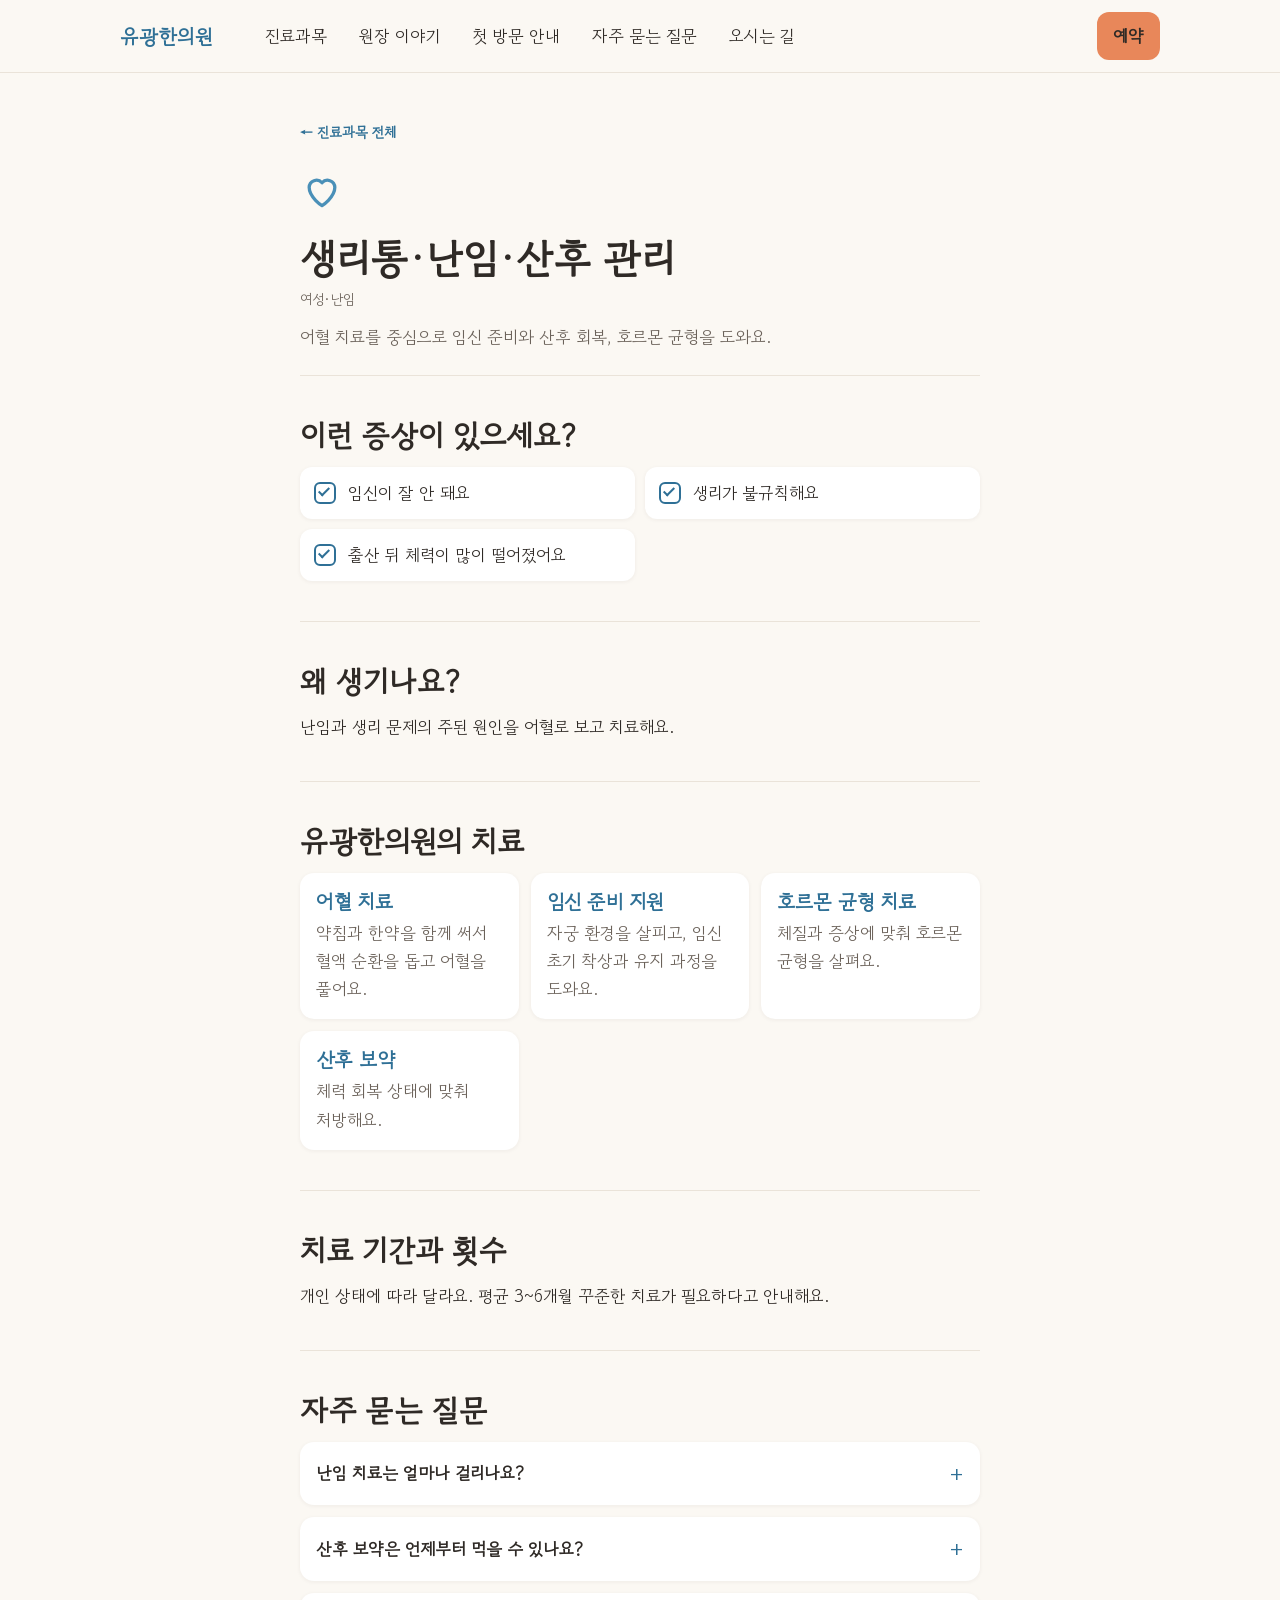
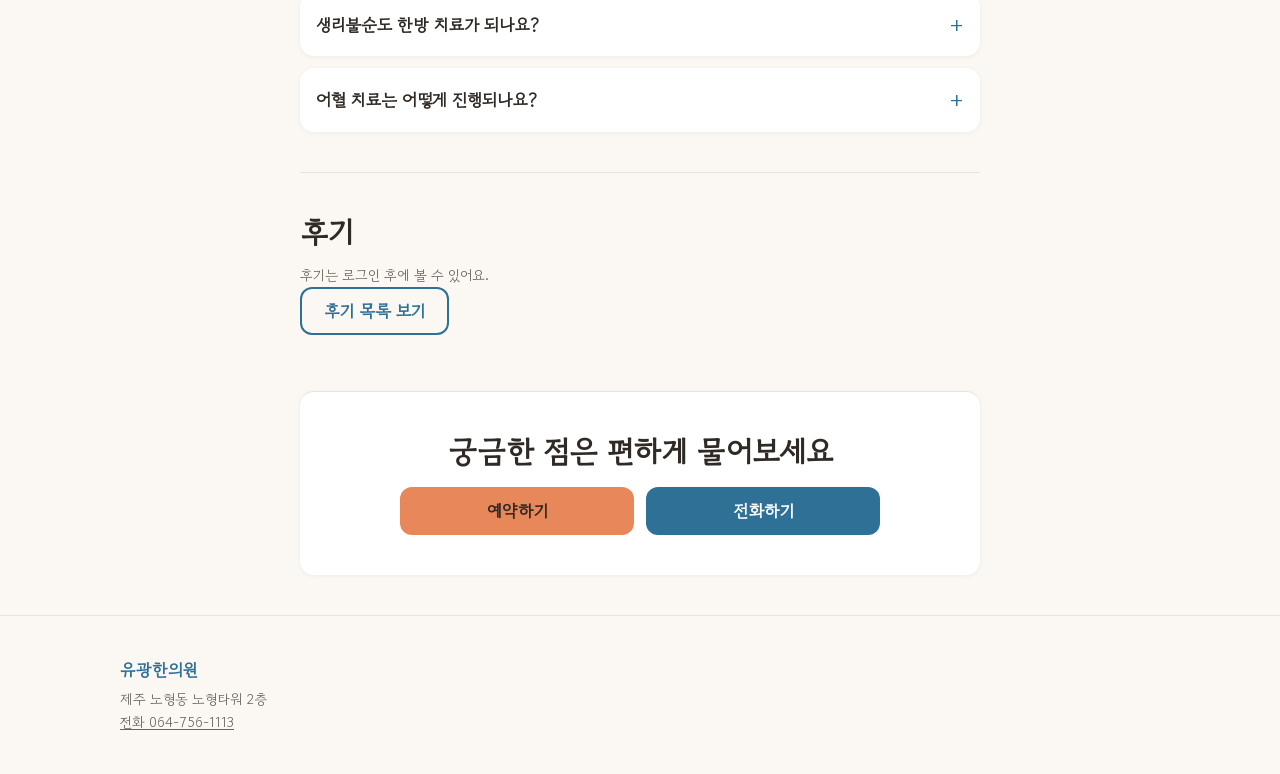
<file: subjects/women.html>
<!doctype html>
<html lang="ko">
<head>
  <meta charset="utf-8">
  <meta name="viewport" content="width=device-width, initial-scale=1">
  <title>생리통·난임·산후 관리 | 제주 노형동 한의원 유광한의원</title>
  <meta name="description" content="제주 노형동 유광한의원의 생리통·난임·산후 관리 안내. 어혈 치료를 중심으로 임신 준비와 산후 회복, 호르몬 균형을 도와요.">
  <link rel="stylesheet" href="../css/tokens.css">
  <link rel="stylesheet" href="../css/base.css">
  <link rel="stylesheet" href="../css/components.css">
  <link rel="stylesheet" href="../css/main.css">
  <link rel="stylesheet" href="../css/subject.css">
</head>
<body>
  <svg width="0" height="0" style="position:absolute" aria-hidden="true" focusable="false">
    <defs>
      <symbol id="i-joint" viewBox="0 0 24 24" fill="none" stroke="currentColor" stroke-width="1.8" stroke-linecap="round" stroke-linejoin="round"><path d="M8 3v6a4 4 0 0 0 8 0V3"/><path d="M8 21v-6M16 21v-6"/><circle cx="12" cy="12" r="1.5"/></symbol>
      <symbol id="i-spine" viewBox="0 0 24 24" fill="none" stroke="currentColor" stroke-width="1.8" stroke-linecap="round" stroke-linejoin="round"><rect x="8" y="3" width="8" height="4" rx="1.5"/><rect x="8" y="10" width="8" height="4" rx="1.5"/><rect x="8" y="17" width="8" height="4" rx="1.5"/></symbol>
      <symbol id="i-car" viewBox="0 0 24 24" fill="none" stroke="currentColor" stroke-width="1.8" stroke-linecap="round" stroke-linejoin="round"><path d="M4 16v-3l2-5h12l2 5v3"/><path d="M3 16h18v2H3z"/><circle cx="7.5" cy="13" r=".6"/><circle cx="16.5" cy="13" r=".6"/></symbol>
      <symbol id="i-nose" viewBox="0 0 24 24" fill="none" stroke="currentColor" stroke-width="1.8" stroke-linecap="round" stroke-linejoin="round"><path d="M12 3v8c0 2-2 3-2 5a2 2 0 0 0 4 0"/><path d="M6 17c-1.5.5-2 2-2 3M18 17c1.5.5 2 2 2 3"/></symbol>
      <symbol id="i-stomach" viewBox="0 0 24 24" fill="none" stroke="currentColor" stroke-width="1.8" stroke-linecap="round" stroke-linejoin="round"><path d="M9 3v4c0 3-4 3-4 8a5 5 0 0 0 10 0c0-2-1-3-3-3-2 0-3-1-3-3V3"/></symbol>
      <symbol id="i-battery" viewBox="0 0 24 24" fill="none" stroke="currentColor" stroke-width="1.8" stroke-linecap="round" stroke-linejoin="round"><rect x="3" y="8" width="16" height="9" rx="2"/><path d="M21 11v3"/><path d="M7 12.5h4"/></symbol>
      <symbol id="i-heart" viewBox="0 0 24 24" fill="none" stroke="currentColor" stroke-width="1.8" stroke-linecap="round" stroke-linejoin="round"><path d="M12 20s-7-4.5-7-10a4 4 0 0 1 7-2.5A4 4 0 0 1 19 10c0 5.5-7 10-7 10z"/></symbol>
      <symbol id="i-child" viewBox="0 0 24 24" fill="none" stroke="currentColor" stroke-width="1.8" stroke-linecap="round" stroke-linejoin="round"><circle cx="12" cy="8" r="4"/><path d="M5 21c0-4 3-6 7-6s7 2 7 6"/></symbol>
      <symbol id="i-head" viewBox="0 0 24 24" fill="none" stroke="currentColor" stroke-width="1.8" stroke-linecap="round" stroke-linejoin="round"><circle cx="12" cy="12" r="8"/><path d="M8.5 10.5h.01M15.5 10.5h.01M9 15c1 1 5 1 6 0"/></symbol>
      <symbol id="i-scale" viewBox="0 0 24 24" fill="none" stroke="currentColor" stroke-width="1.8" stroke-linecap="round" stroke-linejoin="round"><rect x="4" y="4" width="16" height="16" rx="3"/><path d="M8 9a4 4 0 0 1 8 0M12 9l2-2"/></symbol>
      <symbol id="i-face" viewBox="0 0 24 24" fill="none" stroke="currentColor" stroke-width="1.8" stroke-linecap="round" stroke-linejoin="round"><circle cx="12" cy="12" r="8"/><path d="M9 10h.01M15 10h.01M9 15c1.2 1 4.8 1 6 0"/></symbol>
    </defs>
  </svg>

  <header class="site-header">
    <div class="site-header__inner">
      <a class="logo" href="../index.html">유광한의원</a>
      <a class="btn btn--point" href="https://booking.naver.com/booking/13/bizes/1227770" target="_blank" rel="noopener">예약</a>
      <button class="menu-toggle" type="button" aria-label="메뉴 열기" aria-controls="site-nav" aria-expanded="false">
        <svg viewBox="0 0 24 24" fill="none" stroke="currentColor" stroke-width="2" stroke-linecap="round" aria-hidden="true"><path d="M4 7h16M4 12h16M4 17h16"/></svg>
      </button>
      <nav class="site-nav" id="site-nav" aria-label="주요 메뉴">
        <ul>
          <li><a href="../index.html#symptoms">진료과목</a></li>
          <li><a href="../index.html#about">원장 이야기</a></li>
          <li><a href="../index.html#first-visit">첫 방문 안내</a></li>
          <li><a href="../index.html#faq">자주 묻는 질문</a></li>
          <li><a href="../index.html#location">오시는 길</a></li>
        </ul>
      </nav>
    </div>
  </header>

  <main>
    <div class="wrap wrap--narrow subject">
      <p class="back"><a href="../index.html#symptoms">← 진료과목 전체</a></p>

      <!-- 1. 과목명 + 한 줄 소개 -->
      <header class="subject__head">
        <svg class="subject__icon" aria-hidden="true"><use href="#i-heart"/></svg>
        <h1>생리통·난임·산후 관리</h1>
        <p class="caption">여성·난임</p>
        <p class="subject__intro">어혈 치료를 중심으로 임신 준비와 산후 회복, 호르몬 균형을 도와요.</p>
      </header>

      <!-- 2. 이런 증상이 있으세요? -->
      <section class="block" aria-labelledby="sx">
        <h2 id="sx">이런 증상이 있으세요?</h2>
        <ul class="checklist">
          <li>임신이 잘 안 돼요</li>
          <li>생리가 불규칙해요</li>
          <li>출산 뒤 체력이 많이 떨어졌어요</li>
        </ul>
      </section>

      <!-- 3. 왜 생기나요 -->
      <section class="block" aria-labelledby="cause">
        <h2 id="cause">왜 생기나요?</h2>
        <p>난임과 생리 문제의 주된 원인을 어혈로 보고 치료해요.</p>
      </section>


      <!-- 4. 유광한의원의 치료 -->
      <section class="block" aria-labelledby="tx">
        <h2 id="tx">유광한의원의 치료</h2>
        <ul class="tx-list">
          <li class="card"><h3>어혈 치료</h3><p>약침과 한약을 함께 써서 혈액 순환을 돕고 어혈을 풀어요.</p></li>
          <li class="card"><h3>임신 준비 지원</h3><p>자궁 환경을 살피고, 임신 초기 착상과 유지 과정을 도와요.</p></li>
          <li class="card"><h3>호르몬 균형 치료</h3><p>체질과 증상에 맞춰 호르몬 균형을 살펴요.</p></li>
          <li class="card"><h3>산후 보약</h3><p>체력 회복 상태에 맞춰 처방해요.</p></li>
        </ul>
      </section>

      <!-- 5. 치료 기간·횟수 -->
      <section class="block" aria-labelledby="dur">
        <h2 id="dur">치료 기간과 횟수</h2>
        <p>개인 상태에 따라 달라요. 평균 3~6개월 꾸준한 치료가 필요하다고 안내해요.</p>
      </section>


      <!-- 7. 과목별 자주 묻는 질문 -->
      <section class="block" aria-labelledby="faq">
        <h2 id="faq">자주 묻는 질문</h2>
        <div class="faq">
          <details><summary>난임 치료는 얼마나 걸리나요?</summary><p>개인 상태에 따라 달라요. 평균 3~6개월 꾸준한 치료가 필요하다고 안내해요.</p></details>
          <details><summary>산후 보약은 언제부터 먹을 수 있나요?</summary><p>출산 직후부터 드실 수 있어요. 체력 회복 상태에 맞춰 처방해요.</p></details>
          <details><summary>생리불순도 한방 치료가 되나요?</summary><p>호르몬 균형과 어혈 치료로 생리 주기가 안정되도록 도와요.</p></details>
          <details><summary>어혈 치료는 어떻게 진행되나요?</summary><p>약침과 한약을 함께 써서 어혈을 풀고 혈액 순환을 도와요.</p></details>
        </div>
      </section>

      <!-- 8. 관련 후기 (로그인 후 열람) -->
      <section class="block" aria-labelledby="rv">
        <h2 id="rv">후기</h2>
        <p class="caption">후기는 로그인 후에 볼 수 있어요.</p>
        <a class="btn btn--outline" href="https://jejuclinic.imweb.me/46" target="_blank" rel="noopener">후기 목록 보기</a>
      </section>

      <!-- 9. 예약·전화 -->
      <section class="block cta card" id="reserve" aria-labelledby="cta">
        <h2 id="cta">궁금한 점은 편하게 물어보세요</h2>
        <div class="cta__btns">
          <a class="btn btn--point" href="https://booking.naver.com/booking/13/bizes/1227770" target="_blank" rel="noopener">예약하기</a>
          <a class="btn" href="tel:" data-tel>전화하기</a>
        </div>
      </section>
    </div>
  </main>

  <footer class="site-footer">
    <div class="wrap">
      <p class="site-footer__name">유광한의원</p>
      <p class="caption">제주 노형동 노형타워 2층</p>
      <p class="caption"><a href="tel:" data-tel data-tel-text></a></p>
    </div>
  </footer>

  <nav class="bottom-bar" aria-label="빠른 연락">
    <a class="btn" href="https://talk.naver.com/ct/wgcrt8j" target="_blank" rel="noopener">톡톡</a>
    <a class="btn btn--point" href="https://booking.naver.com/booking/13/bizes/1227770" target="_blank" rel="noopener">예약</a>
    <a class="btn" href="tel:" data-tel>전화</a>
  </nav>

  <script src="../js/main.js"></script>
</body>
</html>
</file>
<file: css/tokens.css>
/* 유광한의원 디자인 토큰 (PRD 8장) — 색상값은 제안값, 시안 단계에서 확정 */
:root {
  /* 색 4개 + 카드 흰색 */
  --color-bg: #FBF8F3;          /* 배경: 따뜻한 아이보리 */
  --color-card: #FFFFFF;
  --color-main: #4A90B8;        /* 메인: 아이콘·장식용 (흰 글자와는 대비 부족) */
  --color-main-strong: #2F7096; /* 메인 진한 톤: 글자·버튼용 (흰 글자 5.4:1) */
  --color-point: #E8875A;       /* 포인트: 예약 버튼·핵심 숫자 (위 글자는 --color-text, 5.4:1) */
  --color-text: #2F2A26;        /* 글자: 진한 회갈색 (배경 위 13.4:1) */
  --color-text-sub: #6B625A;    /* 보조 글자 (글자색의 옅은 톤) */
  --color-line: #EAE3D9;        /* 옅은 구분선 */

  /* 글꼴: 고운돋움 하나 (Regular 400만 있음 — 굵은 글자는 브라우저가 두껍게 보정) */
  --font: "Gowun Dodum", "Malgun Gothic", "Apple SD Gothic Neo", sans-serif;

  /* 타입 스케일 5단계 (모바일) */
  --fs-page: 28px;
  --fs-section: 22px;
  --fs-card: 19px;
  --fs-body: 17px;
  --fs-caption: 14px;
  --lh-body: 1.65;
  --lh-title: 1.3;

  /* 형태 */
  --radius: 14px;
  --radius-sm: 12px;
  --shadow: 0 1px 4px rgba(47, 42, 38, 0.06);
  --tap: 48px;                  /* 버튼·터치 영역 최소 높이 */

  /* 간격 */
  --gutter: 20px;
  --space-1: 8px;
  --space-2: 16px;
  --space-3: 24px;
  --space-4: 40px;
}
</file>
<file: css/base.css>
@import url("https://fonts.googleapis.com/css2?family=Gowun+Dodum&display=swap");

*, *::before, *::after { box-sizing: border-box; }

html { -webkit-text-size-adjust: 100%; }

body {
  margin: 0;
  background: var(--color-bg);
  color: var(--color-text);
  font-family: var(--font);
  font-size: var(--fs-body);
  font-weight: 400;
  line-height: var(--lh-body);
  word-break: keep-all;
  overflow-wrap: break-word;
}

h1, h2, h3, p { margin: 0; }

h1 { font-size: var(--fs-page); font-weight: 700; line-height: var(--lh-title); }
h2 { font-size: var(--fs-section); font-weight: 700; line-height: var(--lh-title); }
h3 { font-size: var(--fs-card); font-weight: 600; line-height: var(--lh-title); }

.caption { font-size: var(--fs-caption); color: var(--color-text-sub); }

img { max-width: 100%; display: block; }

a { color: inherit; }

:focus-visible { outline: 3px solid var(--color-main); outline-offset: 2px; }

/* 등장 애니메이션 없음 (PRD F2) */
* { animation: none !important; }

.container { padding: 0 var(--gutter); max-width: 720px; margin: 0 auto; }
.section { padding: var(--space-4) 0; }
.section > h2 { margin-bottom: var(--space-2); }
</file>
<file: css/components.css>
/* 버튼: 예약만 포인트 색, 나머지는 메인 색 (PRD C4) */
.btn {
  display: inline-flex;
  align-items: center;
  justify-content: center;
  gap: 8px;
  min-height: var(--tap);
  padding: 0 var(--space-3);
  border: 0;
  border-radius: var(--radius-sm);
  font: inherit;
  font-size: var(--fs-body);
  font-weight: 600;
  text-decoration: none;
  cursor: pointer;
  background: var(--color-main-strong);
  color: #fff;
}
.btn--point { background: var(--color-point); color: var(--color-text); }
.btn--outline {
  background: transparent;
  color: var(--color-main-strong);
  box-shadow: inset 0 0 0 2px var(--color-main-strong);
}
.btn--block { display: flex; width: 100%; }

/* 카드: 흰색, 둥근 모서리, 아주 옅은 그림자 */
.card {
  background: var(--color-card);
  border-radius: var(--radius);
  box-shadow: var(--shadow);
  padding: var(--space-3);
}

/* 아이콘 카드: 2열 격자 (진료과목) */
.grid-2 { display: grid; grid-template-columns: 1fr 1fr; gap: 12px; }
.icon-card {
  display: flex;
  flex-direction: column;
  align-items: flex-start;
  gap: var(--space-1);
  min-height: 112px;
  padding: var(--space-2);
  background: var(--color-card);
  border-radius: var(--radius);
  box-shadow: var(--shadow);
  text-decoration: none;
}
.icon-card__icon { width: 32px; height: 32px; color: var(--color-main); }
.icon-card__title { font-size: var(--fs-card); font-weight: 600; line-height: var(--lh-title); }

/* 강점 숫자 카드 */
.stat { display: flex; flex-direction: column; gap: 4px; }
.stat__num { font-size: var(--fs-page); font-weight: 700; color: #C2512A; line-height: 1.1; }
.stat__label { font-size: var(--fs-caption); color: var(--color-text-sub); }

/* 하단 고정 바: 톡톡·예약·전화 */
.bottom-bar {
  position: fixed;
  left: 0; right: 0; bottom: 0;
  display: grid;
  grid-template-columns: 1fr 1.4fr 1fr;
  gap: 8px;
  padding: 8px var(--gutter) calc(8px + env(safe-area-inset-bottom));
  background: var(--color-card);
  border-top: 1px solid var(--color-line);
}
.bottom-bar .btn { padding: 0 8px; }
</file>
<file: css/main.css>
/* 메인 페이지 레이아웃 — 모바일 우선(375px), min-width로 확장 */

body { padding-bottom: 72px; } /* 하단 고정 바 높이만큼 */

/* ---------- 헤더 (FR-01): 로고 · 예약 · 메뉴만 ---------- */
.site-header {
  position: sticky;
  top: 0;
  z-index: 10;
  background: var(--color-bg);
  border-bottom: 1px solid var(--color-line);
}
.site-header__inner {
  display: flex;
  align-items: center;
  gap: 8px;
  height: 56px;
  max-width: 1120px;
  margin: 0 auto;
  padding: 0 var(--gutter);
}
.logo {
  margin-right: auto;
  font-size: var(--fs-card);
  font-weight: 700;
  color: var(--color-main-strong);
  text-decoration: none;
}
.site-header .btn { min-height: 40px; padding: 0 16px; font-size: var(--fs-caption); }
.menu-toggle {
  display: inline-flex;
  align-items: center;
  justify-content: center;
  width: var(--tap);
  height: var(--tap);
  border: 0;
  background: transparent;
  color: var(--color-text);
  cursor: pointer;
}
.menu-toggle svg { width: 26px; height: 26px; }

.site-header__inner { position: relative; }
.site-nav {
  display: none;
  position: absolute;
  top: 100%;
  left: 0;
  right: 0;
  background: var(--color-bg);
  border-bottom: 1px solid var(--color-line);
}
.site-nav.is-open { display: block; }
.site-nav ul { list-style: none; margin: 0; padding: 8px var(--gutter) 16px; }
.site-nav a {
  display: flex;
  align-items: center;
  min-height: var(--tap);
  font-size: var(--fs-body);
  font-weight: 500;
  text-decoration: none;
}

/* ---------- 첫 화면 (FR-02) ---------- */
.hero { padding: var(--space-3) 0 var(--space-4); }
.hero__inner {
  display: grid;
  gap: var(--space-3);
  max-width: 1120px;
  margin: 0 auto;
  padding: 0 var(--gutter);
}
.hero__eyebrow { font-size: var(--fs-caption); font-weight: 600; color: var(--color-main-strong); margin-bottom: 8px; }
.hero h1 { margin-bottom: 12px; }
.hero__lead { color: var(--color-text-sub); margin-bottom: var(--space-3); }

/* 오늘 진료시간 (FR-03) */
.today {
  display: flex;
  flex-wrap: wrap;
  align-items: center;
  gap: 4px 12px;
  padding: var(--space-2);
  margin-bottom: var(--space-2);
  background: var(--color-card);
  border-radius: var(--radius);
  box-shadow: var(--shadow);
}
.today__badge {
  display: inline-flex;
  align-items: center;
  min-height: 28px;
  padding: 0 12px;
  border-radius: 999px;
  font-size: var(--fs-caption);
  font-weight: 700;
  background: var(--color-line);
  color: var(--color-text);
}
.today[data-state="open"] .today__badge { background: var(--color-main-strong); color: #fff; }
.today[data-state="lunch"] .today__badge { background: var(--color-point); color: var(--color-text); }
.today__time { font-size: var(--fs-card); font-weight: 600; }
.today__note { flex-basis: 100%; font-size: var(--fs-caption); color: var(--color-text-sub); }

.hero__actions { display: grid; gap: 12px; }

/* 사진 자리: 실제 사진(자연광·따뜻한 톤)이 오면 <img>로 교체 */
.hero__photo {
  display: flex;
  align-items: center;
  justify-content: center;
  aspect-ratio: 4 / 3;
  border-radius: var(--radius);
  background: linear-gradient(160deg, #EFE6D8, #E3EDF3);
  color: var(--color-text-sub);
  font-size: var(--fs-caption);
  text-align: center;
  padding: var(--space-2);
}
.hero__photo img { width: 100%; height: 100%; object-fit: cover; border-radius: var(--radius); }

/* ---------- 공통 섹션 폭 ---------- */
.wrap { max-width: 1120px; margin: 0 auto; padding: 0 var(--gutter); }
.section__lead { color: var(--color-text-sub); margin-bottom: var(--space-3); }

/* ---------- 진료과목 아이콘 카드 (FR-04): 모바일 2열 ---------- */
.grid-cards {
  display: grid;
  grid-template-columns: 1fr 1fr;
  gap: 12px;
  list-style: none;
  margin: 0;
  padding: 0;
}
.grid-cards .icon-card { height: 100%; min-height: 120px; color: inherit; }
.icon-card__title { word-break: keep-all; }
.icon-card__sub { display: block; margin-top: 2px; font-size: var(--fs-caption); font-weight: 400; color: var(--color-text-sub); }
.icon-card__icon { fill: none; flex-shrink: 0; }
.icon-card:active { background: #F4EFE7; }
@media (hover: hover) { .icon-card:hover { box-shadow: 0 2px 10px rgba(47, 42, 38, 0.1); } }

.section--alt { background: #F4EFE7; }
.wrap--narrow { max-width: 760px; }
.section__note { margin-top: var(--space-2); }
.visually-hidden { position: absolute; width: 1px; height: 1px; overflow: hidden; clip: rect(0 0 0 0); white-space: nowrap; }
.section[id] { scroll-margin-top: 64px; }

/* ---------- 강점 숫자 카드 ---------- */
.grid-stats { display: grid; grid-template-columns: 1fr 1fr; gap: 12px; list-style: none; margin: 0; padding: 0; }
.grid-stats .stat { padding: var(--space-2); gap: 8px; }
.grid-stats .stat__num { font-size: 26px; }
.grid-stats .stat__label { line-height: 1.45; }

/* ---------- 원장 소개 ---------- */
.about { display: grid; gap: var(--space-3); }
.about__photo {
  display: flex; align-items: center; justify-content: center; text-align: center;
  aspect-ratio: 4 / 5; max-height: 420px; width: 100%;
  border-radius: var(--radius);
  background: linear-gradient(160deg, #EFE6D8, #E3EDF3);
  color: var(--color-text-sub); font-size: var(--fs-caption); padding: var(--space-2);
}
.career { list-style: none; margin: var(--space-2) 0; padding: 0; display: grid; gap: 8px; }
.career li { position: relative; padding-left: 20px; font-weight: 500; }
.career li::before { content: ""; position: absolute; left: 0; top: 0.72em; width: 8px; height: 8px; border-radius: 50%; background: var(--color-main); }
.quote { margin: 0 0 var(--space-3); padding: var(--space-2) 0 var(--space-2) var(--space-2); border-left: 4px solid var(--color-point); font-size: var(--fs-card); font-weight: 600; line-height: 1.5; }

/* ---------- 첫 방문 안내 ---------- */
.steps { list-style: none; margin: 0; padding: 0; display: grid; gap: 12px; }
.step { display: flex; gap: var(--space-2); align-items: flex-start; padding: var(--space-2); }
.step__no { flex-shrink: 0; display: inline-flex; align-items: center; justify-content: center; width: 36px; height: 36px; border-radius: 50%; background: var(--color-main-strong); color: #fff; font-weight: 700; }
.step h3 { margin-bottom: 4px; }
.step p { color: var(--color-text-sub); }

/* ---------- FAQ (접이식) ---------- */
.faq { display: grid; gap: 12px; }
.faq details { background: var(--color-card); border-radius: var(--radius); box-shadow: var(--shadow); }
.faq summary { display: flex; align-items: center; justify-content: space-between; gap: 12px; min-height: var(--tap); padding: 12px var(--space-2); font-weight: 600; cursor: pointer; list-style: none; }
.faq summary::-webkit-details-marker { display: none; }
.faq summary::after { content: "+"; font-size: 24px; font-weight: 400; color: var(--color-main-strong); }
.faq details[open] summary::after { content: "–"; }
.faq details p { padding: 0 var(--space-2) var(--space-2); color: var(--color-text-sub); }
.faq__more { margin-top: var(--space-3); }

/* ---------- 후기 ---------- */
.review-lock { display: grid; justify-items: center; gap: 12px; text-align: center; }
.review-lock__icon { width: 36px; height: 36px; color: var(--color-main); }

/* ---------- 오시는 길 ---------- */
.location { display: grid; gap: var(--space-3); }
.map-placeholder { display: flex; align-items: center; justify-content: center; aspect-ratio: 4 / 3; border-radius: var(--radius); background: #E3EDF3; color: var(--color-text-sub); font-size: var(--fs-caption); }
.location__btns { display: grid; gap: 12px; margin-top: 12px; }
.location__info { display: grid; gap: 12px; align-content: start; }
.info h3 { font-size: var(--fs-caption); color: var(--color-main-strong); margin-top: 12px; }
.info h3:first-child { margin-top: 0; }
.card > h3 { margin-bottom: 8px; }
.hours { width: 100%; border-collapse: collapse; }
.hours th, .hours td { padding: 10px 12px; text-align: left; border-bottom: 1px solid var(--color-line); }
.hours th { font-weight: 600; width: 5em; }
.hours tr:last-child th, .hours tr:last-child td { border-bottom: 0; }
.hours tr.is-today { background: #E3EDF3; font-weight: 700; }
.hours tr.is-today th::after { content: " (오늘)"; font-size: var(--fs-caption); font-weight: 600; color: var(--color-main-strong); }
.hours .off { color: var(--color-text-sub); }

/* ---------- 푸터 ---------- */
.site-footer { padding: var(--space-4) 0; border-top: 1px solid var(--color-line); }
.site-footer__name { font-weight: 700; color: var(--color-main-strong); margin-bottom: 4px; }

/* ---------- 태블릿 ---------- */
@media (min-width: 640px) {
  :root { --gutter: 32px; --fs-page: 34px; --fs-section: 26px; }
  .hero__actions { grid-template-columns: 1fr 1fr; }
  .grid-cards { gap: 16px; }
  .grid-stats { grid-template-columns: repeat(4, 1fr); gap: 16px; }
  .steps { grid-template-columns: 1fr 1fr; }
  .location__btns { grid-template-columns: 1fr 1fr; }
  .about { grid-template-columns: 1fr 1.3fr; align-items: center; }
}

/* ---------- 데스크톱 ---------- */
@media (min-width: 960px) {
  :root { --gutter: 40px; --fs-page: 40px; --fs-section: 30px; --fs-card: 20px; }
  body { padding-bottom: 0; }
  .bottom-bar { display: none; } /* 데스크톱은 헤더·첫 화면 버튼으로 충분 */

  .site-header__inner { height: 72px; }
  .menu-toggle { display: none; }
  .site-header .btn { min-height: var(--tap); font-size: var(--fs-body); }
  .site-header__inner { gap: 16px; }
  .logo { margin-right: 0; }
  .site-nav { display: block; position: static; background: none; border: 0; order: -1; margin-right: auto; margin-left: 24px; }
  .logo { order: -2; }
  .site-nav ul { display: flex; gap: 8px; padding: 0; }
  .site-nav a { padding: 0 12px; }

  .hero { padding: var(--space-4) 0 64px; }
  .hero__inner { grid-template-columns: 1.05fr 1fr; align-items: center; gap: 56px; }
  .hero__photo { aspect-ratio: 5 / 4; }

  .grid-cards { grid-template-columns: repeat(5, 1fr); }
  .section { padding: 64px 0; }
  .grid-stats .stat__num { font-size: 32px; }
  .steps { grid-template-columns: repeat(4, 1fr); }
  .step { flex-direction: column; }
  .about { gap: 56px; }
  .location { grid-template-columns: 1.2fr 1fr; gap: 40px; align-items: start; }
  .site-footer { padding-bottom: var(--space-4); }
}
</file>
<file: css/subject.css>
/* 진료과목 상세 공통 템플릿 — 모바일 우선 */
.subject { padding-top: var(--space-3); padding-bottom: var(--space-4); }
.back { margin-bottom: var(--space-2); font-size: var(--fs-caption); }
.back a { display: inline-flex; align-items: center; min-height: 40px; color: var(--color-main-strong); font-weight: 600; text-decoration: none; }

.subject__head { padding-bottom: var(--space-3); border-bottom: 1px solid var(--color-line); }
.subject__icon { width: 44px; height: 44px; margin-bottom: 12px; color: var(--color-main); fill: none; }
.subject__head h1 { margin-bottom: 4px; }
.subject__intro { margin-top: 12px; color: var(--color-text-sub); }

.block { padding: var(--space-3) 0; }
.block + .block { border-top: 1px solid var(--color-line); }
.block > h2 { margin-bottom: 12px; }

/* 증상 체크리스트 */
.checklist { list-style: none; margin: 0; padding: 0; display: grid; gap: 10px; }
.checklist li { position: relative; padding: 12px 14px 12px 48px; background: var(--color-card); border-radius: var(--radius-sm); box-shadow: var(--shadow); }
.checklist li::before { content: ""; position: absolute; left: 14px; top: 50%; width: 22px; height: 22px; margin-top: -11px; border-radius: 6px; border: 2px solid var(--color-main-strong); }
.checklist li::after { content: ""; position: absolute; left: 21px; top: 50%; width: 6px; height: 11px; margin-top: -8px; border: solid var(--color-main-strong); border-width: 0 2.5px 2.5px 0; transform: rotate(45deg); }

/* 치료 */
.tx-list { list-style: none; margin: 0; padding: 0; display: grid; gap: 12px; }
.tx-list .card { padding: var(--space-2); }
.tx-list h3 { color: var(--color-main-strong); margin-bottom: 4px; }
.tx-list p { color: var(--color-text-sub); }

/* 팁 */
.tips { margin: 0; padding: 0; list-style: none; display: grid; gap: 10px; }
.tips li { position: relative; padding-left: 20px; }
.tips li::before { content: ""; position: absolute; left: 0; top: 0.72em; width: 8px; height: 8px; border-radius: 50%; background: var(--color-point); }

/* 마지막 CTA */
.cta { text-align: center; margin-top: var(--space-2); }
.cta h2 { margin-bottom: var(--space-2); }
.cta__btns { display: grid; gap: 12px; }

@media (min-width: 640px) {
  .checklist { grid-template-columns: 1fr 1fr; }
  .tx-list { grid-template-columns: repeat(3, 1fr); }
  .cta__btns { grid-template-columns: 1fr 1fr; max-width: 480px; margin: 0 auto; }
}
@media (min-width: 960px) {
  .subject { padding-top: var(--space-4); }
  .block { padding: var(--space-4) 0; }
}
</file>
